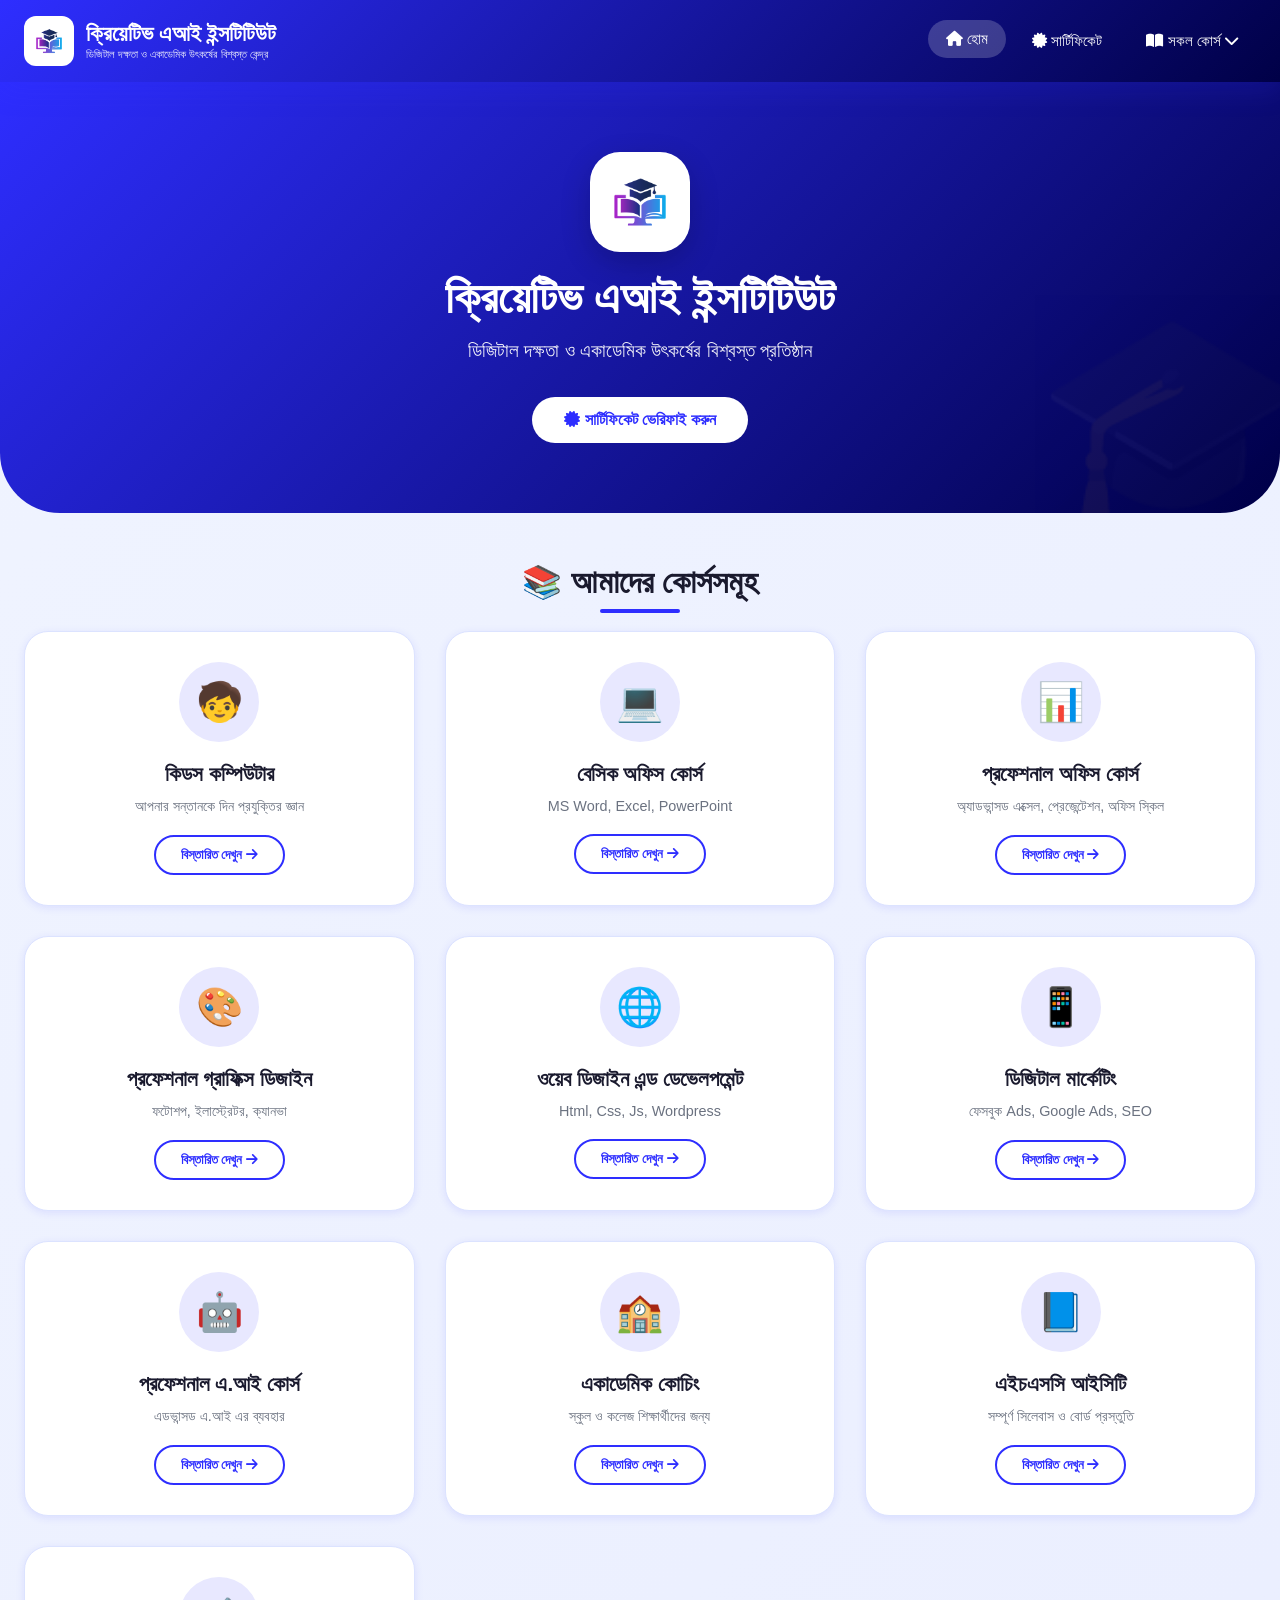
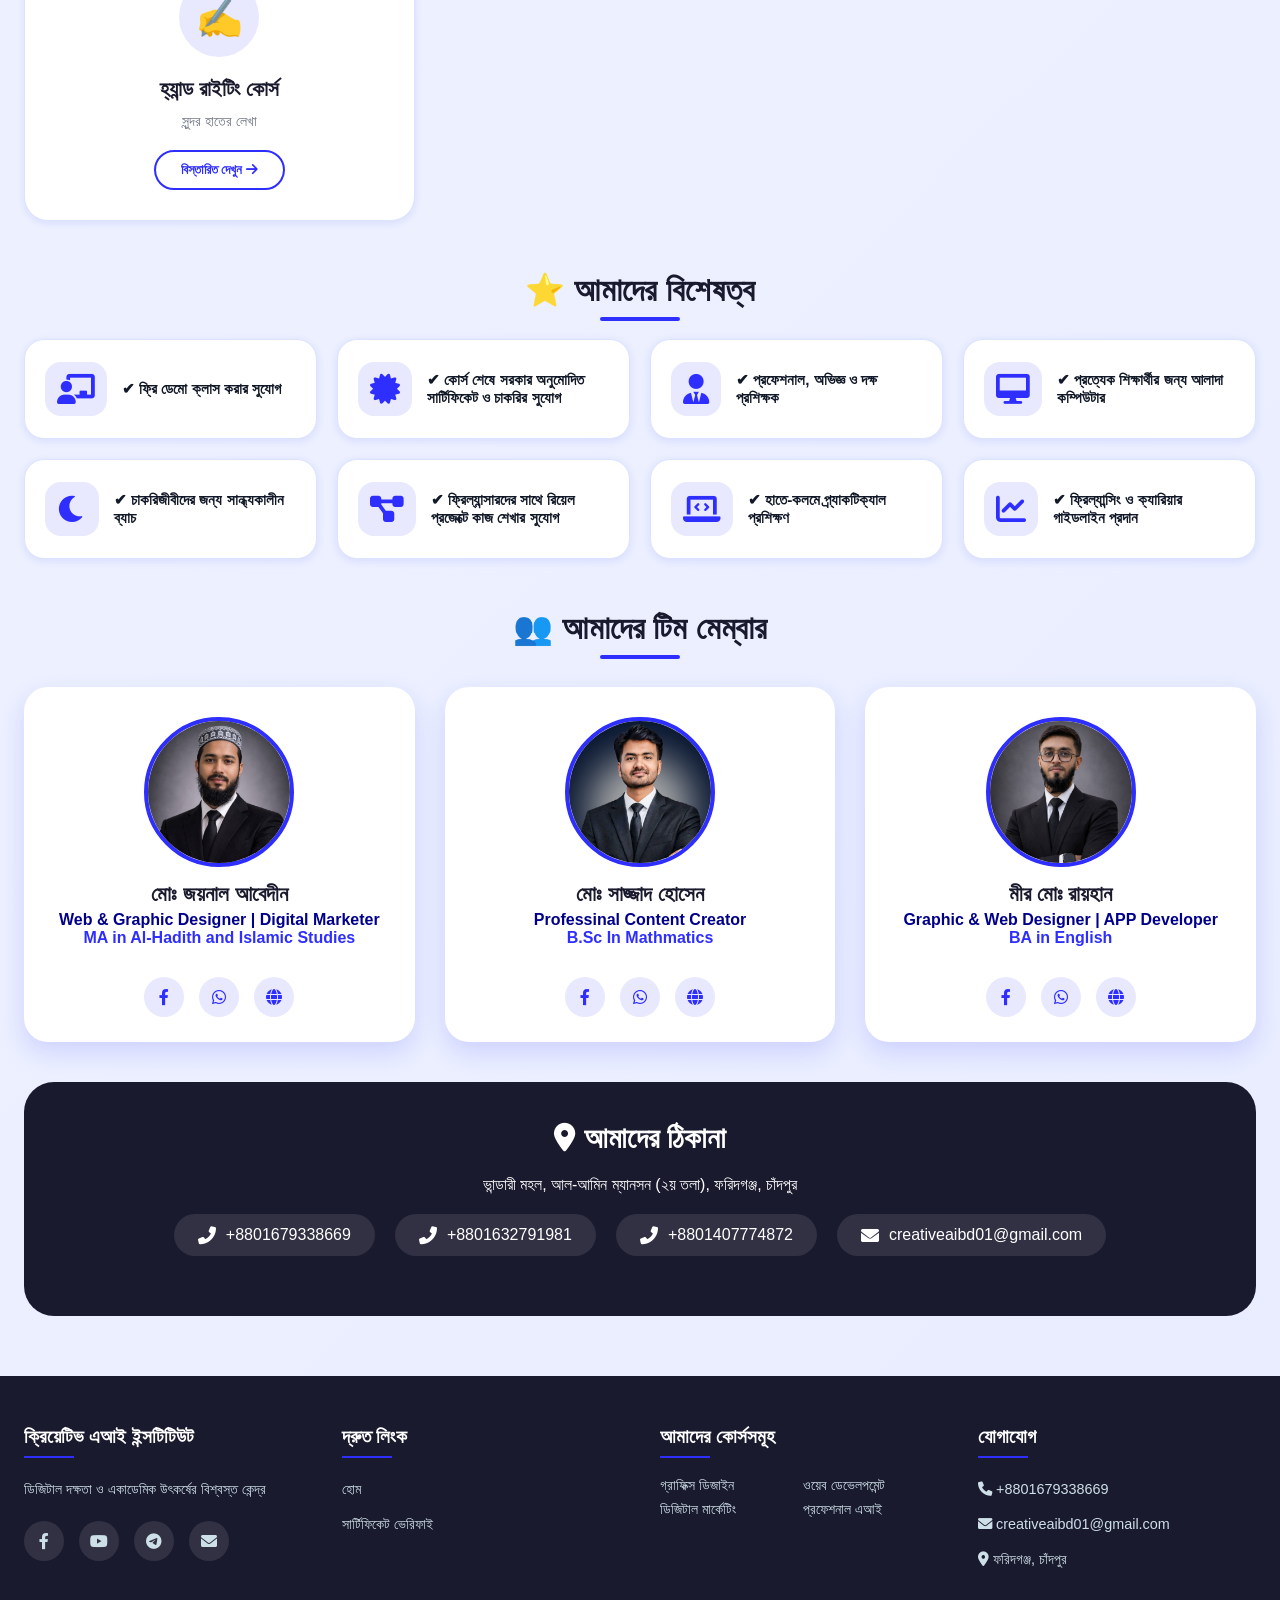
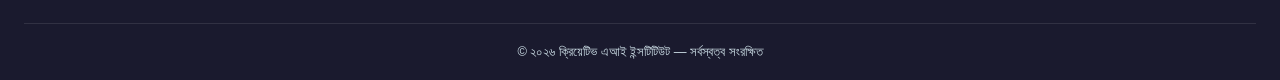
<file: index.html>
<!DOCTYPE html>
<html lang="bn">
<head>
    <meta charset="UTF-8">
    <meta name="viewport" content="width=device-width, initial-scale=1.0">
    <title>ক্রিয়েটিভ এআই ইন্সটিটিউট | ডিজিটাল দক্ষতা ও একাডেমিক উৎকর্ষ</title>
    <link rel="stylesheet" href="assets/css/style.css">
    <link href="https://fonts.googleapis.com/css2?family=Hind+Siliguri:wght@300;400;500;600;700&display=swap" rel="stylesheet">
    <link rel="stylesheet" href="https://cdnjs.cloudflare.com/ajax/libs/font-awesome/6.0.0-beta3/css/all.min.css">
</head>
<body>

<!-- ========== HEADER ========== -->
<header class="main-header">
    <div class="container">
        <div class="header-content">
            <div class="logo" onclick="location.href='index.html'">
                <img src="image/logo.png" alt="Logo" class="logo-img">
                <div class="logo-text">
                    <h1>ক্রিয়েটিভ এআই ইন্সটিটিউট</h1>
                    <p>ডিজিটাল দক্ষতা ও একাডেমিক উৎকর্ষের বিশ্বস্ত কেন্দ্র</p>
                </div>
            </div>
            <button class="hamburger" id="hamburger">
                <span></span>
                <span></span>
                <span></span>
            </button>
            <nav class="nav-menu" id="navMenu">
                <a href="index.html"><i class="fas fa-home"></i> হোম</a>
                <a href="certificate.html"><i class="fas fa-certificate"></i> সার্টিফিকেট</a>
                <div class="dropdown">
                    <button class="dropbtn"><i class="fas fa-book-open"></i> সকল কোর্স <i class="fas fa-chevron-down"></i></button>
                    <div class="dropdown-content">
                        <a href="course-details/kids-computer.html"><i class="fas fa-child"></i> কিডস কম্পিউটার</a>
                        <a href="course-details/basic-office.html"><i class="fas fa-laptop"></i> বেসিক অফিস</a>
                        <a href="course-details/professional-office.html"><i class="fas fa-chart-line"></i> প্রফেশনাল অফিস</a>
                        <a href="course-details/graphic-design.html"><i class="fas fa-palette"></i> গ্রাফিক্স ডিজাইন</a>
                        <a href="course-details/web-development.html"><i class="fas fa-code"></i> ওয়েব ডিজাইন ও ডেভেলপমেন্ট</a>
                        <a href="course-details/digital-marketing.html"><i class="fas fa-bullhorn"></i> ডিজিটাল মার্কেটিং</a>
                        <a href="course-details/professional-ai.html"><i class="fas fa-robot"></i> প্রফেশনাল এ.আই</a>
                        <a href="course-details/academic-coaching.html"><i class="fas fa-chalkboard-user"></i> একাডেমিক কোচিং</a>
                        <a href="course-details/hsc-ict.html"><i class="fas fa-book"></i> এইচএসসি আইসিটি</a>
                        <a href="course-details/hand-writing.html"><i class="fas fa-pen-fancy"></i> হ্যান্ড রাইটিং</a>
                    </div>
                </div>
            </nav>
        </div>
    </div>
</header>

<!-- ========== HERO SECTION ========== -->
<section class="hero-section">
    <div class="container">
        <div class="hero-logo">
            <img src="image/logo.png" alt="Creative AI Institute">
        </div>
        <h1>ক্রিয়েটিভ এআই ইন্সটিটিউট</h1>
        <p>ডিজিটাল দক্ষতা ও একাডেমিক উৎকর্ষের বিশ্বস্ত প্রতিষ্ঠান</p>
        <div class="hero-buttons">
            <a href="certificate.html" class="btn" style="background: white; color: var(--primary);"><i class="fas fa-certificate"></i> সার্টিফিকেট ভেরিফাই করুন</a>
        </div>
    </div>
</section>

<!-- ========== COURSES SECTION ========== -->
<div class="container">
    <h2 class="section-title">📚 আমাদের কোর্সসমূহ</h2>
    <div class="courses-grid">
        <div class="course-card" onclick="location.href='course-details/kids-computer.html'">
            <div class="course-icon">🧒</div>
            <h3>কিডস কম্পিউটার</h3>
            <p>আপনার সন্তানকে দিন প্রযুক্তির জ্ঞান</p>
            <button class="btn-details">বিস্তারিত দেখুন <i class="fas fa-arrow-right"></i></button>
        </div>
        <div class="course-card" onclick="location.href='course-details/basic-office.html'">
            <div class="course-icon">💻</div>
            <h3>বেসিক অফিস কোর্স</h3>
            <p>MS Word, Excel, PowerPoint</p>
            <button class="btn-details">বিস্তারিত দেখুন <i class="fas fa-arrow-right"></i></button>
        </div>
        <div class="course-card" onclick="location.href='course-details/professional-office.html'">
            <div class="course-icon">📊</div>
            <h3>প্রফেশনাল অফিস কোর্স</h3>
            <p>অ্যাডভান্সড এক্সেল, প্রেজেন্টেশন, অফিস স্কিল</p>
            <button class="btn-details">বিস্তারিত দেখুন <i class="fas fa-arrow-right"></i></button>
        </div>
        <div class="course-card" onclick="location.href='course-details/graphic-design.html'">
            <div class="course-icon">🎨</div>
            <h3>প্রফেশনাল গ্রাফিক্স ডিজাইন</h3>
            <p>ফটোশপ, ইলাস্ট্রেটর, ক্যানভা</p>
            <button class="btn-details">বিস্তারিত দেখুন <i class="fas fa-arrow-right"></i></button>
        </div>
        <div class="course-card" onclick="location.href='course-details/web-development.html'">
            <div class="course-icon">🌐</div>
            <h3>ওয়েব ডিজাইন এন্ড ডেভেলপমেন্ট</h3>
            <p>Html, Css, Js, Wordpress</p>
            <button class="btn-details">বিস্তারিত দেখুন <i class="fas fa-arrow-right"></i></button>
        </div>
        <div class="course-card" onclick="location.href='course-details/digital-marketing.html'">
            <div class="course-icon">📱</div>
            <h3>ডিজিটাল মার্কেটিং</h3>
            <p>ফেসবুক Ads, Google Ads, SEO</p>
            <button class="btn-details">বিস্তারিত দেখুন <i class="fas fa-arrow-right"></i></button>
        </div>
        <div class="course-card" onclick="location.href='course-details/professional-ai.html'">
            <div class="course-icon">🤖</div>
            <h3>প্রফেশনাল এ.আই কোর্স</h3>
            <p>এডভান্সড এ.আই এর ব্যবহার</p>
            <button class="btn-details">বিস্তারিত দেখুন <i class="fas fa-arrow-right"></i></button>
        </div>
        <div class="course-card" onclick="location.href='course-details/academic-coaching.html'">
            <div class="course-icon">🏫</div>
            <h3>একাডেমিক কোচিং</h3>
            <p>স্কুল ও কলেজ শিক্ষার্থীদের জন্য</p>
            <button class="btn-details">বিস্তারিত দেখুন <i class="fas fa-arrow-right"></i></button>
        </div>
        <div class="course-card" onclick="location.href='course-details/hsc-ict.html'">
            <div class="course-icon">📘</div>
            <h3>এইচএসসি আইসিটি</h3>
            <p>সম্পূর্ণ সিলেবাস ও বোর্ড প্রস্তুতি</p>
            <button class="btn-details">বিস্তারিত দেখুন <i class="fas fa-arrow-right"></i></button>
        </div>
        <div class="course-card" onclick="location.href='course-details/hand-writing.html'">
            <div class="course-icon">✍️</div>
            <h3>হ্যান্ড রাইটিং কোর্স</h3>
            <p>সুন্দর হাতের লেখা</p>
            <button class="btn-details">বিস্তারিত দেখুন <i class="fas fa-arrow-right"></i></button>
        </div>
    </div>

    <!-- ========== FEATURES ========== -->
    <h2 class="section-title">⭐ আমাদের বিশেষত্ব</h2>
    <div class="features-grid">
        <div class="feature-item"><i class="fas fa-chalkboard-user"></i><span>✔ ফ্রি ডেমো ক্লাস করার সুযোগ</span></div>
        <div class="feature-item"><i class="fas fa-certificate"></i><span>✔ কোর্স শেষে সরকার অনুমোদিত সার্টিফিকেট ও চাকরির সুযোগ</span></div>
        <div class="feature-item"><i class="fas fa-user-tie"></i><span>✔ প্রফেশনাল, অভিজ্ঞ ও দক্ষ প্রশিক্ষক</span></div>
        <div class="feature-item"><i class="fas fa-desktop"></i><span>✔ প্রত্যেক শিক্ষার্থীর জন্য আলাদা কম্পিউটার</span></div>
        <div class="feature-item"><i class="fas fa-moon"></i><span>✔ চাকরিজীবীদের জন্য সান্ধ্যকালীন ব্যাচ</span></div>
        <div class="feature-item"><i class="fas fa-project-diagram"></i><span>✔ ফ্রিল্যান্সারদের সাথে রিয়েল প্রজেক্টে কাজ শেখার সুযোগ</span></div>
        <div class="feature-item"><i class="fas fa-laptop-code"></i><span>✔ হাতে-কলমে প্র্যাকটিক্যাল প্রশিক্ষণ</span></div>
        <div class="feature-item"><i class="fas fa-chart-line"></i><span>✔ ফ্রিল্যান্সিং ও ক্যারিয়ার গাইডলাইন প্রদান</span></div>
    </div>

    <!-- ========== TEAM ========== -->
    <h2 class="section-title">👥 আমাদের টিম মেম্বার</h2>
    <div class="team-grid">
        <div class="team-card">
            <img src="image/joynal.jpg" alt="Md. Joynal Abedin" class="team-image" onerror="this.src='https://via.placeholder.com/150/EB5330/white?text=JOYNAL'">
            <h3>মোঃ জয়নাল আবেদীন</h3>
            <p class="designation"> <span style="color:#00008B"> Web & Graphic Designer | Digital Marketer </span><br> MA in Al-Hadith and Islamic Studies</p>
            <div class="team-social">
                <a href="https://facebook.com/joynalar69/"><i class="fab fa-facebook-f"></i></a>
                <a href="https://wa.me/8801679338669"><i class="fab fa-whatsapp"></i></a>
                <a href="https://joynalar.netlify.app"><i class="fas fa-globe"></i></a>
            </div>
        </div>
        <div class="team-card">
            <img src="image/sazzad.jpg" alt="Md. Sajjad Hossain" class="team-image" onerror="this.src='https://via.placeholder.com/150/EB5330/white?text=SAJJAD'">
            <h3>মোঃ সাজ্জাদ হোসেন</h3>
            <p class="designation"><span style="color:#00008B"> Professinal Content Creator </span><br>B.Sc In Mathmatics</p>
            <div class="team-social">
                <a href="https://www.facebook.com/share/18qDtC4cmH/"><i class="fab fa-facebook-f"></i></a>
                <a href="https://wa.me/8801632791981"><i class="fab fa-whatsapp"></i></a>
                <a href="https://creativesazzad.netlify.app/"><i class="fas fa-globe"></i></a>
            </div>
        </div>
        <div class="team-card">
            <img src="image/rashed.jpg" alt="Md. Rashed Raihan" class="team-image" onerror="this.src='https://via.placeholder.com/150/EB5330/white?text=RASHED'">
            <h3>মীর মোঃ রায়হান</h3>
            <p class="designation"><span style="color:#00008B"> Graphic & Web Designer | APP Developer </span><br>BA in English</p>
            <div class="team-social">
                <a href="https://www.facebook.com/TechRashadRaihan"><i class="fab fa-facebook-f"></i></a>
                <a href="https://wa.me/8801407774872"><i class="fab fa-whatsapp"></i></a>
                <a href="https://techrashad.github.io/Portfolio/"><i class="fas fa-globe"></i></a>
            </div>
        </div>
    </div>

    <!-- ========== CONTACT ========== -->
    <div class="contact-info">
        <h3><i class="fas fa-map-marker-alt"></i> আমাদের ঠিকানা</h3>
        <p>ভান্ডারী মহল, আল-আমিন ম্যানসন (২য় তলা), ফরিদগঞ্জ, চাঁদপুর</p>
        <div class="contact-details">
            <div><i class="fas fa-phone-alt"></i> +8801679338669</div>
            <div><i class="fas fa-phone-alt"></i> +8801632791981</div>
            <div><i class="fas fa-phone-alt"></i> +8801407774872</div>
            <div><i class="fas fa-envelope"></i> creativeaibd01@gmail.com</div>
        </div>
    </div>
</div>

<!-- ========== FOOTER ========== -->
<footer class="main-footer">
    <div class="container">
        <div class="footer-content">
            <div class="footer-col">
                <h3>ক্রিয়েটিভ এআই ইন্সটিটিউট</h3>
                <p>ডিজিটাল দক্ষতা ও একাডেমিক উৎকর্ষের বিশ্বস্ত কেন্দ্র</p>
                <div class="social-links-footer">
                    <a href="https://www.facebook.com/share/17eVQiakV6/"><i class="fab fa-facebook-f"></i></a>
                    <a href="#"><i class="fab fa-youtube"></i></a>
					
                    <a href="#"><i class="fab fa-telegram-plane"></i></a>
					<a href="#"><i class="fa fa-envelope"></i></a>
                </div>
            </div>
            <div class="footer-col">
                <h3>দ্রুত লিংক</h3>
                <p><a href="index.html">হোম</a></p>
                <p><a href="certificate.html">সার্টিফিকেট ভেরিফাই</a></p>
            </div>
            <div class="footer-col">
                <h3>আমাদের কোর্সসমূহ</h3>
                <div class="footer-course-links">
                    <a href="course-details/graphic-design.html">গ্রাফিক্স ডিজাইন</a>
                    <a href="course-details/web-development.html">ওয়েব ডেভেলপমেন্ট</a>
                    <a href="course-details/digital-marketing.html">ডিজিটাল মার্কেটিং</a>
                    <a href="course-details/professional-ai.html">প্রফেশনাল এআই</a>
                </div>
            </div>
            <div class="footer-col">
                <h3>যোগাযোগ</h3>
                <p><i class="fas fa-phone"></i> +8801679338669</p>
                <p><i class="fas fa-envelope"></i> creativeaibd01@gmail.com</p>
                <p><i class="fas fa-map-marker-alt"></i> ফরিদগঞ্জ, চাঁদপুর</p>
            </div>
        </div>
        <div class="footer-bottom">
            <p>© ২০২৬ ক্রিয়েটিভ এআই ইন্সটিটিউট — সর্বস্বত্ব সংরক্ষিত</p>
        </div>
    </div>
</footer>

<script src="assets/js/main.js"></script>
</body>
</html>
</file>
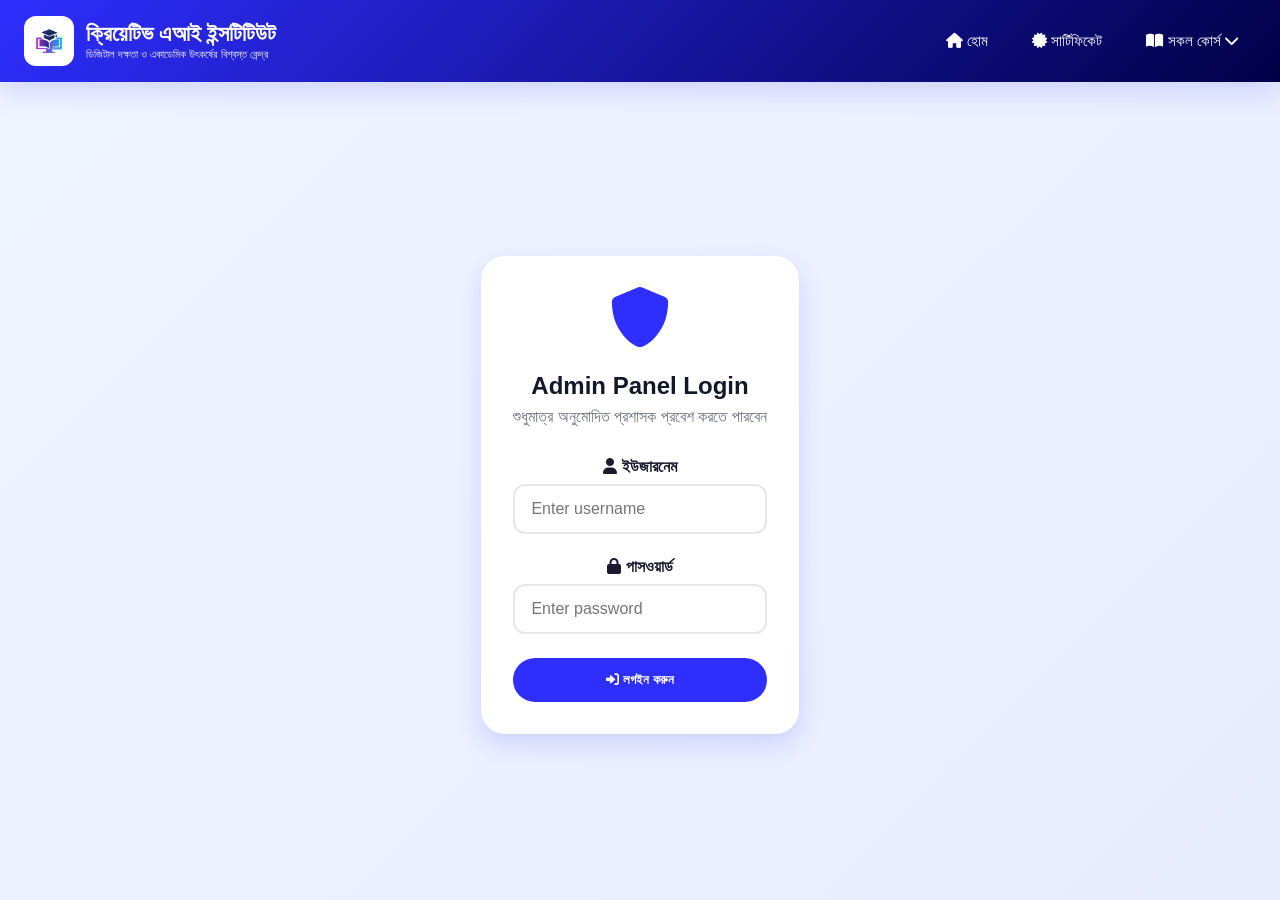
<file: admin-dashboard.html>
<!DOCTYPE html>
<html lang="bn">
<head>
    <meta charset="UTF-8">
    <meta name="viewport" content="width=device-width, initial-scale=1.0">
    <title>Admin Dashboard | Creative AI Institute</title>
    <link rel="stylesheet" href="assets/css/style.css">
    <link href="https://fonts.googleapis.com/css2?family=Hind+Siliguri:wght@300;400;500;600;700&display=swap" rel="stylesheet">
    <link rel="stylesheet" href="https://cdnjs.cloudflare.com/ajax/libs/font-awesome/6.0.0-beta3/css/all.min.css">
</head>
<body>

<header class="main-header">
    <div class="container">
        <div class="header-content">
            <div class="logo" onclick="location.href='index.html'">
                <img src="image/logo.png" alt="Logo" class="logo-img">
                <div class="logo-text">
                    <h1>ক্রিয়েটিভ এআই ইন্সটিটিউট</h1>
                    <p>ডিজিটাল দক্ষতা ও একাডেমিক উৎকর্ষের বিশ্বস্ত কেন্দ্র</p>
                </div>
            </div>
            <button class="hamburger" id="hamburger">
                <span></span>
                <span></span>
                <span></span>
            </button>
            <nav class="nav-menu" id="navMenu">
                <a href="index.html"><i class="fas fa-home"></i> হোম</a>
                <a href="certificate.html"><i class="fas fa-certificate"></i> সার্টিফিকেট</a>
                <div class="dropdown">
                    <button class="dropbtn"><i class="fas fa-book-open"></i> সকল কোর্স <i class="fas fa-chevron-down"></i></button>
                    <div class="dropdown-content">
                        <a href="course-details/kids-computer.html"><i class="fas fa-child"></i> কিডস কম্পিউটার</a>
                        <a href="course-details/basic-office.html"><i class="fas fa-laptop"></i> বেসিক অফিস</a>
                        <a href="course-details/professional-office.html"><i class="fas fa-chart-line"></i> প্রফেশনাল অফিস</a>
                        <a href="course-details/graphic-design.html"><i class="fas fa-palette"></i> গ্রাফিক্স ডিজাইন</a>
                        <a href="course-details/web-development.html"><i class="fas fa-code"></i> ওয়েব ডিজাইন ও ডেভেলপমেন্ট</a>
                        <a href="course-details/digital-marketing.html"><i class="fas fa-bullhorn"></i> ডিজিটাল মার্কেটিং</a>
                        <a href="course-details/professional-ai.html"><i class="fas fa-robot"></i> প্রফেশনাল এ.আই</a>
                        <a href="course-details/academic-coaching.html"><i class="fas fa-chalkboard-user"></i> একাডেমিক কোচিং</a>
                        <a href="course-details/hsc-ict.html"><i class="fas fa-book"></i> এইচএসসি আইসিটি</a>
                        <a href="course-details/hand-writing.html"><i class="fas fa-pen-fancy"></i> হ্যান্ড রাইটিং</a>
                    </div>
                </div>
            </nav>
        </div>
    </div>
</header>

<div class="container">
    <div id="dashboardAlert" class="alert"></div>
    
    <!-- Statistics -->
    <div style="display: grid; grid-template-columns: repeat(auto-fit, minmax(200px, 1fr)); gap: 20px; margin: 30px 0;">
        <div class="card" style="text-align: center;">
            <i class="fas fa-users" style="font-size: 40px; color: var(--primary);"></i>
            <h3 id="totalStudents">0</h3>
            <p>মোট শিক্ষার্থী</p>
        </div>
        <div class="card" style="text-align: center;">
            <i class="fas fa-certificate" style="font-size: 40px; color: var(--primary);"></i>
            <h3 id="totalCertificates">0</h3>
            <p>মোট সার্টিফিকেট</p>
        </div>
    </div>
    
    <!-- Add Student Form -->
    <div class="card">
        <h2 style="margin-bottom: 24px; color: var(--primary);"><i class="fas fa-plus-circle"></i> নতুন শিক্ষার্থীর তথ্য যোগ করুন</h2>
        
        <form id="studentForm">
            <div class="form-group">
                <label>পূর্ণ নাম *</label>
                <input type="text" id="fullName" required placeholder="মোঃ রহিম উদ্দিন">
            </div>
            
            <div class="form-group">
                <label>রোল/রেজিস্ট্রেশন নম্বর *</label>
                <input type="text" id="rollNo" required placeholder="ROL-2024-001">
            </div>
            
            <div class="form-group">
                <label>ইউনিক আইডি *</label>
                <input type="text" id="uniqueId" required placeholder="CAI-UID-101">
            </div>
            
            <div class="form-group">
                <label>কোর্স *</label>
                <select id="courseName" required>
                    <option value="">-- সিলেক্ট করুন --</option>
                    <option value="কিডস কম্পিউটার">কিডস কম্পিউটার</option>
                    <option value="বেসিক অফিস">বেসিক অফিস</option>
                    <option value="প্রফেশনাল অফিস">প্রফেশনাল অফিস</option>
                    <option value="প্রফেশনাল গ্রাফিক্স ডিজাইন">প্রফেশনাল গ্রাফিক্স ডিজাইন</option>
                    <option value="ওয়েব ডিজাইন এন্ড ডেভেলপমেন্ট">ওয়েব ডিজাইন এন্ড ডেভেলপমেন্ট</option>
                    <option value="ডিজিটাল মার্কেটিং">ডিজিটাল মার্কেটিং</option>
                    <option value="প্রফেশনাল এ.আই কোর্স">প্রফেশনাল এ.আই কোর্স</option>
                    <option value="একাডেমিক কোচিং">একাডেমিক কোচিং</option>
                    <option value="এইচএসসি আইসিটি">এইচএসসি আইসিটি</option>
                    <option value="হ্যান্ড রাইটিং কোর্স">হ্যান্ড রাইটিং কোর্স</option>
                </select>
            </div>
            
            <div class="form-group">
                <label>সার্টিফিকেট সিরিয়াল নম্বর *</label>
                <input type="text" id="certSerial" required placeholder="CAI-2024-001">
            </div>
            
            <div class="form-group">
                <label>মেয়াদ *</label>
                <input type="text" id="duration" required placeholder="৬ মাস / ১ বছর">
            </div>
            
            <div class="form-group">
                <label>পাশের বছর *</label>
                <input type="text" id="passYear" required placeholder="2024">
            </div>
            
            <div class="form-group">
                <label>ফলাফল/গ্রেড *</label>
                <select id="result" required>
                    <option value="A+">A+ (80% - 100%)</option>
                    <option value="A">A (70% - 79%)</option>
                    <option value="A-">A- (60% - 69%)</option>
                    <option value="B">B (50% - 59%)</option>
                    <option value="C">C (40% - 49%)</option>
                </select>
            </div>
            
            <button type="submit" class="btn-primary" style="width: 100%;">
                <i class="fas fa-save"></i> শিক্ষার্থীর তথ্য সংরক্ষণ করুন
            </button>
        </form>
    </div>
    
    <!-- Students List -->
    <div class="card">
        <h2 style="margin-bottom: 24px; color: var(--primary);"><i class="fas fa-list"></i> সকল শিক্ষার্থীর তালিকা</h2>
        <div class="table-container">
            <table>
                <thead>
                    <tr><th>নাম</th><th>সিরিয়াল নং</th><th>কোর্স</th><th>পাশের বছর</th><th>ফলাফল</th><th>অ্যাকশন</th></tr>
                </thead>
                <tbody id="studentsList"></tbody>
            </table>
        </div>
    </div>
</div>

<footer class="main-footer">
    <div class="container">
        <div class="footer-content">
            <div class="footer-col">
                <h3>ক্রিয়েটিভ এআই ইন্সটিটিউট</h3>
                <p>ডিজিটাল দক্ষতা ও একাডেমিক উৎকর্ষের বিশ্বস্ত কেন্দ্র</p>
            </div>
            <div class="footer-col">
                <h3>দ্রুত লিংক</h3>
                <p><a href="index.html">হোম</a></p>
                <p><a href="certificate.html">সার্টিফিকেট ভেরিফাই</a></p>
            </div>
            <div class="footer-col">
                <h3>যোগাযোগ</h3>
                <p><i class="fas fa-phone"></i> +8801679338669</p>
                <p><i class="fas fa-envelope"></i> creativeaibd01@gmail.com</p>
            </div>
        </div>
        <div class="footer-bottom">
            <p>© ২০২৬ ক্রিয়েটিভ এআই ইন্সটিটিউট</p>
        </div>
    </div>
</footer>

<script src="assets/js/main.js"></script>
</body>
</html>
</file>
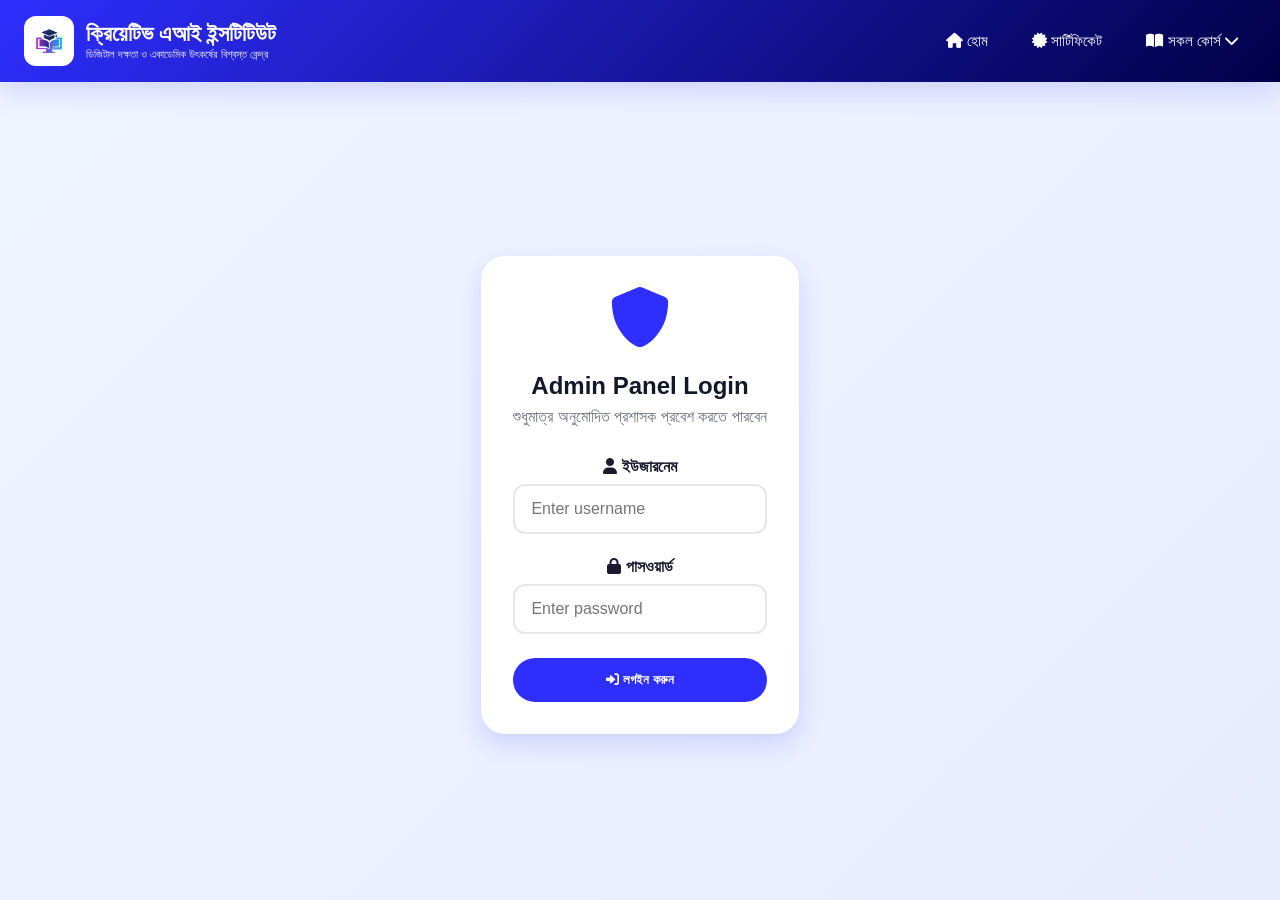
<file: admin-login.html>
<!DOCTYPE html>
<html lang="bn">
<head>
    <meta charset="UTF-8">
    <meta name="viewport" content="width=device-width, initial-scale=1.0">
    <title>Admin Login | Creative AI Institute</title>
    <link rel="stylesheet" href="assets/css/style.css">
    <link href="https://fonts.googleapis.com/css2?family=Hind+Siliguri:wght@300;400;500;600;700&display=swap" rel="stylesheet">
    <link rel="stylesheet" href="https://cdnjs.cloudflare.com/ajax/libs/font-awesome/6.0.0-beta3/css/all.min.css">
</head>
<body style="display: flex; align-items: center; justify-content: center; min-height: 100vh;">

<header class="main-header" style="position: fixed; top: 0; left: 0; right: 0;">
    <div class="container">
        <div class="header-content">
            <div class="logo" onclick="location.href='index.html'">
                <img src="image/logo.png" alt="Logo" class="logo-img">
                <div class="logo-text">
                    <h1>ক্রিয়েটিভ এআই ইন্সটিটিউট</h1>
                    <p>ডিজিটাল দক্ষতা ও একাডেমিক উৎকর্ষের বিশ্বস্ত কেন্দ্র</p>
                </div>
            </div>
            <button class="hamburger" id="hamburger">
                <span></span>
                <span></span>
                <span></span>
            </button>
            <nav class="nav-menu" id="navMenu">
                <a href="index.html"><i class="fas fa-home"></i> হোম</a>
                <a href="certificate.html"><i class="fas fa-certificate"></i> সার্টিফিকেট</a>
                <div class="dropdown">
                    <button class="dropbtn"><i class="fas fa-book-open"></i> সকল কোর্স <i class="fas fa-chevron-down"></i></button>
                    <div class="dropdown-content">
                        <a href="course-details/kids-computer.html"><i class="fas fa-child"></i> কিডস কম্পিউটার</a>
                        <a href="course-details/basic-office.html"><i class="fas fa-laptop"></i> বেসিক অফিস</a>
                        <a href="course-details/professional-office.html"><i class="fas fa-chart-line"></i> প্রফেশনাল অফিস</a>
                        <a href="course-details/graphic-design.html"><i class="fas fa-palette"></i> গ্রাফিক্স ডিজাইন</a>
                        <a href="course-details/web-development.html"><i class="fas fa-code"></i> ওয়েব ডিজাইন ও ডেভেলপমেন্ট</a>
                        <a href="course-details/digital-marketing.html"><i class="fas fa-bullhorn"></i> ডিজিটাল মার্কেটিং</a>
                        <a href="course-details/professional-ai.html"><i class="fas fa-robot"></i> প্রফেশনাল এ.আই</a>
                        <a href="course-details/academic-coaching.html"><i class="fas fa-chalkboard-user"></i> একাডেমিক কোচিং</a>
                        <a href="course-details/hsc-ict.html"><i class="fas fa-book"></i> এইচএসসি আইসিটি</a>
                        <a href="course-details/hand-writing.html"><i class="fas fa-pen-fancy"></i> হ্যান্ড রাইটিং</a>
                    </div>
                </div>
            </nav>
        </div>
    </div>
</header>

<div class="container" style="max-width: 500px; margin-top: 120px;">
    <div class="card" style="text-align: center;">
        <div style="margin-bottom: 24px;">
            <i class="fas fa-shield-alt" style="font-size: 60px; color: var(--primary);"></i>
        </div>
        <h2 style="margin-bottom: 8px;">Admin Panel Login</h2>
        <p style="color: var(--gray); margin-bottom: 32px;">শুধুমাত্র অনুমোদিত প্রশাসক প্রবেশ করতে পারবেন</p>
        
        <div id="loginAlert" class="alert"></div>
        
        <form id="loginForm">
            <div class="form-group">
                <label><i class="fas fa-user"></i> ইউজারনেম</label>
                <input type="text" id="username" placeholder="Enter username" required>
            </div>
            <div class="form-group">
                <label><i class="fas fa-lock"></i> পাসওয়ার্ড</label>
                <input type="password" id="password" placeholder="Enter password" required>
            </div>
            <button type="submit" class="btn-primary" style="width: 100%;">
                <i class="fas fa-sign-in-alt"></i> লগইন করুন
            </button>
        </form>
    </div>
</div>

<script src="assets/js/main.js"></script>
</body>
</html>
</file>
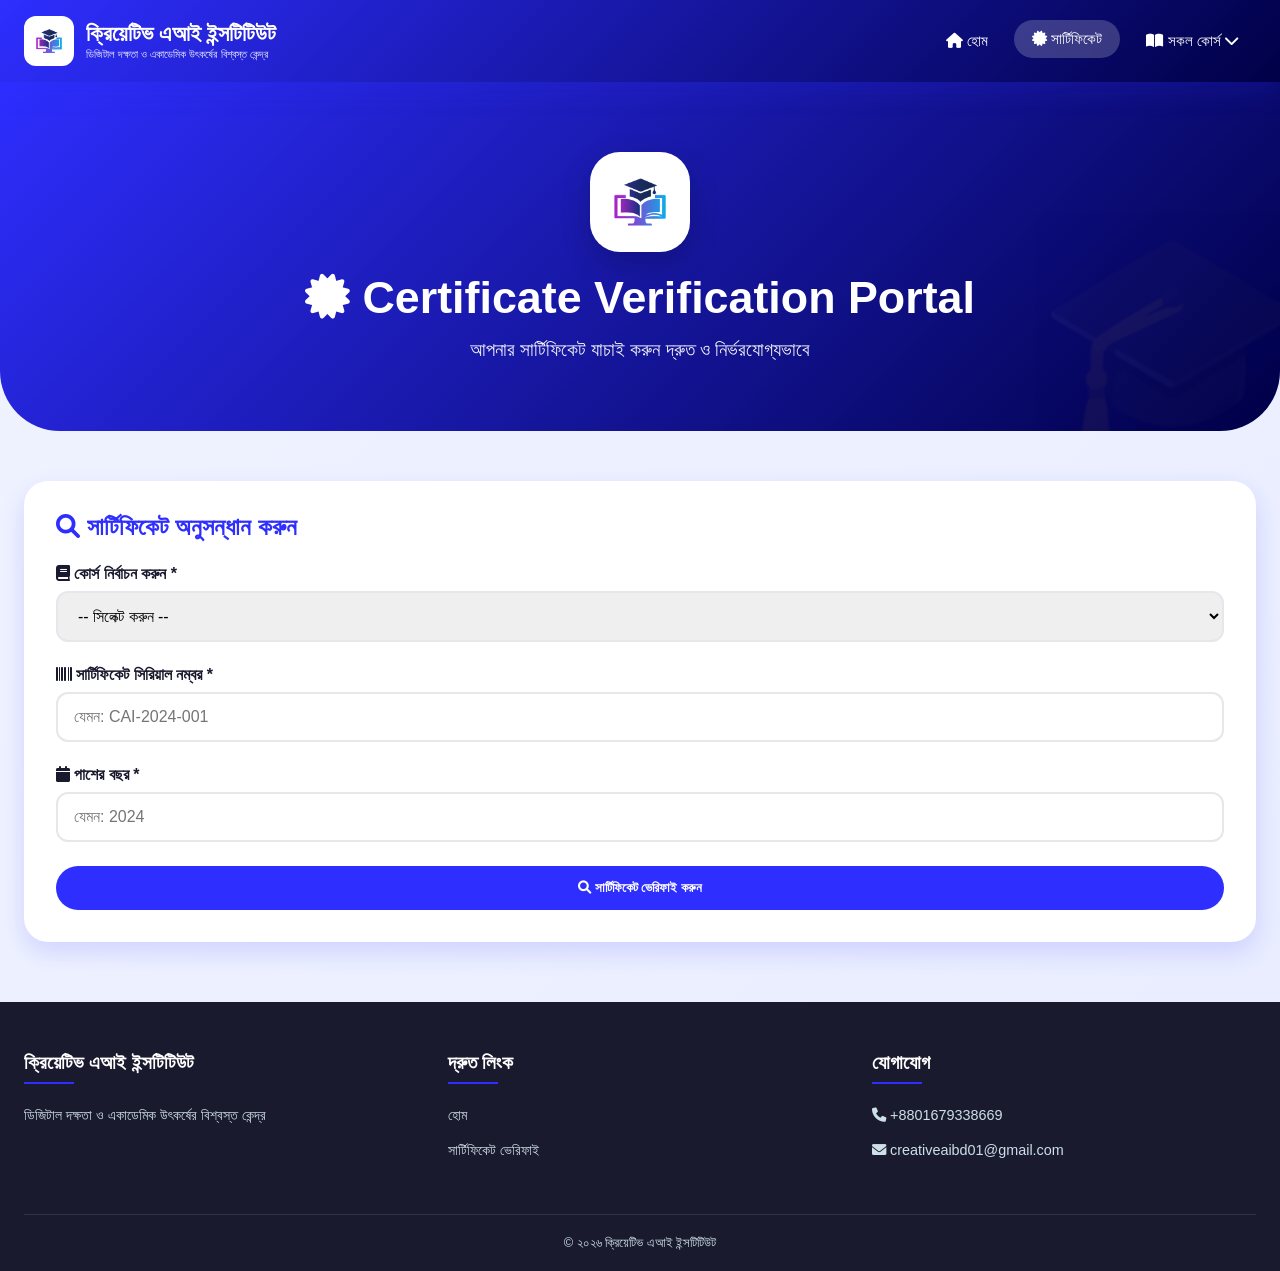
<file: certificate.html>
<!DOCTYPE html>
<html lang="bn">
<head>
    <meta charset="UTF-8">
    <meta name="viewport" content="width=device-width, initial-scale=1.0">
    <title>Certificate Verification | Creative AI Institute</title>
    <link rel="stylesheet" href="assets/css/style.css">
    <link href="https://fonts.googleapis.com/css2?family=Hind+Siliguri:wght@300;400;500;600;700&display=swap" rel="stylesheet">
    <link rel="stylesheet" href="https://cdnjs.cloudflare.com/ajax/libs/font-awesome/6.0.0-beta3/css/all.min.css">
</head>
<body>

<header class="main-header">
    <div class="container">
        <div class="header-content">
            <div class="logo" onclick="location.href='index.html'">
                <img src="image/logo.png" alt="Logo" class="logo-img">
                <div class="logo-text">
                    <h1>ক্রিয়েটিভ এআই ইন্সটিটিউট</h1>
                    <p>ডিজিটাল দক্ষতা ও একাডেমিক উৎকর্ষের বিশ্বস্ত কেন্দ্র</p>
                </div>
            </div>
            <button class="hamburger" id="hamburger">
                <span></span>
                <span></span>
                <span></span>
            </button>
            <nav class="nav-menu" id="navMenu">
                <a href="index.html"><i class="fas fa-home"></i> হোম</a>
                <a href="certificate.html" class="active"><i class="fas fa-certificate"></i> সার্টিফিকেট</a>
                <div class="dropdown">
                    <button class="dropbtn"><i class="fas fa-book-open"></i> সকল কোর্স <i class="fas fa-chevron-down"></i></button>
                    <div class="dropdown-content">
                        <a href="course-details/kids-computer.html"><i class="fas fa-child"></i> কিডস কম্পিউটার</a>
                        <a href="course-details/basic-office.html"><i class="fas fa-laptop"></i> বেসিক অফিস</a>
                        <a href="course-details/professional-office.html"><i class="fas fa-chart-line"></i> প্রফেশনাল অফিস</a>
                        <a href="course-details/graphic-design.html"><i class="fas fa-palette"></i> গ্রাফিক্স ডিজাইন</a>
                        <a href="course-details/web-development.html"><i class="fas fa-code"></i> ওয়েব ডিজাইন ও ডেভেলপমেন্ট</a>
                        <a href="course-details/digital-marketing.html"><i class="fas fa-bullhorn"></i> ডিজিটাল মার্কেটিং</a>
                        <a href="course-details/professional-ai.html"><i class="fas fa-robot"></i> প্রফেশনাল এ.আই</a>
                        <a href="course-details/academic-coaching.html"><i class="fas fa-chalkboard-user"></i> একাডেমিক কোচিং</a>
                        <a href="course-details/hsc-ict.html"><i class="fas fa-book"></i> এইচএসসি আইসিটি</a>
                        <a href="course-details/hand-writing.html"><i class="fas fa-pen-fancy"></i> হ্যান্ড রাইটিং</a>
                    </div>
                </div>
            </nav>
        </div>
    </div>
</header>

<section class="hero-section">
    <div class="container">
        <div class="hero-logo">
            <img src="image/logo.png" alt="Creative AI Institute">
        </div>
        <h1><i class="fas fa-certificate"></i> Certificate Verification Portal</h1>
        <p>আপনার সার্টিফিকেট যাচাই করুন দ্রুত ও নির্ভরযোগ্যভাবে</p>
    </div>
</section>

<div class="container">
    <div class="card">
        <h2 style="margin-bottom: 24px; color: var(--primary);"><i class="fas fa-search"></i> সার্টিফিকেট অনুসন্ধান করুন</h2>
        
        <div id="alertMessage" class="alert"></div>
        
        <form id="searchForm">
            <div class="form-group">
                <label><i class="fas fa-book"></i> কোর্স নির্বাচন করুন *</label>
                <select id="course" required>
                    <option value="">-- সিলেক্ট করুন --</option>
                    <option value="কিডস কম্পিউটার">🧒 কিডস কম্পিউটার</option>
                    <option value="বেসিক অফিস">💻 বেসিক অফিস কোর্স</option>
                    <option value="প্রফেশনাল অফিস">📊 প্রফেশনাল অফিস কোর্স</option>
                    <option value="প্রফেশনাল গ্রাফিক্স ডিজাইন">🎨 প্রফেশনাল গ্রাফিক্স ডিজাইন</option>
                    <option value="ওয়েব ডিজাইন এন্ড ডেভেলপমেন্ট">🌐 ওয়েব ডিজাইন এন্ড ডেভেলপমেন্ট</option>
                    <option value="ডিজিটাল মার্কেটিং">📱 ডিজিটাল মার্কেটিং</option>
                    <option value="প্রফেশনাল এ.আই কোর্স">🤖 প্রফেশনাল এ.আই কোর্স</option>
                    <option value="একাডেমিক কোচিং">🏫 একাডেমিক কোচিং</option>
                    <option value="এইচএসসি আইসিটি">📘 এইচএসসি আইসিটি</option>
                    <option value="হ্যান্ড রাইটিং কোর্স">✍️ হ্যান্ড রাইটিং কোর্স</option>
                </select>
            </div>
            
            <div class="form-group">
                <label><i class="fas fa-barcode"></i> সার্টিফিকেট সিরিয়াল নম্বর *</label>
                <input type="text" id="serialNo" placeholder="যেমন: CAI-2024-001" required>
            </div>
            
            <div class="form-group">
                <label><i class="fas fa-calendar"></i> পাশের বছর *</label>
                <input type="text" id="year" placeholder="যেমন: 2024" required>
            </div>
            
            <button type="submit" class="btn-primary" style="width: 100%;">
                <i class="fas fa-search"></i> সার্টিফিকেট ভেরিফাই করুন
            </button>
        </form>
    </div>
    
    <div id="certificateResult" class="certificate-result">
        <div class="certificate-header">
            <h2 style="color: var(--primary);">✅ বৈধ সার্টিফিকেট</h2>
            <p><i class="fas fa-check-circle"></i> নিচের তথ্যগুলো যাচাই করুন</p>
        </div>
        <div class="certificate-details" id="certificateDetails"></div>
        <div style="text-align: center; margin-top: 24px;">
            <button onclick="window.print()" class="btn-primary" style="background: var(--secondary);">
                <i class="fas fa-print"></i> ডাউনলোড / প্রিন্ট
            </button>
        </div>
    </div>
</div>

<footer class="main-footer">
    <div class="container">
        <div class="footer-content">
            <div class="footer-col">
                <h3>ক্রিয়েটিভ এআই ইন্সটিটিউট</h3>
                <p>ডিজিটাল দক্ষতা ও একাডেমিক উৎকর্ষের বিশ্বস্ত কেন্দ্র</p>
            </div>
            <div class="footer-col">
                <h3>দ্রুত লিংক</h3>
                <p><a href="index.html">হোম</a></p>
                <p><a href="certificate.html">সার্টিফিকেট ভেরিফাই</a></p>
            </div>
            <div class="footer-col">
                <h3>যোগাযোগ</h3>
                <p><i class="fas fa-phone"></i> +8801679338669</p>
                <p><i class="fas fa-envelope"></i> creativeaibd01@gmail.com</p>
            </div>
        </div>
        <div class="footer-bottom">
            <p>© ২০২৬ ক্রিয়েটিভ এআই ইন্সটিটিউট</p>
        </div>
    </div>
</footer>

<script src="assets/js/main.js"></script>
</body>
</html>
</file>
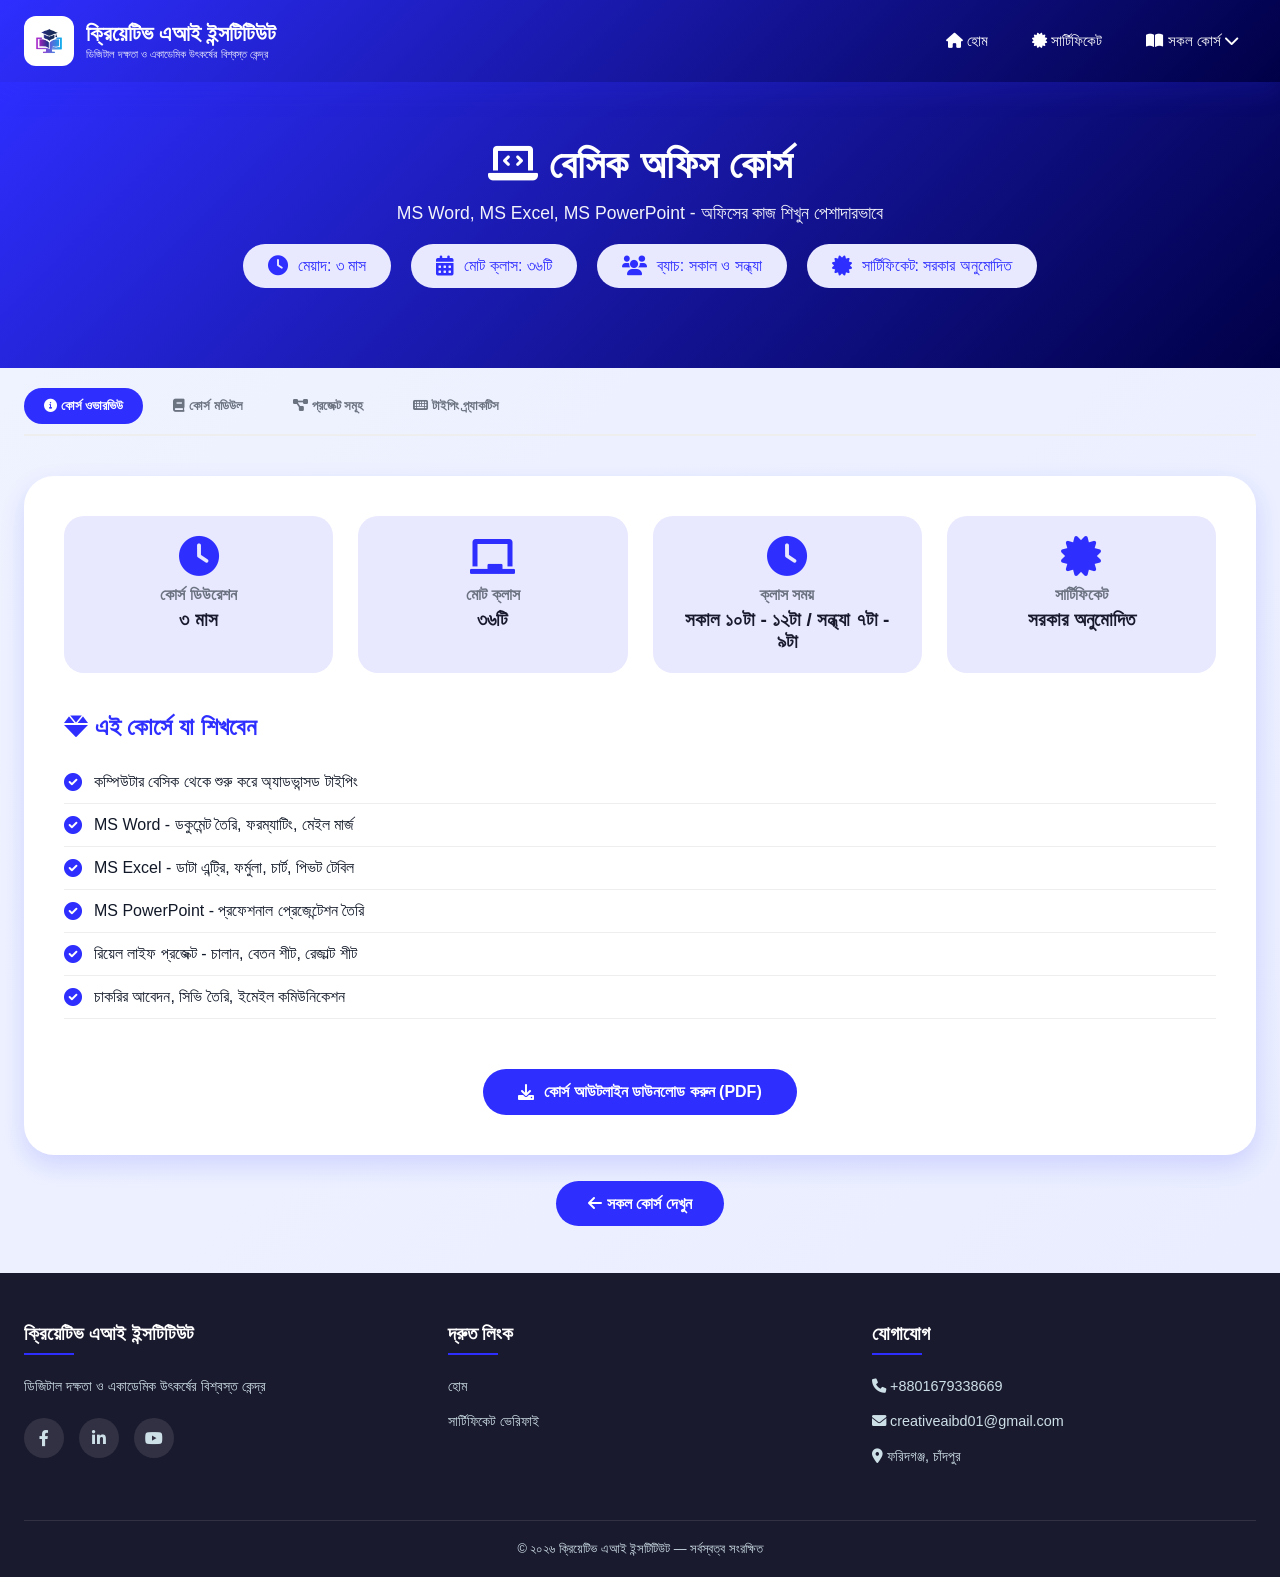
<file: course-details/basic-office.html>
<!DOCTYPE html>
<html lang="bn">
<head>
    <meta charset="UTF-8">
    <meta name="viewport" content="width=device-width, initial-scale=1.0">
    <title>বেসিক অফিস কোর্স | Creative AI Institute</title>
    <link rel="stylesheet" href="../assets/css/style.css">
    <link href="https://fonts.googleapis.com/css2?family=Hind+Siliguri:wght@300;400;500;600;700&display=swap" rel="stylesheet">
    <link rel="stylesheet" href="https://cdnjs.cloudflare.com/ajax/libs/font-awesome/6.0.0-beta3/css/all.min.css">
    <style>
        /* অতিরিক্ত কাস্টম স্টাইল */
        .module-card {
            background: white;
            border-radius: 20px;
            padding: 25px;
            margin-bottom: 30px;
            box-shadow: 0 5px 20px rgba(0,0,0,0.05);
            border-left: 4px solid var(--primary);
            transition: all 0.3s;
        }
        .module-card:hover {
            transform: translateX(5px);
            box-shadow: 0 10px 30px rgba(46,46,255,0.15);
        }
        .module-title {
            font-size: 1.5rem;
            font-weight: 700;
            color: var(--primary);
            margin-bottom: 20px;
            display: flex;
            align-items: center;
            gap: 12px;
        }
        .module-title i {
            font-size: 2rem;
        }
        .class-grid {
            display: grid;
            grid-template-columns: repeat(auto-fill, minmax(200px, 1fr));
            gap: 15px;
            margin-top: 15px;
        }
        .class-item {
            background: var(--primary-light);
            padding: 12px 15px;
            border-radius: 12px;
            display: flex;
            align-items: center;
            gap: 10px;
            transition: all 0.3s;
        }
        .class-item:hover {
            background: var(--primary);
            color: white;
            transform: translateY(-3px);
        }
        .class-item i {
            font-size: 18px;
            color: var(--primary);
        }
        .class-item:hover i {
            color: white;
        }
        .class-number {
            font-weight: 700;
            min-width: 60px;
        }
        .topic-list {
            list-style: none;
            padding: 0;
        }
        .topic-list li {
            padding: 10px 0;
            border-bottom: 1px solid #eee;
            display: flex;
            align-items: flex-start;
            gap: 12px;
        }
        .topic-list li i {
            color: var(--primary);
            margin-top: 3px;
        }
        .project-badge {
            display: inline-block;
            background: var(--primary-light);
            color: var(--primary);
            padding: 5px 12px;
            border-radius: 20px;
            font-size: 0.8rem;
            margin: 5px 5px 0 0;
        }
        .keyboard-table {
            overflow-x: auto;
            margin: 20px 0;
        }
        .keyboard-table table {
            width: 100%;
            border-collapse: collapse;
            background: white;
            border-radius: 16px;
            overflow: hidden;
        }
        .keyboard-table th {
            background: var(--primary);
            color: white;
            padding: 12px;
        }
        .keyboard-table td {
            padding: 10px;
            border: 1px solid #ddd;
            text-align: center;
        }
        .keyboard-table tr:hover {
            background: var(--primary-light);
        }
        .duration-badge {
            display: inline-flex;
            align-items: center;
            gap: 8px;
            background: var(--primary);
            color: white;
            padding: 8px 20px;
            border-radius: 30px;
            font-size: 1rem;
        }
        .info-bar {
            display: flex;
            flex-wrap: wrap;
            gap: 20px;
            justify-content: center;
            margin: 20px 0;
        }
        .info-item {
            background: var(--primary-light);
            padding: 12px 25px;
            border-radius: 40px;
            display: flex;
            align-items: center;
            gap: 10px;
			color: #2e2eff;
        }
        .info-item i {
            font-size: 20px;
            color: var(--primary);
        }
        .typing-practice {
            background: linear-gradient(135deg, #f0f4ff 0%, #e8ecff 100%);
            border-radius: 20px;
            padding: 20px;
            margin: 20px 0;
        }
        .bangla-text {
            font-size: 1.2rem;
            line-height: 1.8;
            background: white;
            padding: 20px;
            border-radius: 16px;
            border-left: 4px solid var(--primary);
        }
        .section-tab {
            display: flex;
            flex-wrap: wrap;
            gap: 10px;
            margin-bottom: 20px;
			margin-top: 20px;
            border-bottom: 2px solid #eee;
            padding-bottom: 10px;
        }
        .tab-btn {
            background: none;
            border: none;
            padding: 10px 20px;
            cursor: pointer;
            font-weight: 600;
            color: var(--gray);
            transition: all 0.3s;
            border-radius: 30px;
        }
        .tab-btn.active {
            background: var(--primary);
            color: white;
        }
        .tab-content {
            display: none;
        }
        .tab-content.active {
            display: block;
            animation: fadeIn 0.5s ease;
        }
        @keyframes fadeIn {
            from { opacity: 0; transform: translateY(10px); }
            to { opacity: 1; transform: translateY(0); }
        }
    </style>
</head>
<body>

<header class="main-header">
    <div class="container">
        <div class="header-content">
            <div class="logo" onclick="location.href='../index.html'">
                <img src="../image/logo.png" alt="Logo" class="logo-img" onerror="this.src='https://via.placeholder.com/50/2E2EFF/white?text=CAI'">
                <div class="logo-text">
                    <h1>ক্রিয়েটিভ এআই ইন্সটিটিউট</h1>
                    <p>ডিজিটাল দক্ষতা ও একাডেমিক উৎকর্ষের বিশ্বস্ত কেন্দ্র</p>
                </div>
            </div>
            <button class="hamburger" id="hamburger">
                <span></span>
                <span></span>
                <span></span>
            </button>
            <nav class="nav-menu" id="navMenu">
                <a href="../index.html"><i class="fas fa-home"></i> হোম</a>
                <a href="../certificate.html"><i class="fas fa-certificate"></i> সার্টিফিকেট</a>
                <div class="dropdown">
                    <button class="dropbtn"><i class="fas fa-book-open"></i> সকল কোর্স <i class="fas fa-chevron-down"></i></button>
                    <div class="dropdown-content">
                        <a href="kids-computer.html"><i class="fas fa-child"></i> কিডস কম্পিউটার</a>
                        <a href="basic-office.html"><i class="fas fa-laptop"></i> বেসিক অফিস</a>
                        <a href="professional-office.html"><i class="fas fa-chart-line"></i> প্রফেশনাল অফিস</a>
                        <a href="graphic-design.html"><i class="fas fa-palette"></i> গ্রাফিক্স ডিজাইন</a>
                        <a href="web-development.html"><i class="fas fa-code"></i> ওয়েব ডিজাইন ও ডেভেলপমেন্ট</a>
                        <a href="digital-marketing.html"><i class="fas fa-bullhorn"></i> ডিজিটাল মার্কেটিং</a>
                        <a href="professional-ai.html"><i class="fas fa-robot"></i> প্রফেশনাল এ.আই</a>
                        <a href="academic-coaching.html"><i class="fas fa-chalkboard-user"></i> একাডেমিক কোচিং</a>
                        <a href="hsc-ict.html"><i class="fas fa-book"></i> এইচএসসি আইসিটি</a>
                        <a href="hand-writing.html"><i class="fas fa-pen-fancy"></i> হ্যান্ড রাইটিং</a>
                    </div>
                </div>
            </nav>
        </div>
    </div>
</header>

<!-- কোর্স হিরো সেকশন -->
<section class="course-detail-hero">
    <div class="container">
        <h1><i class="fas fa-laptop-code"></i> বেসিক অফিস কোর্স</h1>
        <p>MS Word, MS Excel, MS PowerPoint - অফিসের কাজ শিখুন পেশাদারভাবে</p>
        <div class="info-bar">
            <div class="info-item"><i class="fas fa-clock"></i> মেয়াদ: ৩ মাস</div>
            <div class="info-item"><i class="fas fa-calendar-alt"></i> মোট ক্লাস: ৩৬টি</div>
            <div class="info-item"><i class="fas fa-users"></i> ব্যাচ: সকাল ও সন্ধ্যা</div>
            <div class="info-item"><i class="fas fa-certificate"></i> সার্টিফিকেট: সরকার অনুমোদিত</div>
        </div>
    </div>
</section>

<div class="container">
    <!-- ট্যাব সেকশন -->
    <div class="section-tab">
        <button class="tab-btn active" onclick="showTab('overview')"><i class="fas fa-info-circle"></i> কোর্স ওভারভিউ</button>
        <button class="tab-btn" onclick="showTab('modules')"><i class="fas fa-book"></i> কোর্স মডিউল</button>
        <button class="tab-btn" onclick="showTab('projects')"><i class="fas fa-project-diagram"></i> প্রজেক্ট সমূহ</button>
        <button class="tab-btn" onclick="showTab('typing')"><i class="fas fa-keyboard"></i> টাইপিং প্র্যাকটিস</button>
    </div>

    <!-- ট্যাব 1: কোর্স ওভারভিউ -->
    <div id="overview" class="tab-content active">
        <div class="course-detail-card">
            <div class="course-overview">
                <div class="overview-item"><i class="fas fa-clock"></i><h4>কোর্স ডিউরেশন</h4><p>৩ মাস</p></div>
                <div class="overview-item"><i class="fas fa-chalkboard"></i><h4>মোট ক্লাস</h4><p>৩৬টি</p></div>
                <div class="overview-item"><i class="fas fa-clock"></i><h4>ক্লাস সময়</h4><p>সকাল ১০টা - ১২টা / সন্ধ্যা ৭টা - ৯টা</p></div>
                <div class="overview-item"><i class="fas fa-certificate"></i><h4>সার্টিফিকেট</h4><p>সরকার অনুমোদিত</p></div>
            </div>
            
            <div class="course-benefits">
                <h3><i class="fas fa-gem"></i> এই কোর্সে যা শিখবেন</h3>
                <ul>
                    <li><i class="fas fa-check-circle"></i> কম্পিউটার বেসিক থেকে শুরু করে অ্যাডভান্সড টাইপিং</li>
                    <li><i class="fas fa-check-circle"></i> MS Word - ডকুমেন্ট তৈরি, ফরম্যাটিং, মেইল মার্জ</li>
                    <li><i class="fas fa-check-circle"></i> MS Excel - ডাটা এন্ট্রি, ফর্মুলা, চার্ট, পিভট টেবিল</li>
                    <li><i class="fas fa-check-circle"></i> MS PowerPoint - প্রফেশনাল প্রেজেন্টেশন তৈরি</li>
                    <li><i class="fas fa-check-circle"></i> রিয়েল লাইফ প্রজেক্ট - চালান, বেতন শীট, রেজাল্ট শীট</li>
                    <li><i class="fas fa-check-circle"></i> চাকরির আবেদন, সিভি তৈরি, ইমেইল কমিউনিকেশন</li>
                </ul>
            </div>
            
            <div style="text-align: center; margin-top: 30px;">
                <a href="#" onclick="downloadBrochure('basic-office')" class="download-btn">
                    <i class="fas fa-download"></i> কোর্স আউটলাইন ডাউনলোড করুন (PDF)
                </a>
            </div>
        </div>
    </div>

    <!-- ট্যাব 2: কোর্স মডিউল -->
    <div id="modules" class="tab-content">
        <!-- মডিউল 1: কম্পিউটার বেসিক + টাইপিং -->
        <div class="module-card">
            <div class="module-title">
                <i class="fas fa-desktop"></i>
                <span>মডিউল ১: কম্পিউটার বেসিক + টাইপিং (ক্লাস ০১-১২)</span>
            </div>
            <div class="class-grid">
                <div class="class-item"><i class="fas fa-play-circle"></i><span class="class-number">ক্লাস ০১</span> কম্পিউটার বেসিক</div>
                <div class="class-item"><i class="fas fa-play-circle"></i><span class="class-number">ক্লাস ০২</span> ফাইল ও ফোল্ডার ম্যানেজমেন্ট</div>
                <div class="class-item"><i class="fas fa-play-circle"></i><span class="class-number">ক্লাস ০৩</span> ডিভাইস ও রিসাইকেল বিন</div>
                <div class="class-item"><i class="fas fa-keyboard"></i><span class="class-number">ক্লাস ০৪</span> টাইপিং প্র্যাকটিস (হোম রো)</div>
                <div class="class-item"><i class="fas fa-keyboard"></i><span class="class-number">ক্লাস ০৫</span> টাইপিং প্র্যাকটিস (টপ রো)</div>
                <div class="class-item"><i class="fas fa-keyboard"></i><span class="class-number">ক্লাস ০৬</span> টাইপিং প্র্যাকটিস (বটম রো)</div>
                <div class="class-item"><i class="fas fa-keyboard"></i><span class="class-number">ক্লাস ০৭-০৮</span> টাইপিং প্র্যাকটিস (সেন্টেন্স)</div>
                <div class="class-item"><i class="fas fa-font"></i><span class="class-number">ক্লাস ০৯</span> ফন্ট ও কিবোর্ড সেটআপ</div>
                <div class="class-item"><i class="fas fa-language"></i><span class="class-number">ক্লাস ১০</span> বাংলা টাইপিং প্র্যাকটিস</div>
                <div class="class-item"><i class="fas fa-tools"></i><span class="class-number">ক্লাস ১১-১২</span> MS Word টুলস পরিচিতি</div>
            </div>
        </div>

        <!-- মডিউল 2: MS Word বেসিক -->
        <div class="module-card">
            <div class="module-title">
                <i class="fab fa-microsoft"></i>
                <span>মডিউল ২: MS Word বেসিক (ক্লাস ১৩-২২)</span>
            </div>
            <ul class="topic-list">
                <li><i class="fas fa-check"></i> <strong>ক্লাস ১৩:</strong> Home Menu (Clipboard & Font)</li>
                <li><i class="fas fa-check"></i> <strong>ক্লাস ১৪:</strong> Home Menu (Paragraph)</li>
                <li><i class="fas fa-check"></i> <strong>ক্লাস ১৫:</strong> Home Menu (Editing), Insert (Pages, Table, Picture)</li>
                <li><i class="fas fa-check"></i> <strong>ক্লাস ১৬:</strong> Insert (Illustration, Links, Header & Footer)</li>
                <li><i class="fas fa-check"></i> <strong>ক্লাস ১৭:</strong> Insert (Text, Symbols)</li>
                <li><i class="fas fa-check"></i> <strong>ক্লাস ১৮:</strong> Design (Page Background), Layout (Page Setup)</li>
                <li><i class="fas fa-check"></i> <strong>ক্লাস ১৯:</strong> Shapes & SmartArt Project (Shape Design, Chalan Form)</li>
                <li><i class="fas fa-check"></i> <strong>ক্লাস ২০:</strong> Print Setup (MS Word & PDF)</li>
                <li><i class="fas fa-check"></i> <strong>ক্লাস ২১:</strong> Simple Document Project</li>
                <li><i class="fas fa-check"></i> <strong>ক্লাস ২২:</strong> Projects: Letter, Email, Application, CV/Resume</li>
            </ul>
        </div>

        <!-- মডিউল 3: MS Excel বেসিক -->
        <div class="module-card">
            <div class="module-title">
                <i class="fas fa-table"></i>
                <span>মডিউল ৩: MS Excel বেসিক (ক্লাস ২৩-৩১)</span>
            </div>
            <ul class="topic-list">
                <li><i class="fas fa-check"></i> <strong>ক্লাস ২৩:</strong> Excel পরিচিতি (Row, Column, Sheet, Cell, Sorting, Filtering, Conditional Formatting, Nested IF)</li>
                <li><i class="fas fa-check"></i> <strong>ক্লাস ২৪:</strong> বেসিক ম্যাথ (যোগ, বিয়োগ, গুণ, ভাগ)</li>
                <li><i class="fas fa-check"></i> <strong>ক্লাস ২৫:</strong> ফাংশন (SUM, RANK, AVERAGE) + Merit List Project</li>
                <li><i class="fas fa-check"></i> <strong>ক্লাস ২৬:</strong> Salary Sheet Project</li>
                <li><i class="fas fa-check"></i> <strong>ক্লাস ২৭:</strong> Advanced Salary Sheet</li>
                <li><i class="fas fa-check"></i> <strong>ক্লাস ২৮:</strong> Sorting, Filtering, Data Entry & Formatting</li>
                <li><i class="fas fa-check"></i> <strong>ক্লাস ২৯:</strong> Result Sheet Project (MAX, MIN, IF)</li>
                <li><i class="fas fa-check"></i> <strong>ক্লাস ৩০:</strong> Electricity Bill Project (Nested IF)</li>
                <li><i class="fas fa-check"></i> <strong>ক্লাস ৩১:</strong> Data Validation + Practice & Test</li>
            </ul>
        </div>

        <!-- মডিউল 4: PowerPoint + Access -->
        <div class="module-card">
            <div class="module-title">
                <i class="fas fa-chalkboard"></i>
                <span>মডিউল ৪: PowerPoint & Access (ক্লাস ৩২-৩৬)</span>
            </div>
            <ul class="topic-list">
                <li><i class="fas fa-check"></i> <strong>ক্লাস ৩২:</strong> Home Menu (Applied)</li>
                <li><i class="fas fa-check"></i> <strong>ক্লাস ৩৩:</strong> Insert Menu</li>
                <li><i class="fas fa-check"></i> <strong>ক্লাস ৩৪:</strong> Design & Animation</li>
                <li><i class="fas fa-check"></i> <strong>ক্লাস ৩৫:</strong> Presentation Project</li>
                <li><i class="fas fa-check"></i> <strong>ক্লাস ৩৬:</strong> MS Access (Basic Data Entry, Database)</li>
            </ul>
        </div>
    </div>

    <!-- ট্যাব 3: প্রজেক্ট সমূহ -->
    <div id="projects" class="tab-content">
        <div class="course-detail-card">
            <h3 style="color: var(--primary); margin-bottom: 20px;"><i class="fas fa-tasks"></i> রিয়েল লাইফ প্রজেক্ট লিস্ট</h3>
            <div style="display: flex; flex-wrap: wrap; gap: 15px; margin-bottom: 30px;">
                <span class="project-badge"><i class="fas fa-file-alt"></i> চিঠি লেখা</span>
                <span class="project-badge"><i class="fas fa-envelope"></i> ইমেইল</span>
                <span class="project-badge"><i class="fas fa-file-signature"></i> দরখাস্ত</span>
                <span class="project-badge"><i class="fas fa-blog"></i> ব্লগ লেখা</span>
                <span class="project-badge"><i class="fas fa-globe"></i> ওয়েবসাইট কন্টেন্ট</span>
                <span class="project-badge"><i class="fab fa-facebook"></i> সোশ্যাল মিডিয়া কন্টেন্ট</span>
                <span class="project-badge"><i class="fas fa-file-alt"></i> প্রশ্নপত্র তৈরি</span>
                <span class="project-badge"><i class="fas fa-id-card"></i> ফর্ম তৈরি</span>
                <span class="project-badge"><i class="fas fa-file-pdf"></i> সিভি/রিজিউমি</span>
                <span class="project-badge"><i class="fas fa-briefcase"></i> অনলাইন জব আবেদন</span>
                <span class="project-badge"><i class="fas fa-trophy"></i> মেধাতালিকা</span>
                <span class="project-badge"><i class="fas fa-money-bill"></i> বেতন শীট</span>
                <span class="project-badge"><i class="fas fa-chart-line"></i> অ্যাডভান্সড বেতন শীট</span>
                <span class="project-badge"><i class="fas fa-graduation-cap"></i> রেজাল্ট শীট</span>
                <span class="project-badge"><i class="fas fa-bolt"></i> বিদ্যুৎ বিল</span>
                <span class="project-badge"><i class="fas fa-chalkboard"></i> প্রেজেন্টেশন প্রজেক্ট</span>
            </div>
            
            <div class="course-benefits">
                <h3><i class="fas fa-certificate"></i> কোর্স শেষে যা পাবেন</h3>
                <ul>
                    <li><i class="fas fa-check-circle"></i> সরকার অনুমোদিত সার্টিফিকেট</li>
                    <li><i class="fas fa-check-circle"></i> ফ্রিল্যান্সিং ও চাকরির সুযোগ</li>
                    <li><i class="fas fa-check-circle"></i> লাইভ প্রজেক্টে কাজ করার অভিজ্ঞতা</li>
                    <li><i class="fas fa-check-circle"></i> ক্যারিয়ার গাইডলাইন ও সাপোর্ট</li>
                </ul>
            </div>
        </div>
    </div>

    <!-- ট্যাব 4: টাইপিং প্র্যাকটিস -->
    <div id="typing" class="tab-content">
        <div class="course-detail-card">
            <h3 style="color: var(--primary); margin-bottom: 20px;"><i class="fas fa-keyboard"></i> ইংলিশ টাইপিং প্র্যাকটিস</h3>
            <div class="typing-practice">
                <p class="bangla-text"><strong>প্র্যাকটিস সেন্টেন্স:</strong><br>
                "The quick brown fox jumps over the lazy dog."</p>
                <p><i class="fas fa-info-circle"></i> <strong>নির্দেশনা:</strong> Font Size: 15-18, Pages: 2-10</p>
            </div>

            <h3 style="color: var(--primary); margin: 30px 0 20px;"><i class="fas fa-language"></i> বাংলা টাইপিং প্র্যাকটিস</h3>
            
            <!-- বাংলা কীবোর্ড লেআউট টেবিল -->
            <div class="keyboard-table">
                <table>
                    <thead>
                        <tr><th colspan="4">বাংলা কীবোর্ড লেআউট (বিজয়)</th></tr>
                        <tr><th>বাংলা বর্ণ</th><th>কী</th><th>বাংলা বর্ণ</th><th>কী</th></tr>
                    </thead>
                    <tbody>
                        <tr><td>অ</td><td>Shift + F</td><td>আ</td><td>G + F</td></tr>
                        <tr><td>ই</td><td>G + D</td><td>ঈ</td><td>G + Shift + D</td></tr>
                        <tr><td>উ</td><td>G + S</td><td>ঊ</td><td>G + Shift + S</td></tr>
                        <tr><td>ঋ</td><td>G + A</td><td>এ</td><td>G + C</td></tr>
                        <tr><td>ঐ</td><td>G + Shift + C</td><td>ও</td><td>X</td></tr>
                        <tr><td>ঔ</td><td>G + Shift + X</td><td>া</td><td>F</td></tr>
                        <tr><td>ি</td><td>D</td><td>ী</td><td>Shift + D</td></tr>
                        <tr><td>ু</td><td>S</td><td>ূ</td><td>Shift + S</td></tr>
                        <tr><td>ৃ</td><td>A</td><td>ে</td><td>C</td></tr>
                        <tr><td>ৈ</td><td>Shift + C</td><td>ো</td><td>C + F</td></tr>
                        <tr><td>ৌ</td><td>C + Shift + X</td><td>ক</td><td>J</td></tr>
                        <tr><td>খ</td><td>Shift + J</td><td>গ</td><td>O</td></tr>
                        <tr><td>ঘ</td><td>Shift + O</td><td>ঙ</td><td>Q</td></tr>
                        <tr><td>চ</td><td>Y</td><td>ছ</td><td>Shift + Y</td></tr>
                        <tr><td>জ</td><td>U</td><td>ঝ</td><td>Shift + U</td></tr>
                        <tr><td>ট</td><td>T</td><td>ঠ</td><td>Shift + T</td></tr>
                        <tr><td>ড</td><td>E</td><td>ঢ</td><td>Shift + E</td></tr>
                        <tr><td>ত</td><td>K</td><td>থ</td><td>Shift + K</td></tr>
                        <tr><td>দ</td><td>L</td><td>ধ</td><td>Shift + L</td></tr>
                        <tr><td>ন</td><td>B</td><td>প</td><td>R</td></tr>
                        <tr><td>ফ</td><td>Shift + R</td><td>ব</td><td>H</td></tr>
                        <tr><td>ভ</td><td>Shift + H</td><td>ম</td><td>M</td></tr>
                        <tr><td>য</td><td>W</td><td>র</td><td>V</td></tr>
                        <tr><td>ল</td><td>Shift + V</td><td>শ</td><td>Shift + M</td></tr>
                        <tr><td>ষ</td><td>Shift + N</td><td>স</td><td>N</td></tr>
                        <tr><td>হ</td><td>I</td><td>ড়</td><td>P</td></tr>
                        <tr><td>ঢ়</td><td>Shift + P</td><td>য়</td><td>Shift + W</td></tr>
                        <tr><td>ৎ</td><td>\</td><td>ং</td><td>Shift + Q</td></tr>
                        <tr><td>ঁ</td><td>Shift + 7</td><td>ঃ</td><td>Shift + ;</td></tr>
                    </tbody>
                </table>
            </div>

            <!-- বাংলা টাইপিং প্র্যাকটিস সেন্টেন্স -->
            <h3 style="color: var(--primary); margin: 30px 0 15px;"><i class="fas fa-pen-fancy"></i> বাংলা টাইপিং প্র্যাকটিস সেন্টেন্স</h3>
            
            <div class="typing-practice">
                <p class="bangla-text"><strong>📝 সহজ (Easy):</strong><br>
                আমি শক্ত মানুষ হতে চাই। সে ভক্তি করে নামাজ পড়ে। আমাদের স্কুল খুব সুন্দর। ত্রুটি হলে ঠিক করতে হবে। দ্বারটি বন্ধ করে দাও। সম্ভব হলে আজই কাজ শেষ করো। শ্রেণীতে সবাই মনোযোগী। স্তর অনুযায়ী পড়া শিখো। স্কেল দিয়ে দাগ টানো। হ্রদটি খুব গভীর।</p>
                
                <p class="bangla-text"><strong>📝 মাঝারি (Medium):</strong><br>
                জ্ঞান অর্জন করা প্রতিটি মানুষের কর্তব্য। প্রতিষ্ঠানে নিয়ম মেনে চলা প্রয়োজন। ভক্ত ব্যক্তি সবসময় সত্য কথা বলে। ছাত্ররা শ্রদ্ধার সাথে শিক্ষকের কথা শোনে। আমাদের দেশে অনেক সুন্দর হ্রদ আছে। ত্রুটি বুঝে সংশোধন করা ভালো অভ্যাস। স্কুলে প্রতিদিন নতুন কিছু শেখা যায়। সম্ভব হলে সময়মতো কাজ শেষ করো। দ্বন্দ্ব এড়িয়ে শান্তিতে থাকতে হবে। শক্ত মনোবল থাকলে সফলতা আসবেই।</p>
                
                <p class="bangla-text"><strong>📝 কঠিন (Hard):</strong><br>
                প্রত্যেক ছাত্রকে দায়িত্বশীল ও অধ্যবসায়ী হতে হবে। শিক্ষকের নির্দেশনা মেনে চলা খুবই গুরুত্বপূর্ণ। জ্ঞান ও দক্ষতা অর্জনের মাধ্যমে সফলতা পাওয়া যায়। আমাদের প্রতিষ্ঠান শিক্ষার্থীদের উন্নত ভবিষ্যৎ গড়ে তোলে। সত্য ও ন্যায়ের পথে চললে জীবনে শ্রেষ্ঠ হওয়া যায়। কঠোর পরিশ্রম ছাড়া কোনো কিছু অর্জন করা সম্ভব নয়। ছাত্রজীবনে শৃঙ্খলা বজায় রাখা অত্যন্ত প্রয়োজন। প্রযুক্তির সঠিক ব্যবহার আমাদের জীবনকে সহজ করে। আত্মবিশ্বাস থাকলে যেকোনো বাধা অতিক্রম করা যায়। অধ্যয়ন ছাড়া জীবনে উন্নতি করা কঠিন।</p>
            </div>
        </div>
    </div>

    <!-- ব্যাক টু হোম বাটন -->
    <div style="text-align: center; margin: 40px 0;">
        <a href="../index.html" class="btn-primary" style="text-decoration: none;"><i class="fas fa-arrow-left"></i> সকল কোর্স দেখুন</a>
    </div>
</div>

<footer class="main-footer">
    <div class="container">
        <div class="footer-content">
            <div class="footer-col">
                <h3>ক্রিয়েটিভ এআই ইন্সটিটিউট</h3>
                <p>ডিজিটাল দক্ষতা ও একাডেমিক উৎকর্ষের বিশ্বস্ত কেন্দ্র</p>
                <div class="social-links-footer">
                    <a href="#"><i class="fab fa-facebook-f"></i></a>
                    <a href="#"><i class="fab fa-linkedin-in"></i></a>
                    <a href="#"><i class="fab fa-youtube"></i></a>
                </div>
            </div>
            <div class="footer-col">
                <h3>দ্রুত লিংক</h3>
                <p><a href="../index.html">হোম</a></p>
                <p><a href="../certificate.html">সার্টিফিকেট ভেরিফাই</a></p>
            </div>
            <div class="footer-col">
                <h3>যোগাযোগ</h3>
                <p><i class="fas fa-phone"></i> +8801679338669</p>
                <p><i class="fas fa-envelope"></i> creativeaibd01@gmail.com</p>
                <p><i class="fas fa-map-marker-alt"></i> ফরিদগঞ্জ, চাঁদপুর</p>
            </div>
        </div>
        <div class="footer-bottom">
            <p>© ২০২৬ ক্রিয়েটিভ এআই ইন্সটিটিউট — সর্বস্বত্ব সংরক্ষিত</p>
        </div>
    </div>
</footer>

<script src="../assets/js/main.js"></script>
<script>
    function showTab(tabId) {
        // সব ট্যাব কন্টেন্ট লুকান
        document.querySelectorAll('.tab-content').forEach(tab => {
            tab.classList.remove('active');
        });
        // সব বাটন থেকে active ক্লাস রিমুভ করুন
        document.querySelectorAll('.tab-btn').forEach(btn => {
            btn.classList.remove('active');
        });
        // সিলেক্টেড ট্যাব দেখান
        document.getElementById(tabId).classList.add('active');
        // সিলেক্টেড বাটন active করুন
        event.target.classList.add('active');
    }
</script>
</body>
</html>
</file>
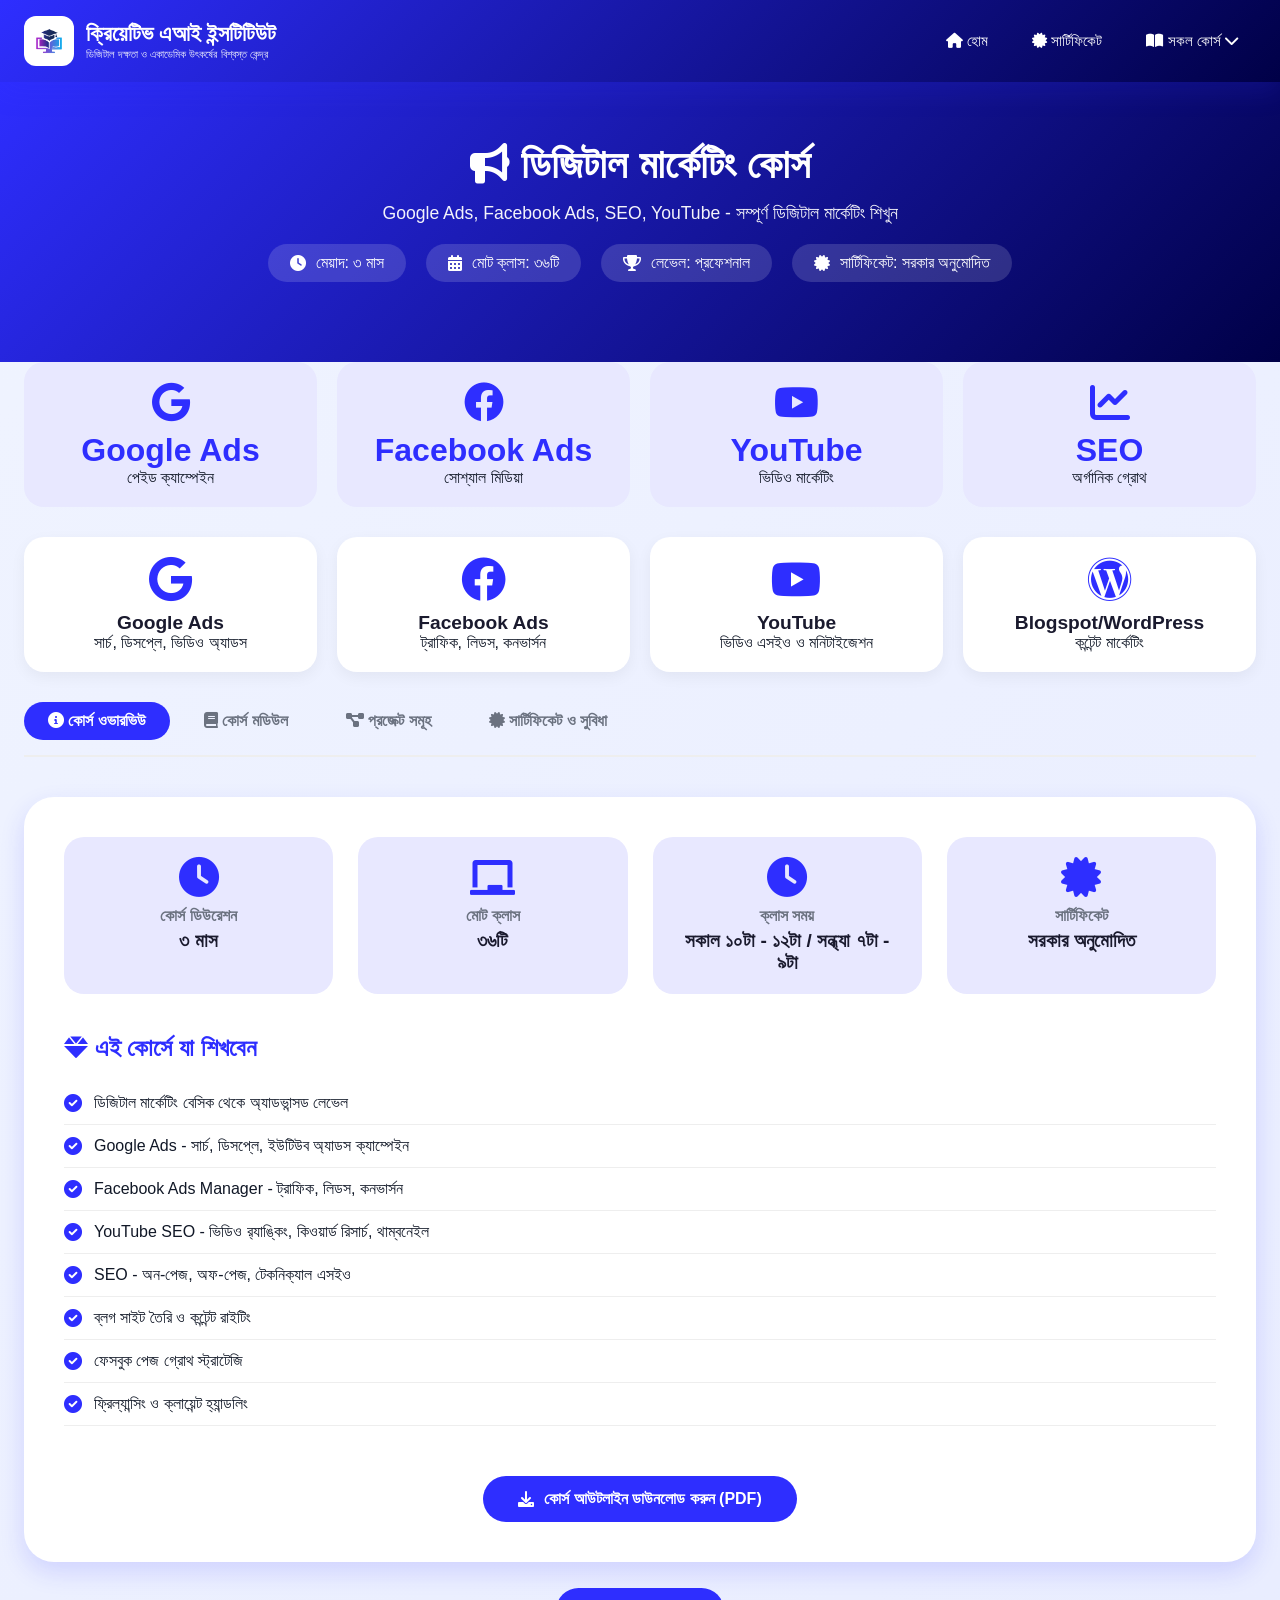
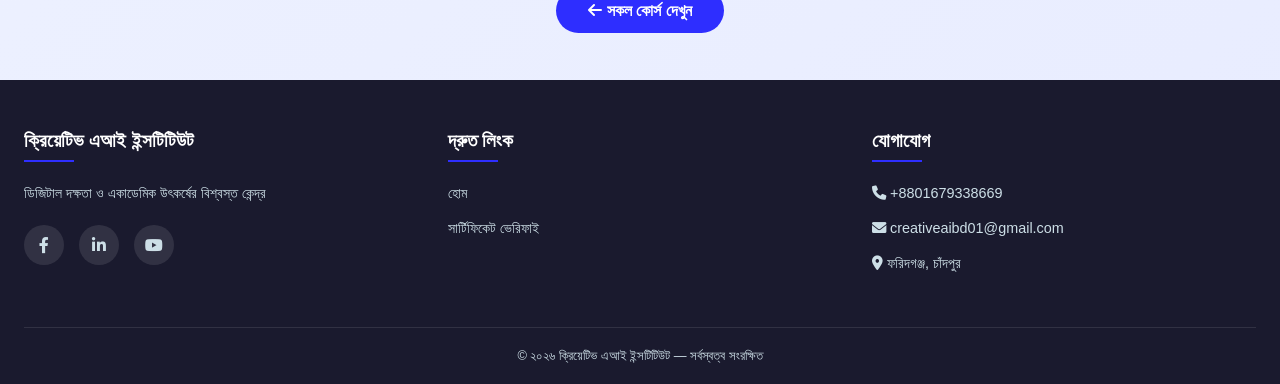
<file: course-details/digital-marketing.html>
<!DOCTYPE html>
<html lang="bn">
<head>
    <meta charset="UTF-8">
    <meta name="viewport" content="width=device-width, initial-scale=1.0">
    <title>ডিজিটাল মার্কেটিং কোর্স | Creative AI Institute</title>
    <link rel="stylesheet" href="../assets/css/style.css">
    <link href="https://fonts.googleapis.com/css2?family=Hind+Siliguri:wght@300;400;500;600;700&display=swap" rel="stylesheet">
    <link rel="stylesheet" href="https://cdnjs.cloudflare.com/ajax/libs/font-awesome/6.0.0-beta3/css/all.min.css">
    <style>
        .module-card {
            background: white;
            border-radius: 20px;
            padding: 25px;
            margin-bottom: 30px;
            box-shadow: 0 5px 20px rgba(0,0,0,0.05);
            border-left: 4px solid var(--primary);
            transition: all 0.3s;
        }
        .module-card:hover {
            transform: translateX(5px);
            box-shadow: 0 10px 30px rgba(46,46,255,0.15);
        }
        .module-title {
            font-size: 1.5rem;
            font-weight: 700;
            color: var(--primary);
            margin-bottom: 20px;
            display: flex;
            align-items: center;
            gap: 12px;
            flex-wrap: wrap;
        }
        .module-title i {
            font-size: 2rem;
        }
        .class-grid {
            display: grid;
            grid-template-columns: repeat(auto-fill, minmax(260px, 1fr));
            gap: 12px;
            margin-top: 15px;
        }
        .class-item {
            background: var(--primary-light);
            padding: 10px 15px;
            border-radius: 10px;
            display: flex;
            align-items: center;
            gap: 10px;
            transition: all 0.3s;
            font-size: 0.9rem;
        }
        .class-item:hover {
            background: var(--primary);
            color: white;
            transform: translateY(-2px);
        }
        .class-item i {
            font-size: 14px;
            color: var(--primary);
        }
        .class-item:hover i {
            color: white;
        }
        .class-number {
            font-weight: 700;
            min-width: 65px;
        }
        .project-badge {
            display: inline-block;
            background: var(--primary-light);
            color: var(--primary);
            padding: 6px 14px;
            border-radius: 25px;
            font-size: 0.8rem;
            margin: 5px 6px 0 0;
            transition: all 0.3s;
        }
        .project-badge:hover {
            background: var(--primary);
            color: white;
            transform: translateY(-2px);
        }
        .info-bar {
            display: flex;
            flex-wrap: wrap;
            gap: 20px;
            justify-content: center;
            margin: 20px 0;
        }
        .info-item {
            background: rgba(255,255,255,0.15);
            padding: 10px 22px;
            border-radius: 40px;
            display: flex;
            align-items: center;
            gap: 10px;
        }
        .section-tab {
            display: flex;
            flex-wrap: wrap;
            gap: 10px;
            margin-bottom: 30px;
            border-bottom: 2px solid #eee;
            padding-bottom: 15px;
        }
        .tab-btn {
            background: none;
            border: none;
            padding: 10px 24px;
            cursor: pointer;
            font-weight: 600;
            color: var(--gray);
            transition: all 0.3s;
            border-radius: 40px;
            font-size: 1rem;
        }
        .tab-btn.active {
            background: var(--primary);
            color: white;
        }
        .tab-content {
            display: none;
            animation: fadeIn 0.4s ease;
        }
        .tab-content.active {
            display: block;
        }
        @keyframes fadeIn {
            from { opacity: 0; transform: translateY(15px); }
            to { opacity: 1; transform: translateY(0); }
        }
        .stat-grid {
            display: grid;
            grid-template-columns: repeat(auto-fit, minmax(180px, 1fr));
            gap: 20px;
            margin-bottom: 30px;
        }
        .stat-card {
            text-align: center;
            padding: 20px;
            background: var(--primary-light);
            border-radius: 20px;
        }
        .stat-card i {
            font-size: 40px;
            color: var(--primary);
            margin-bottom: 10px;
        }
        .stat-card h3 {
            font-size: 2rem;
            color: var(--primary);
        }
        .platform-grid {
            display: grid;
            grid-template-columns: repeat(auto-fit, minmax(180px, 1fr));
            gap: 20px;
            margin: 30px 0;
        }
        .platform-card {
            text-align: center;
            padding: 20px;
            background: white;
            border-radius: 20px;
            transition: all 0.3s;
            box-shadow: 0 5px 15px rgba(0,0,0,0.05);
        }
        .platform-card:hover {
            transform: translateY(-5px);
            box-shadow: 0 15px 30px rgba(46,46,255,0.15);
        }
        .platform-card i {
            font-size: 45px;
            color: var(--primary);
            margin-bottom: 10px;
        }
        .platform-card h4 {
            font-size: 1.2rem;
            color: var(--secondary);
        }
    </style>
</head>
<body>

<header class="main-header">
    <div class="container">
        <div class="header-content">
            <div class="logo" onclick="location.href='../index.html'">
                <img src="../image/logo.png" alt="Logo" class="logo-img" onerror="this.src='https://via.placeholder.com/50/2E2EFF/white?text=CAI'">
                <div class="logo-text">
                    <h1>ক্রিয়েটিভ এআই ইন্সটিটিউট</h1>
                    <p>ডিজিটাল দক্ষতা ও একাডেমিক উৎকর্ষের বিশ্বস্ত কেন্দ্র</p>
                </div>
            </div>
            <button class="hamburger" id="hamburger">
                <span></span>
                <span></span>
                <span></span>
            </button>
            <nav class="nav-menu" id="navMenu">
                <a href="../index.html"><i class="fas fa-home"></i> হোম</a>
                <a href="../certificate.html"><i class="fas fa-certificate"></i> সার্টিফিকেট</a>
                <div class="dropdown">
                    <button class="dropbtn"><i class="fas fa-book-open"></i> সকল কোর্স <i class="fas fa-chevron-down"></i></button>
                    <div class="dropdown-content">
                        <a href="kids-computer.html"><i class="fas fa-child"></i> কিডস কম্পিউটার</a>
                        <a href="basic-office.html"><i class="fas fa-laptop"></i> বেসিক অফিস</a>
                        <a href="professional-office.html"><i class="fas fa-chart-line"></i> প্রফেশনাল অফিস</a>
                        <a href="graphic-design.html"><i class="fas fa-palette"></i> গ্রাফিক্স ডিজাইন</a>
                        <a href="web-development.html"><i class="fas fa-code"></i> ওয়েব ডিজাইন ও ডেভেলপমেন্ট</a>
                        <a href="digital-marketing.html"><i class="fas fa-bullhorn"></i> ডিজিটাল মার্কেটিং</a>
                        <a href="professional-ai.html"><i class="fas fa-robot"></i> প্রফেশনাল এ.আই</a>
                        <a href="academic-coaching.html"><i class="fas fa-chalkboard-user"></i> একাডেমিক কোচিং</a>
                        <a href="hsc-ict.html"><i class="fas fa-book"></i> এইচএসসি আইসিটি</a>
                        <a href="hand-writing.html"><i class="fas fa-pen-fancy"></i> হ্যান্ড রাইটিং</a>
                    </div>
                </div>
            </nav>
        </div>
    </div>
</header>

<!-- কোর্স হিরো সেকশন -->
<section class="course-detail-hero">
    <div class="container">
        <h1><i class="fas fa-bullhorn"></i> ডিজিটাল মার্কেটিং কোর্স</h1>
        <p>Google Ads, Facebook Ads, SEO, YouTube - সম্পূর্ণ ডিজিটাল মার্কেটিং শিখুন</p>
        <div class="info-bar">
            <div class="info-item"><i class="fas fa-clock"></i> মেয়াদ: ৩ মাস</div>
            <div class="info-item"><i class="fas fa-calendar-alt"></i> মোট ক্লাস: ৩৬টি</div>
            <div class="info-item"><i class="fas fa-trophy"></i> লেভেল: প্রফেশনাল</div>
            <div class="info-item"><i class="fas fa-certificate"></i> সার্টিফিকেট: সরকার অনুমোদিত</div>
        </div>
    </div>
</section>

<div class="container">
    <!-- স্ট্যাটিস্টিকস -->
    <div class="stat-grid">
        <div class="stat-card"><i class="fab fa-google"></i><h3>Google Ads</h3><p>পেইড ক্যাম্পেইন</p></div>
        <div class="stat-card"><i class="fab fa-facebook"></i><h3>Facebook Ads</h3><p>সোশ্যাল মিডিয়া</p></div>
        <div class="stat-card"><i class="fab fa-youtube"></i><h3>YouTube</h3><p>ভিডিও মার্কেটিং</p></div>
        <div class="stat-card"><i class="fas fa-chart-line"></i><h3>SEO</h3><p>অর্গানিক গ্রোথ</p></div>
    </div>

    <!-- প্ল্যাটফর্ম পরিচিতি -->
    <div class="platform-grid">
        <div class="platform-card">
            <i class="fab fa-google"></i>
            <h4>Google Ads</h4>
            <p>সার্চ, ডিসপ্লে, ভিডিও অ্যাডস</p>
        </div>
        <div class="platform-card">
            <i class="fab fa-facebook"></i>
            <h4>Facebook Ads</h4>
            <p>ট্রাফিক, লিডস, কনভার্সন</p>
        </div>
        <div class="platform-card">
            <i class="fab fa-youtube"></i>
            <h4>YouTube</h4>
            <p>ভিডিও এসইও ও মনিটাইজেশন</p>
        </div>
        <div class="platform-card">
            <i class="fab fa-wordpress"></i>
            <h4>Blogspot/WordPress</h4>
            <p>কন্টেন্ট মার্কেটিং</p>
        </div>
    </div>

    <!-- ট্যাব সেকশন -->
    <div class="section-tab">
        <button class="tab-btn active" onclick="showTab('overview')"><i class="fas fa-info-circle"></i> কোর্স ওভারভিউ</button>
        <button class="tab-btn" onclick="showTab('modules')"><i class="fas fa-book"></i> কোর্স মডিউল</button>
        <button class="tab-btn" onclick="showTab('projects')"><i class="fas fa-project-diagram"></i> প্রজেক্ট সমূহ</button>
        <button class="tab-btn" onclick="showTab('certificate')"><i class="fas fa-certificate"></i> সার্টিফিকেট ও সুবিধা</button>
    </div>

    <!-- ট্যাব 1: কোর্স ওভারভিউ -->
    <div id="overview" class="tab-content active">
        <div class="course-detail-card">
            <div class="course-overview">
                <div class="overview-item"><i class="fas fa-clock"></i><h4>কোর্স ডিউরেশন</h4><p>৩ মাস</p></div>
                <div class="overview-item"><i class="fas fa-chalkboard"></i><h4>মোট ক্লাস</h4><p>৩৬টি</p></div>
                <div class="overview-item"><i class="fas fa-clock"></i><h4>ক্লাস সময়</h4><p>সকাল ১০টা - ১২টা / সন্ধ্যা ৭টা - ৯টা</p></div>
                <div class="overview-item"><i class="fas fa-certificate"></i><h4>সার্টিফিকেট</h4><p>সরকার অনুমোদিত</p></div>
            </div>
            
            <div class="course-benefits">
                <h3><i class="fas fa-gem"></i> এই কোর্সে যা শিখবেন</h3>
                <ul>
                    <li><i class="fas fa-check-circle"></i> ডিজিটাল মার্কেটিং বেসিক থেকে অ্যাডভান্সড লেভেল</li>
                    <li><i class="fas fa-check-circle"></i> Google Ads - সার্চ, ডিসপ্লে, ইউটিউব অ্যাডস ক্যাম্পেইন</li>
                    <li><i class="fas fa-check-circle"></i> Facebook Ads Manager - ট্রাফিক, লিডস, কনভার্সন</li>
                    <li><i class="fas fa-check-circle"></i> YouTube SEO - ভিডিও র‍্যাঙ্কিং, কিওয়ার্ড রিসার্চ, থাম্বনেইল</li>
                    <li><i class="fas fa-check-circle"></i> SEO - অন-পেজ, অফ-পেজ, টেকনিক্যাল এসইও</li>
                    <li><i class="fas fa-check-circle"></i> ব্লগ সাইট তৈরি ও কন্টেন্ট রাইটিং</li>
                    <li><i class="fas fa-check-circle"></i> ফেসবুক পেজ গ্রোথ স্ট্রাটেজি</li>
                    <li><i class="fas fa-check-circle"></i> ফ্রিল্যান্সিং ও ক্লায়েন্ট হ্যান্ডলিং</li>
                </ul>
            </div>

            <div style="text-align: center; margin-top: 30px;">
                <a href="#" onclick="downloadBrochure('digital-marketing')" class="download-btn">
                    <i class="fas fa-download"></i> কোর্স আউটলাইন ডাউনলোড করুন (PDF)
                </a>
            </div>
        </div>
    </div>

    <!-- ট্যাব 2: কোর্স মডিউল -->
    <div id="modules" class="tab-content">
        <!-- মডিউল 1: ইন্ডাকশন ও ফাউন্ডেশন -->
        <div class="module-card">
            <div class="module-title">
                <i class="fas fa-rocket"></i>
                <span>মডিউল ১: ইন্ডাকশন ও ফাউন্ডেশন (ক্লাস ০১-০৪)</span>
            </div>
            <div class="class-grid">
                <div class="class-item"><i class="fas fa-play-circle"></i><span class="class-number">ক্লাস ০১</span> ডিজিটাল মার্কেটিং পরিচিতি ও ক্যারিয়ার</div>
                <div class="class-item"><i class="fas fa-play-circle"></i><span class="class-number">ক্লাস ০২</span> ডিজিটাল মার্কেটিংয়ের প্রকারভেদ</div>
                <div class="class-item"><i class="fas fa-play-circle"></i><span class="class-number">ক্লাস ০৩</span> অনলাইন বিজনেসের কার্যপদ্ধতি</div>
                <div class="class-item"><i class="fas fa-play-circle"></i><span class="class-number">ক্লাস ০৪</span> পার্সোনাল ব্র্যান্ডিং কনসেপ্ট ও স্ট্রাটেজি</div>
            </div>
        </div>

        <!-- মডিউল 2: ব্লগ ও ওয়েবসাইট -->
        <div class="module-card">
            <div class="module-title">
                <i class="fab fa-blogger"></i>
                <span>মডিউল ২: ব্লগ ও ওয়েবসাইট তৈরি (ক্লাস ০৫-০৯)</span>
            </div>
            <div class="class-grid">
                <div class="class-item"><i class="fas fa-play-circle"></i><span class="class-number">ক্লাস ০৫</span> ব্লগস্পট ওয়েবসাইট তৈরি ও সেটআপ</div>
                <div class="class-item"><i class="fas fa-play-circle"></i><span class="class-number">ক্লাস ০৬</span> কাস্টম ডোমেইন ও ওয়েবসাইট স্ট্রাকচার</div>
                <div class="class-item"><i class="fas fa-play-circle"></i><span class="class-number">ক্লাস ০৭</span> ওয়েবসাইট লোগো ডিজাইন (ব্র্যান্ড আইডেন্টিটি)</div>
                <div class="class-item"><i class="fas fa-play-circle"></i><span class="class-number">ক্লাস ০৮</span> এসইও ফ্রেন্ডলি ব্লগ স্ট্রাকচার</div>
                <div class="class-item"><i class="fas fa-play-circle"></i><span class="class-number">ক্লাস ০৯</span> এসইও র‍্যাংকিংয়ের জন্য কন্টেন্ট রাইটিং</div>
            </div>
        </div>

        <!-- মডিউল 3: ফেসবুক মার্কেটিং -->
        <div class="module-card">
            <div class="module-title">
                <i class="fab fa-facebook"></i>
                <span>মডিউল ৩: ফেসবুক মার্কেটিং (ক্লাস ১০-১১ ও ২৪-২৯)</span>
            </div>
            <div class="class-grid">
                <div class="class-item"><i class="fas fa-play-circle"></i><span class="class-number">ক্লাস ১০</span> ফেসবুক পেজ তৈরি ও প্রফেশনাল সেটআপ</div>
                <div class="class-item"><i class="fas fa-play-circle"></i><span class="class-number">ক্লাস ১১</span> ফেসবুক কাভার ও লোগো ডিজাইন</div>
                <div class="class-item"><i class="fas fa-play-circle"></i><span class="class-number">ক্লাস ২৪</span> ফেসবুক মার্কেটিং পরিচিতি ও স্ট্রাটেজি</div>
                <div class="class-item"><i class="fas fa-play-circle"></i><span class="class-number">ক্লাস ২৫</span> ফেসবুক পেজ গ্রোথ স্ট্রাটেজি</div>
                <div class="class-item"><i class="fas fa-play-circle"></i><span class="class-number">ক্লাস ২৬</span> ফেসবুক পোস্ট ডিজাইন (এনগেজমেন্ট)</div>
                <div class="class-item"><i class="fas fa-play-circle"></i><span class="class-number">ক্লাস ২৭</span> ফেসবুক অ্যাডস ম্যানেজার সেটআপ</div>
                <div class="class-item"><i class="fas fa-play-circle"></i><span class="class-number">ক্লাস ২৮</span> ক্যাম্পেইন ক্রিয়েশন</div>
                <div class="class-item"><i class="fas fa-play-circle"></i><span class="class-number">ক্লাস ২৯</span> ফেসবুক অ্যাডস অপটিমাইজেশন ও বাজেট কন্ট্রোল</div>
            </div>
        </div>

        <!-- মডিউল 4: ইউটিউব মার্কেটিং -->
        <div class="module-card">
            <div class="module-title">
                <i class="fab fa-youtube"></i>
                <span>মডিউল ৪: ইউটিউব মার্কেটিং (ক্লাস ১২-১৮)</span>
            </div>
            <div class="class-grid">
                <div class="class-item"><i class="fas fa-play-circle"></i><span class="class-number">ক্লাস ১২</span> ইউটিউব চ্যানেল তৈরি ও সেটআপ</div>
                <div class="class-item"><i class="fas fa-play-circle"></i><span class="class-number">ক্লাস ১৩</span> ইউটিউব লোগো ও ব্যানার (ব্র্যান্ড কিট)</div>
                <div class="class-item"><i class="fas fa-play-circle"></i><span class="class-number">ক্লাস ১৪</span> ইউটিউব এসইও বেসিক</div>
                <div class="class-item"><i class="fas fa-play-circle"></i><span class="class-number">ক্লাস ১৫</span> ভিডিও টাইটেল রাইটিং স্ট্রাটেজি</div>
                <div class="class-item"><i class="fas fa-play-circle"></i><span class="class-number">ক্লাস ১৬</span> ভিডিও ডেসক্রিপশন রাইটিং (এসইও)</div>
                <div class="class-item"><i class="fas fa-play-circle"></i><span class="class-number">ক্লাস ১৭</span> ইউটিউব কিওয়ার্ড রিসার্চ বেসিক</div>
                <div class="class-item"><i class="fas fa-play-circle"></i><span class="class-number">ক্লাস ১৮</span> ইউটিউব থাম্বনেইল ডিজাইন (সিটিআর গ্রোথ)</div>
            </div>
        </div>

        <!-- মডিউল 5: এসইও ও কন্টেন্ট -->
        <div class="module-card">
            <div class="module-title">
                <i class="fas fa-chart-line"></i>
                <span>মডিউল ৫: এসইও ও কন্টেন্ট মার্কেটিং (ক্লাস ১৯-২৩)</span>
            </div>
            <div class="class-grid">
                <div class="class-item"><i class="fas fa-play-circle"></i><span class="class-number">ক্লাস ১৯</span> এসইও বেসিক (অন-পেজ, অফ-পেজ)</div>
                <div class="class-item"><i class="fas fa-play-circle"></i><span class="class-number">ক্লাস ২০</span> কিওয়ার্ড রিসার্চ (ফ্রি টুলস)</div>
                <div class="class-item"><i class="fas fa-play-circle"></i><span class="class-number">ক্লাস ২১</span> ব্লগ এসইও অপটিমাইজেশন</div>
                <div class="class-item"><i class="fas fa-play-circle"></i><span class="class-number">ক্লাস ২২</span> র‍্যাংকিংয়ের জন্য কন্টেন্ট রাইটিং</div>
                <div class="class-item"><i class="fas fa-play-circle"></i><span class="class-number">ক্লাস ২৩</span> ব্যাকলিংক বেসিক ও ওয়েবসাইট অথরিটি</div>
            </div>
        </div>

        <!-- মডিউল 6: গুগল অ্যাডস -->
        <div class="module-card">
            <div class="module-title">
                <i class="fab fa-google"></i>
                <span>মডিউল ৬: গুগল অ্যাডস (ক্লাস ৩০-৩৪)</span>
            </div>
            <div class="class-grid">
                <div class="class-item"><i class="fas fa-play-circle"></i><span class="class-number">ক্লাস ৩০</span> গুগল অ্যাডস পরিচিতি ও একাউন্ট সেটআপ</div>
                <div class="class-item"><i class="fas fa-play-circle"></i><span class="class-number">ক্লাস ৩১</span> সার্চ ক্যাম্পেইন বেসিক</div>
                <div class="class-item"><i class="fas fa-play-circle"></i><span class="class-number">ক্লাস ৩২</span> ডিসপ্লে অ্যাডস</div>
                <div class="class-item"><i class="fas fa-play-circle"></i><span class="class-number">ক্লাস ৩৩</span> ভিডিও অ্যাডস (ইউটিউব অ্যাডস)</div>
                <div class="class-item"><i class="fas fa-play-circle"></i><span class="class-number">ক্লাস ৩৪</span> গুগল অ্যাডস অপটিমাইজেশন ও কনভার্সন ট্র্যাকিং</div>
            </div>
        </div>

        <!-- মডিউল 7: ফাইনাল প্রজেক্ট ও ক্যারিয়ার -->
        <div class="module-card">
            <div class="module-title">
                <i class="fas fa-briefcase"></i>
                <span>মডিউল ৭: ফাইনাল প্রজেক্ট ও ক্যারিয়ার (ক্লাস ৩৫-৩৬)</span>
            </div>
            <div class="class-grid">
                <div class="class-item"><i class="fas fa-play-circle"></i><span class="class-number">ক্লাস ৩৫</span> সম্পূর্ণ ডিজিটাল মার্কেটিং প্রজেক্ট</div>
                <div class="class-item"><i class="fas fa-play-circle"></i><span class="class-number">ক্লাস ৩৬</span> ফ্রিল্যান্সিং স্ট্রাটেজি ও পোর্টফোলিও সেটআপ</div>
            </div>
        </div>
    </div>

    <!-- ট্যাব 3: প্রজেক্ট সমূহ -->
    <div id="projects" class="tab-content">
        <div class="course-detail-card">
            <h3 style="color: var(--primary); margin-bottom: 20px;"><i class="fas fa-tasks"></i> রিয়েল লাইফ প্রজেক্ট লিস্ট</h3>
            <div style="display: flex; flex-wrap: wrap; gap: 12px; margin-bottom: 30px;">
                <span class="project-badge">🌐 সম্পূর্ণ ব্লগ ওয়েবসাইট তৈরি</span>
                <span class="project-badge">📊 ফেসবুক অ্যাডস ক্যাম্পেইন</span>
                <span class="project-badge">🎬 ইউটিউব চ্যানেল সেটআপ ও এসইও</span>
                <span class="project-badge">🔍 কিওয়ার্ড রিসার্চ প্রজেক্ট</span>
                <span class="project-badge">📈 গুগল অ্যাডস ক্যাম্পেইন</span>
                <span class="project-badge">💼 ব্র্যান্ড গ্রোথ সিস্টেম</span>
                <span class="project-badge">📝 এসইও অপটিমাইজড কন্টেন্ট রাইটিং</span>
                <span class="project-badge">📱 সোশ্যাল মিডিয়া মার্কেটিং স্ট্রাটেজি</span>
                <span class="project-badge">📊 কমপ্লিট ডিজিটাল মার্কেটিং প্ল্যান</span>
                <span class="project-badge">📁 ফ্রিল্যান্সিং পোর্টফোলিও তৈরি</span>
            </div>
            
            <div class="section-divider" style="text-align: center; margin: 30px 0; position: relative;">
                <span style="background: var(--primary-light); padding: 8px 25px; border-radius: 30px; color: var(--primary); font-weight: 600;"><i class="fas fa-rocket"></i> ফাইনাল প্রজেক্ট</span>
            </div>
            <div style="background: var(--primary-light); padding: 20px; border-radius: 16px;">
                <h4 style="color: var(--primary); margin-bottom: 10px;">চূড়ান্ত প্রজেক্ট:</h4>
                <p style="margin-bottom: 10px;">একটি সম্পূর্ণ <strong>ব্র্যান্ড গ্রোথ সিস্টেম</strong> তৈরি করা</p>
                <ul>
                    <li><i class="fas fa-check-circle" style="color: var(--primary);"></i> ব্লগ ওয়েবসাইট তৈরি ও এসইও</li>
                    <li><i class="fas fa-check-circle" style="color: var(--primary);"></i> ফেসবুক ও গুগল অ্যাডস ক্যাম্পেইন</li>
                    <li><i class="fas fa-check-circle" style="color: var(--primary);"></i> ইউটিউব চ্যানেল সেটআপ ও অপটিমাইজেশন</li>
                    <li><i class="fas fa-check-circle" style="color: var(--primary);"></i> সম্পূর্ণ রিপোর্ট ও প্রেজেন্টেশন</li>
                </ul>
            </div>
        </div>
    </div>

    <!-- ট্যাব 4: সার্টিফিকেট ও সুবিধা -->
    <div id="certificate" class="tab-content">
        <div class="course-detail-card">
            <div class="course-benefits">
                <h3><i class="fas fa-certificate"></i> কোর্স শেষে যা পাবেন</h3>
                <ul>
                    <li><i class="fas fa-check-circle"></i> সরকার অনুমোদিত সার্টিফিকেট</li>
                    <li><i class="fas fa-check-circle"></i> প্রফেশনাল পোর্টফোলিও (লাইভ প্রজেক্ট)</li>
                    <li><i class="fas fa-check-circle"></i> ফ্রিল্যান্সিং মার্কেটপ্লেসে একাউন্ট তৈরি</li>
                    <li><i class="fas fa-check-circle"></i> লাইভ প্রজেক্টে কাজ করার অভিজ্ঞতা</li>
                    <li><i class="fas fa-check-circle"></i> ক্লায়েন্ট হ্যান্ডলিং ও প্রজেক্ট ম্যানেজমেন্ট</li>
                    <li><i class="fas fa-check-circle"></i> গুগল ও ফেসবুক অ্যাডস সার্টিফিকেশন গাইড</li>
                </ul>
            </div>
        </div>
    </div>

    <!-- ব্যাক টু হোম বাটন -->
    <div style="text-align: center; margin: 40px 0;">
        <a href="../index.html" class="btn-primary" style="text-decoration: none;"><i class="fas fa-arrow-left"></i> সকল কোর্স দেখুন</a>
    </div>
</div>

<footer class="main-footer">
    <div class="container">
        <div class="footer-content">
            <div class="footer-col">
                <h3>ক্রিয়েটিভ এআই ইন্সটিটিউট</h3>
                <p>ডিজিটাল দক্ষতা ও একাডেমিক উৎকর্ষের বিশ্বস্ত কেন্দ্র</p>
                <div class="social-links-footer">
                    <a href="#"><i class="fab fa-facebook-f"></i></a>
                    <a href="#"><i class="fab fa-linkedin-in"></i></a>
                    <a href="#"><i class="fab fa-youtube"></i></a>
                </div>
            </div>
            <div class="footer-col">
                <h3>দ্রুত লিংক</h3>
                <p><a href="../index.html">হোম</a></p>
                <p><a href="../certificate.html">সার্টিফিকেট ভেরিফাই</a></p>
            </div>
            <div class="footer-col">
                <h3>যোগাযোগ</h3>
                <p><i class="fas fa-phone"></i> +8801679338669</p>
                <p><i class="fas fa-envelope"></i> creativeaibd01@gmail.com</p>
                <p><i class="fas fa-map-marker-alt"></i> ফরিদগঞ্জ, চাঁদপুর</p>
            </div>
        </div>
        <div class="footer-bottom">
            <p>© ২০২৬ ক্রিয়েটিভ এআই ইন্সটিটিউট — সর্বস্বত্ব সংরক্ষিত</p>
        </div>
    </div>
</footer>

<script src="../assets/js/main.js"></script>
<script>
    function showTab(tabId) {
        var tabs = document.querySelectorAll('.tab-content');
        for(var i = 0; i < tabs.length; i++) {
            tabs[i].classList.remove('active');
        }
        var btns = document.querySelectorAll('.tab-btn');
        for(var i = 0; i < btns.length; i++) {
            btns[i].classList.remove('active');
        }
        var selectedTab = document.getElementById(tabId);
        if(selectedTab) {
            selectedTab.classList.add('active');
        }
        if(event && event.target) {
            event.target.classList.add('active');
        }
    }
</script>
</body>
</html>
</file>
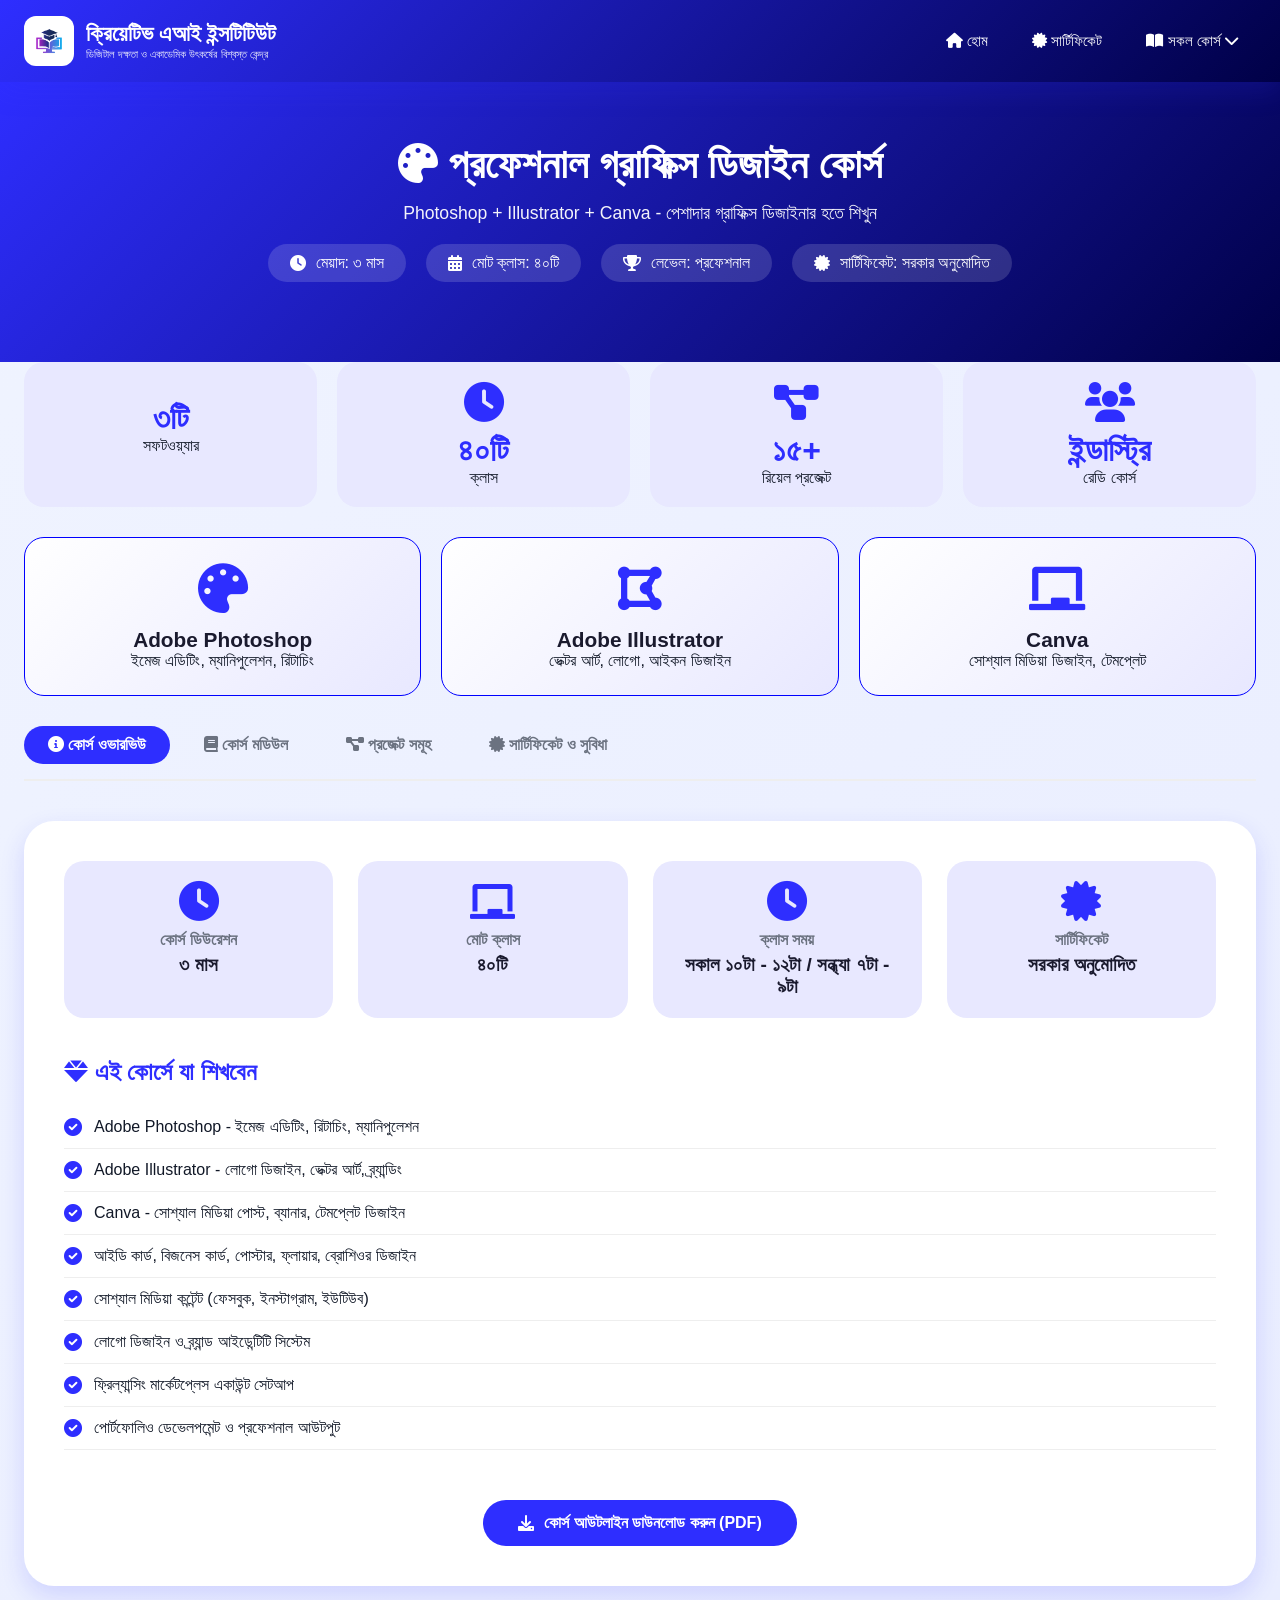
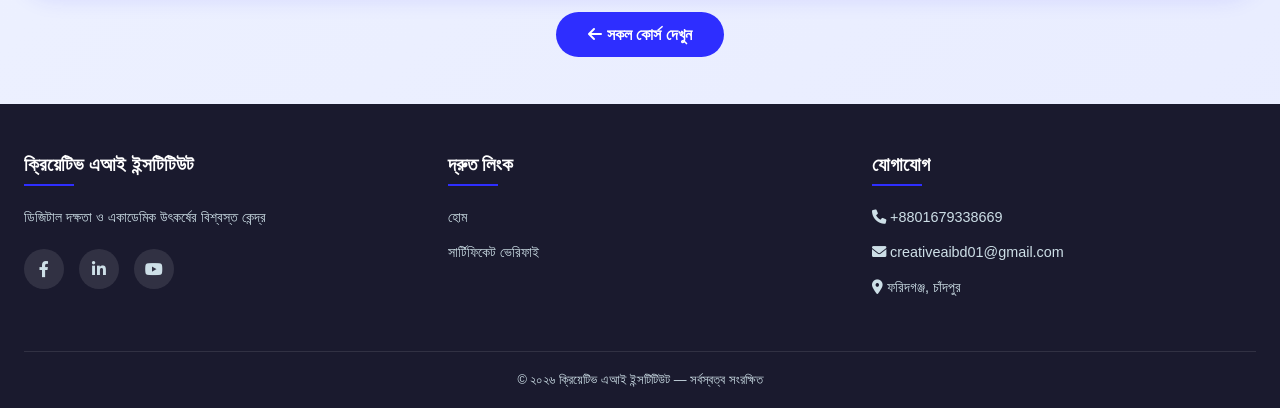
<file: course-details/graphic-design.html>
<!DOCTYPE html>
<html lang="bn">
<head>
    <meta charset="UTF-8">
    <meta name="viewport" content="width=device-width, initial-scale=1.0">
    <title>প্রফেশনাল গ্রাফিক্স ডিজাইন কোর্স | Creative AI Institute</title>
    <link rel="stylesheet" href="../assets/css/style.css">
    <link href="https://fonts.googleapis.com/css2?family=Hind+Siliguri:wght@300;400;500;600;700&display=swap" rel="stylesheet">
    <link rel="stylesheet" href="https://cdnjs.cloudflare.com/ajax/libs/font-awesome/6.0.0-beta3/css/all.min.css">
    <style>
        .module-card {
            background: white;
            border-radius: 20px;
            padding: 25px;
            margin-bottom: 30px;
            box-shadow: 0 5px 20px rgba(0,0,0,0.05);
            border-left: 4px solid var(--primary);
            transition: all 0.3s;
        }
        .module-card:hover {
            transform: translateX(5px);
            box-shadow: 0 10px 30px rgba(46,46,255,0.15);
        }
        .module-title {
            font-size: 1.5rem;
            font-weight: 700;
            color: var(--primary);
            margin-bottom: 20px;
            display: flex;
            align-items: center;
            gap: 12px;
            flex-wrap: wrap;
        }
        .module-title i {
            font-size: 2rem;
        }
        .class-grid {
            display: grid;
            grid-template-columns: repeat(auto-fill, minmax(260px, 1fr));
            gap: 12px;
            margin-top: 15px;
        }
        .class-item {
            background: var(--primary-light);
            padding: 10px 15px;
            border-radius: 10px;
            display: flex;
            align-items: center;
            gap: 10px;
            transition: all 0.3s;
            font-size: 0.9rem;
        }
        .class-item:hover {
            background: var(--primary);
            color: white;
            transform: translateY(-2px);
        }
        .class-item i {
            font-size: 14px;
            color: var(--primary);
        }
        .class-item:hover i {
            color: white;
        }
        .class-number {
            font-weight: 700;
            min-width: 65px;
        }
        .project-badge {
            display: inline-block;
            background: var(--primary-light);
            color: var(--primary);
            padding: 6px 14px;
            border-radius: 25px;
            font-size: 0.8rem;
            margin: 5px 6px 0 0;
            transition: all 0.3s;
        }
        .project-badge:hover {
            background: var(--primary);
            color: white;
            transform: translateY(-2px);
        }
        .info-bar {
            display: flex;
            flex-wrap: wrap;
            gap: 20px;
            justify-content: center;
            margin: 20px 0;
        }
        .info-item {
            background: rgba(255,255,255,0.15);
            padding: 10px 22px;
            border-radius: 40px;
            display: flex;
            align-items: center;
            gap: 10px;
        }
        .section-tab {
            display: flex;
            flex-wrap: wrap;
            gap: 10px;
            margin-bottom: 30px;
            border-bottom: 2px solid #eee;
            padding-bottom: 15px;
        }
        .tab-btn {
            background: none;
            border: none;
            padding: 10px 24px;
            cursor: pointer;
            font-weight: 600;
            color: var(--gray);
            transition: all 0.3s;
            border-radius: 40px;
            font-size: 1rem;
        }
        .tab-btn.active {
            background: var(--primary);
            color: white;
        }
        .tab-content {
            display: none;
            animation: fadeIn 0.4s ease;
        }
        .tab-content.active {
            display: block;
        }
        @keyframes fadeIn {
            from { opacity: 0; transform: translateY(15px); }
            to { opacity: 1; transform: translateY(0); }
        }
        .stat-grid {
            display: grid;
            grid-template-columns: repeat(auto-fit, minmax(180px, 1fr));
            gap: 20px;
            margin-bottom: 30px;
        }
        .stat-card {
            text-align: center;
            padding: 20px;
            background: var(--primary-light);
            border-radius: 20px;
        }
        .stat-card i {
            font-size: 40px;
            color: var(--primary);
            margin-bottom: 10px;
        }
        .stat-card h3 {
            font-size: 2rem;
            color: var(--primary);
        }
        .software-grid {
            display: grid;
            grid-template-columns: repeat(auto-fit, minmax(200px, 1fr));
            gap: 20px;
            margin: 30px 0;
        }
        .software-card {
            text-align: center;
			border: solid 1px blue;
            padding: 25px;
            background: linear-gradient(135deg, #fff 0%, var(--primary-light) 100%);
            border-radius: 20px;
            transition: all 0.3s;
        }
        .software-card:hover {
            transform: translateY(-5px);
            box-shadow: 0 10px 25px rgba(46,46,255,0.2);
        }
        .software-card i {
            font-size: 50px;
            color: var(--primary);
            margin-bottom: 15px;
        }
        .software-card h4 {
            font-size: 1.3rem;
            color: var(--secondary);
        }
    </style>
</head>
<body>

<header class="main-header">
    <div class="container">
        <div class="header-content">
            <div class="logo" onclick="location.href='../index.html'">
                <img src="../image/logo.png" alt="Logo" class="logo-img" onerror="this.src='https://via.placeholder.com/50/2E2EFF/white?text=CAI'">
                <div class="logo-text">
                    <h1>ক্রিয়েটিভ এআই ইন্সটিটিউট</h1>
                    <p>ডিজিটাল দক্ষতা ও একাডেমিক উৎকর্ষের বিশ্বস্ত কেন্দ্র</p>
                </div>
            </div>
            <button class="hamburger" id="hamburger">
                <span></span>
                <span></span>
                <span></span>
            </button>
            <nav class="nav-menu" id="navMenu">
                <a href="../index.html"><i class="fas fa-home"></i> হোম</a>
                <a href="../certificate.html"><i class="fas fa-certificate"></i> সার্টিফিকেট</a>
                <div class="dropdown">
                    <button class="dropbtn"><i class="fas fa-book-open"></i> সকল কোর্স <i class="fas fa-chevron-down"></i></button>
                    <div class="dropdown-content">
                        <a href="kids-computer.html"><i class="fas fa-child"></i> কিডস কম্পিউটার</a>
                        <a href="basic-office.html"><i class="fas fa-laptop"></i> বেসিক অফিস</a>
                        <a href="professional-office.html"><i class="fas fa-chart-line"></i> প্রফেশনাল অফিস</a>
                        <a href="graphic-design.html"><i class="fas fa-palette"></i> গ্রাফিক্স ডিজাইন</a>
                        <a href="web-development.html"><i class="fas fa-code"></i> ওয়েব ডিজাইন ও ডেভেলপমেন্ট</a>
                        <a href="digital-marketing.html"><i class="fas fa-bullhorn"></i> ডিজিটাল মার্কেটিং</a>
                        <a href="professional-ai.html"><i class="fas fa-robot"></i> প্রফেশনাল এ.আই</a>
                        <a href="academic-coaching.html"><i class="fas fa-chalkboard-user"></i> একাডেমিক কোচিং</a>
                        <a href="hsc-ict.html"><i class="fas fa-book"></i> এইচএসসি আইসিটি</a>
                        <a href="hand-writing.html"><i class="fas fa-pen-fancy"></i> হ্যান্ড রাইটিং</a>
                    </div>
                </div>
            </nav>
        </div>
    </div>
</header>

<!-- কোর্স হিরো সেকশন -->
<section class="course-detail-hero">
    <div class="container">
        <h1><i class="fas fa-palette"></i> প্রফেশনাল গ্রাফিক্স ডিজাইন কোর্স</h1>
        <p>Photoshop + Illustrator + Canva - পেশাদার গ্রাফিক্স ডিজাইনার হতে শিখুন</p>
        <div class="info-bar">
            <div class="info-item"><i class="fas fa-clock"></i> মেয়াদ: ৩ মাস</div>
            <div class="info-item"><i class="fas fa-calendar-alt"></i> মোট ক্লাস: ৪০টি</div>
            <div class="info-item"><i class="fas fa-trophy"></i> লেভেল: প্রফেশনাল</div>
            <div class="info-item"><i class="fas fa-certificate"></i> সার্টিফিকেট: সরকার অনুমোদিত</div>
        </div>
    </div>
</section>

<div class="container">
    <!-- স্ট্যাটিস্টিকস -->
    <div class="stat-grid">
        <div class="stat-card"><i class="fab fa-adobe"></i><h3>৩টি</h3><p>সফটওয়্যার</p></div>
        <div class="stat-card"><i class="fas fa-clock"></i><h3>৪০টি</h3><p>ক্লাস</p></div>
        <div class="stat-card"><i class="fas fa-project-diagram"></i><h3>১৫+</h3><p>রিয়েল প্রজেক্ট</p></div>
        <div class="stat-card"><i class="fas fa-users"></i><h3>ইন্ডাস্ট্রি</h3><p>রেডি কোর্স</p></div>
    </div>

    <!-- সফটওয়্যার পরিচিতি -->
    <div class="software-grid">
        <div class="software-card">
            <i class="fa-solid fa-palette"></i>
            <h4>Adobe Photoshop</h4>
            <p>ইমেজ এডিটিং, ম্যানিপুলেশন, রিটাচিং</p>
        </div>
        <div class="software-card">
            <i class="fas fa-draw-polygon"></i>
            <h4>Adobe Illustrator</h4>
            <p>ভেক্টর আর্ট, লোগো, আইকন ডিজাইন</p>
        </div>
        <div class="software-card">
            <i class="fas fa-chalkboard"></i>
            <h4>Canva</h4>
            <p>সোশ্যাল মিডিয়া ডিজাইন, টেমপ্লেট</p>
        </div>
    </div>

    <!-- ট্যাব সেকশন -->
    <div class="section-tab">
        <button class="tab-btn active" onclick="showTab('overview')"><i class="fas fa-info-circle"></i> কোর্স ওভারভিউ</button>
        <button class="tab-btn" onclick="showTab('modules')"><i class="fas fa-book"></i> কোর্স মডিউল</button>
        <button class="tab-btn" onclick="showTab('projects')"><i class="fas fa-project-diagram"></i> প্রজেক্ট সমূহ</button>
        <button class="tab-btn" onclick="showTab('certificate')"><i class="fas fa-certificate"></i> সার্টিফিকেট ও সুবিধা</button>
    </div>

    <!-- ট্যাব 1: কোর্স ওভারভিউ -->
    <div id="overview" class="tab-content active">
        <div class="course-detail-card">
            <div class="course-overview">
                <div class="overview-item"><i class="fas fa-clock"></i><h4>কোর্স ডিউরেশন</h4><p>৩ মাস</p></div>
                <div class="overview-item"><i class="fas fa-chalkboard"></i><h4>মোট ক্লাস</h4><p>৪০টি</p></div>
                <div class="overview-item"><i class="fas fa-clock"></i><h4>ক্লাস সময়</h4><p>সকাল ১০টা - ১২টা / সন্ধ্যা ৭টা - ৯টা</p></div>
                <div class="overview-item"><i class="fas fa-certificate"></i><h4>সার্টিফিকেট</h4><p>সরকার অনুমোদিত</p></div>
            </div>
            
            <div class="course-benefits">
                <h3><i class="fas fa-gem"></i> এই কোর্সে যা শিখবেন</h3>
                <ul>
                    <li><i class="fas fa-check-circle"></i> Adobe Photoshop - ইমেজ এডিটিং, রিটাচিং, ম্যানিপুলেশন</li>
                    <li><i class="fas fa-check-circle"></i> Adobe Illustrator - লোগো ডিজাইন, ভেক্টর আর্ট, ব্র্যান্ডিং</li>
                    <li><i class="fas fa-check-circle"></i> Canva - সোশ্যাল মিডিয়া পোস্ট, ব্যানার, টেমপ্লেট ডিজাইন</li>
                    <li><i class="fas fa-check-circle"></i> আইডি কার্ড, বিজনেস কার্ড, পোস্টার, ফ্লায়ার, ব্রোশিওর ডিজাইন</li>
                    <li><i class="fas fa-check-circle"></i> সোশ্যাল মিডিয়া কন্টেন্ট (ফেসবুক, ইনস্টাগ্রাম, ইউটিউব)</li>
                    <li><i class="fas fa-check-circle"></i> লোগো ডিজাইন ও ব্র্যান্ড আইডেন্টিটি সিস্টেম</li>
                    <li><i class="fas fa-check-circle"></i> ফ্রিল্যান্সিং মার্কেটপ্লেস একাউন্ট সেটআপ</li>
                    <li><i class="fas fa-check-circle"></i> পোর্টফোলিও ডেভেলপমেন্ট ও প্রফেশনাল আউটপুট</li>
                </ul>
            </div>

            <div style="text-align: center; margin-top: 30px;">
                <a href="#" onclick="downloadBrochure('graphic-design')" class="download-btn">
                    <i class="fas fa-download"></i> কোর্স আউটলাইন ডাউনলোড করুন (PDF)
                </a>
            </div>
        </div>
    </div>

    <!-- ট্যাব 2: কোর্স মডিউল -->
    <div id="modules" class="tab-content">
        <!-- মডিউল 1: ইন্ডাকশন ও ফাউন্ডেশন -->
        <div class="module-card">
            <div class="module-title">
                <i class="fas fa-rocket"></i>
                <span>মডিউল ১: ইন্ডাকশন ও ফাউন্ডেশন (ক্লাস ০১-০৯)</span>
            </div>
            <div class="class-grid">
                <div class="class-item"><i class="fas fa-play-circle"></i><span class="class-number">ক্লাস ০১</span> গ্রাফিক্স ডিজাইন পরিচিতি ও ক্যারিয়ার</div>
                <div class="class-item"><i class="fas fa-play-circle"></i><span class="class-number">ক্লাস ০২</span> Photoshop ও Illustrator ইন্টারফেস</div>
                <div class="class-item"><i class="fas fa-play-circle"></i><span class="class-number">ক্লাস ০৩</span> ফাইল সিস্টেম ও ডকুমেন্ট তৈরি</div>
                <div class="class-item"><i class="fas fa-play-circle"></i><span class="class-number">ক্লাস ০৪</span> ফাইল ফরম্যাট (PSD, AI, PNG, JPG, PDF, EPS)</div>
                <div class="class-item"><i class="fas fa-play-circle"></i><span class="class-number">ক্লাস ০৫</span> মুভ টুল ও সিলেকশন টুলস</div>
                <div class="class-item"><i class="fas fa-play-circle"></i><span class="class-number">ক্লাস ০৬</span> ক্রপ টুল ও আর্টবোর্ড সেটআপ</div>
                <div class="class-item"><i class="fas fa-play-circle"></i><span class="class-number">ক্লাস ০৭</span> ব্রাশ টুল, ইরেজার ও কালার বেসিক</div>
                <div class="class-item"><i class="fas fa-play-circle"></i><span class="class-number">ক্লাস ০৮</span> টেক্সট টুল ও টাইপোগ্রাফি</div>
                <div class="class-item"><i class="fas fa-play-circle"></i><span class="class-number">ক্লাস ০৯</span> লেয়ার সিস্টেম ও ইমেজ এডিটিং</div>
            </div>
        </div>

        <!-- মডিউল 2: ফটো এডিটিং ও রিটাচিং -->
        <div class="module-card">
            <div class="module-title">
                <i class="fas fa-camera"></i>
                <span>মডিউল ২: ফটো এডিটিং ও রিটাচিং (ক্লাস ১০-১৪)</span>
            </div>
            <div class="class-grid">
                <div class="class-item"><i class="fas fa-play-circle"></i><span class="class-number">ক্লাস ১০</span> বেসিক ফটো এডিটিং</div>
                <div class="class-item"><i class="fas fa-play-circle"></i><span class="class-number">ক্লাস ১১</span> কালার করেকশন (কার্ভস, লেভেলস)</div>
                <div class="class-item"><i class="fas fa-play-circle"></i><span class="class-number">ক্লাস ১২</span> স্কিন রিটাচিং (হিল টুল, ক্লোন স্ট্যাম্প)</div>
                <div class="class-item"><i class="fas fa-play-circle"></i><span class="class-number">ক্লাস ১৩</span> ব্যাকগ্রাউন্ড রিমুভাল</div>
                <div class="class-item"><i class="fas fa-play-circle"></i><span class="class-number">ক্লাস ১৪</span> ফটো ম্যানিপুলেশন পরিচিতি ও প্র্যাকটিস</div>
            </div>
        </div>

        <!-- মডিউল 3: ডিজাইন প্রজেক্ট (Photoshop) -->
        <div class="module-card">
            <div class="module-title">
                <i class="fas fa-id-card"></i>
                <span>মডিউল ৩: ডিজাইন প্রজেক্ট - ফটোশপ (ক্লাস ১৫-২৪)</span>
            </div>
            <div class="class-grid">
                <div class="class-item"><i class="fas fa-play-circle"></i><span class="class-number">ক্লাস ১৫</span> আইডি কার্ড ডিজাইন</div>
                <div class="class-item"><i class="fas fa-play-circle"></i><span class="class-number">ক্লাস ১৬</span> বিজনেস কার্ড ডিজাইন</div>
                <div class="class-item"><i class="fas fa-play-circle"></i><span class="class-number">ক্লাস ১৭</span> পোস্টার ডিজাইন (বেসিক)</div>
                <div class="class-item"><i class="fas fa-play-circle"></i><span class="class-number">ক্লাস ১৮</span> প্রফেশনাল পোস্টার ডিজাইন</div>
                <div class="class-item"><i class="fas fa-play-circle"></i><span class="class-number">ক্লাস ১৯</span> ব্যানার ডিজাইন (সোশ্যাল মিডিয়া ও প্রিন্ট)</div>
                <div class="class-item"><i class="fas fa-play-circle"></i><span class="class-number">ক্লাস ২০</span> ফ্লায়ার ডিজাইন</div>
                <div class="class-item"><i class="fas fa-play-circle"></i><span class="class-number">ক্লাস ২১</span> ব্রোশিওর ডিজাইন</div>
                <div class="class-item"><i class="fas fa-play-circle"></i><span class="class-number">ক্লাস ২২</span> ফেসবুক পোস্ট ডিজাইন</div>
                <div class="class-item"><i class="fas fa-play-circle"></i><span class="class-number">ক্লাস ২৩</span> ইনস্টাগ্রাম পোস্ট ডিজাইন</div>
                <div class="class-item"><i class="fas fa-play-circle"></i><span class="class-number">ক্লাস ২৪</span> ইউটিউব থাম্বনেইল ডিজাইন</div>
            </div>
        </div>

        <!-- মডিউল 4: ইলাস্ট্রেটর ও ব্র্যান্ডিং -->
        <div class="module-card">
            <div class="module-title">
                <i class="fas fa-draw-polygon"></i>
                <span>মডিউল ৪: ইলাস্ট্রেটর ও ব্র্যান্ডিং (ক্লাস ২৫-৩৪)</span>
            </div>
            <div class="class-grid">
                <div class="class-item"><i class="fas fa-play-circle"></i><span class="class-number">ক্লাস ২৫</span> লোগো ডিজাইন বেসিক (কনসেপ্ট ও স্কেচ)</div>
                <div class="class-item"><i class="fas fa-play-circle"></i><span class="class-number">ক্লাস ২৬</span> ইলাস্ট্রেটর ইন্টারফেস ও টুলস</div>
                <div class="class-item"><i class="fas fa-play-circle"></i><span class="class-number">ক্লাস ২৭</span> শেপ টুলস ও ভেক্টর ফান্ডামেন্টাল</div>
                <div class="class-item"><i class="fas fa-play-circle"></i><span class="class-number">ক্লাস ২৮</span> পেন টুল মাস্টারি</div>
                <div class="class-item"><i class="fas fa-play-circle"></i><span class="class-number">ক্লাস ২৯</span> লোগো ডিজাইন (প্র্যাকটিক্যাল)</div>
                <div class="class-item"><i class="fas fa-play-circle"></i><span class="class-number">ক্লাস ৩০</span> বিজনেস কার্ড ডিজাইন (ইলাস্ট্রেটর)</div>
                <div class="class-item"><i class="fas fa-play-circle"></i><span class="class-number">ক্লাস ৩১</span> ব্র্যান্ড আইডেন্টিটি ডিজাইন সিস্টেম</div>
                <div class="class-item"><i class="fas fa-play-circle"></i><span class="class-number">ক্লাস ৩২</span> কালার থিওরি ফর ব্র্যান্ডিং</div>
                <div class="class-item"><i class="fas fa-play-circle"></i><span class="class-number">ক্লাস ৩৩</span> টাইপোগ্রাফি ফর ব্র্যান্ডিং</div>
                <div class="class-item"><i class="fas fa-play-circle"></i><span class="class-number">ক্লাস ৩৪</span> মকআপ প্রেজেন্টেশন</div>
            </div>
        </div>

        <!-- মডিউল 5: Canva ও ক্যারিয়ার -->
        <div class="module-card">
            <div class="module-title">
                <i class="fas fa-chalkboard"></i>
                <span>মডিউল ৫: Canva ও ক্যারিয়ার গাইড (ক্লাস ৩৫-৪০)</span>
            </div>
            <div class="class-grid">
                <div class="class-item"><i class="fas fa-play-circle"></i><span class="class-number">ক্লাস ৩৫</span> Canva ইন্টারফেস, একাউন্ট ও বেসিক টুলস</div>
                <div class="class-item"><i class="fas fa-play-circle"></i><span class="class-number">ক্লাস ৩৬</span> সোশ্যাল মিডিয়া ডিজাইন (ফেসবুক ও ইনস্টাগ্রাম)</div>
                <div class="class-item"><i class="fas fa-play-circle"></i><span class="class-number">ক্লাস ৩৭</span> টেমপ্লেট এডিটিং (রেডি টেমপ্লেট কাস্টমাইজেশন)</div>
                <div class="class-item"><i class="fas fa-play-circle"></i><span class="class-number">ক্লাস ৩৮</span> পোস্টার ও ব্যানার ডিজাইন (Canva)</div>
                <div class="class-item"><i class="fas fa-play-circle"></i><span class="class-number">ক্লাস ৩৯</span> মার্কেটপ্লেস একাউন্ট সেটআপ</div>
                <div class="class-item"><i class="fas fa-play-circle"></i><span class="class-number">ক্লাস ৪০</span> পার্সোনাল ব্র্যান্ড ও পোর্টফোলিও ডেভেলপমেন্ট</div>
            </div>
        </div>
    </div>

    <!-- ট্যাব 3: প্রজেক্ট সমূহ -->
    <div id="projects" class="tab-content">
        <div class="course-detail-card">
            <h3 style="color: var(--primary); margin-bottom: 20px;"><i class="fas fa-tasks"></i> রিয়েল লাইফ প্রজেক্ট লিস্ট</h3>
            <div style="display: flex; flex-wrap: wrap; gap: 12px; margin-bottom: 30px;">
                <span class="project-badge">🪪 আইডি কার্ড ডিজাইন</span>
                <span class="project-badge">💼 বিজনেস কার্ড ডিজাইন</span>
                <span class="project-badge">🖼️ পোস্টার ডিজাইন</span>
                <span class="project-badge">📢 ব্যানার ডিজাইন</span>
                <span class="project-badge">📄 ফ্লায়ার ডিজাইন</span>
                <span class="project-badge">📘 ব্রোশিওর ডিজাইন</span>
                <span class="project-badge">📱 ফেসবুক পোস্ট ডিজাইন</span>
                <span class="project-badge">📸 ইনস্টাগ্রাম পোস্ট ডিজাইন</span>
                <span class="project-badge">🎬 ইউটিউব থাম্বনেইল</span>
                <span class="project-badge">🔖 লোগো ডিজাইন</span>
                <span class="project-badge">🏷️ ব্র্যান্ড আইডেন্টিটি সিস্টেম</span>
                <span class="project-badge">🎨 মকআপ প্রেজেন্টেশন</span>
                <span class="project-badge">📊 সোশ্যাল মিডিয়া টেমপ্লেট</span>
                <span class="project-badge">🖌️ ভেক্টর আর্ট ডিজাইন</span>
                <span class="project-badge">📁 ফ্রিল্যান্সিং পোর্টফোলিও</span>
            </div>
        </div>
    </div>

    <!-- ট্যাব 4: সার্টিফিকেট ও সুবিধা -->
    <div id="certificate" class="tab-content">
        <div class="course-detail-card">
            <div class="course-benefits">
                <h3><i class="fas fa-certificate"></i> কোর্স শেষে যা পাবেন</h3>
                <ul>
                    <li><i class="fas fa-check-circle"></i> সরকার অনুমোদিত সার্টিফিকেট</li>
                    <li><i class="fas fa-check-circle"></i> প্রফেশনাল পোর্টফোলিও (ডিজাইন শোকেস)</li>
                    <li><i class="fas fa-check-circle"></i> ফ্রিল্যান্সিং মার্কেটপ্লেসে একাউন্ট তৈরি</li>
                    <li><i class="fas fa-check-circle"></i> লাইভ প্রজেক্টে কাজ করার অভিজ্ঞতা</li>
                    <li><i class="fas fa-check-circle"></i> ক্যারিয়ার গাইডলাইন ও জব প্লেসমেন্ট সাপোর্ট</li>
                    <li><i class="fas fa-check-circle"></i> বিহাইন্ড দ্য সিন প্র্যাকটিক্যাল ট্রেনিং</li>
                </ul>
            </div>
        </div>
    </div>

    <!-- ব্যাক টু হোম বাটন -->
    <div style="text-align: center; margin: 40px 0;">
        <a href="../index.html" class="btn-primary" style="text-decoration: none;"><i class="fas fa-arrow-left"></i> সকল কোর্স দেখুন</a>
    </div>
</div>

<footer class="main-footer">
    <div class="container">
        <div class="footer-content">
            <div class="footer-col">
                <h3>ক্রিয়েটিভ এআই ইন্সটিটিউট</h3>
                <p>ডিজিটাল দক্ষতা ও একাডেমিক উৎকর্ষের বিশ্বস্ত কেন্দ্র</p>
                <div class="social-links-footer">
                    <a href="#"><i class="fab fa-facebook-f"></i></a>
                    <a href="#"><i class="fab fa-linkedin-in"></i></a>
                    <a href="#"><i class="fab fa-youtube"></i></a>
                </div>
            </div>
            <div class="footer-col">
                <h3>দ্রুত লিংক</h3>
                <p><a href="../index.html">হোম</a></p>
                <p><a href="../certificate.html">সার্টিফিকেট ভেরিফাই</a></p>
            </div>
            <div class="footer-col">
                <h3>যোগাযোগ</h3>
                <p><i class="fas fa-phone"></i> +8801679338669</p>
                <p><i class="fas fa-envelope"></i> creativeaibd01@gmail.com</p>
                <p><i class="fas fa-map-marker-alt"></i> ফরিদগঞ্জ, চাঁদপুর</p>
            </div>
        </div>
        <div class="footer-bottom">
            <p>© ২০২৬ ক্রিয়েটিভ এআই ইন্সটিটিউট — সর্বস্বত্ব সংরক্ষিত</p>
        </div>
    </div>
</footer>

<script src="../assets/js/main.js"></script>
<script>
    function showTab(tabId) {
        // সব ট্যাব কন্টেন্ট লুকান
        var tabs = document.querySelectorAll('.tab-content');
        for(var i = 0; i < tabs.length; i++) {
            tabs[i].classList.remove('active');
        }
        // সব বাটন থেকে active ক্লাস রিমুভ করুন
        var btns = document.querySelectorAll('.tab-btn');
        for(var i = 0; i < btns.length; i++) {
            btns[i].classList.remove('active');
        }
        // সিলেক্টেড ট্যাব দেখান
        var selectedTab = document.getElementById(tabId);
        if(selectedTab) {
            selectedTab.classList.add('active');
        }
        // সিলেক্টেড বাটন active করুন
        if(event && event.target) {
            event.target.classList.add('active');
        }
    }
</script>
</body>
</html>
</file>
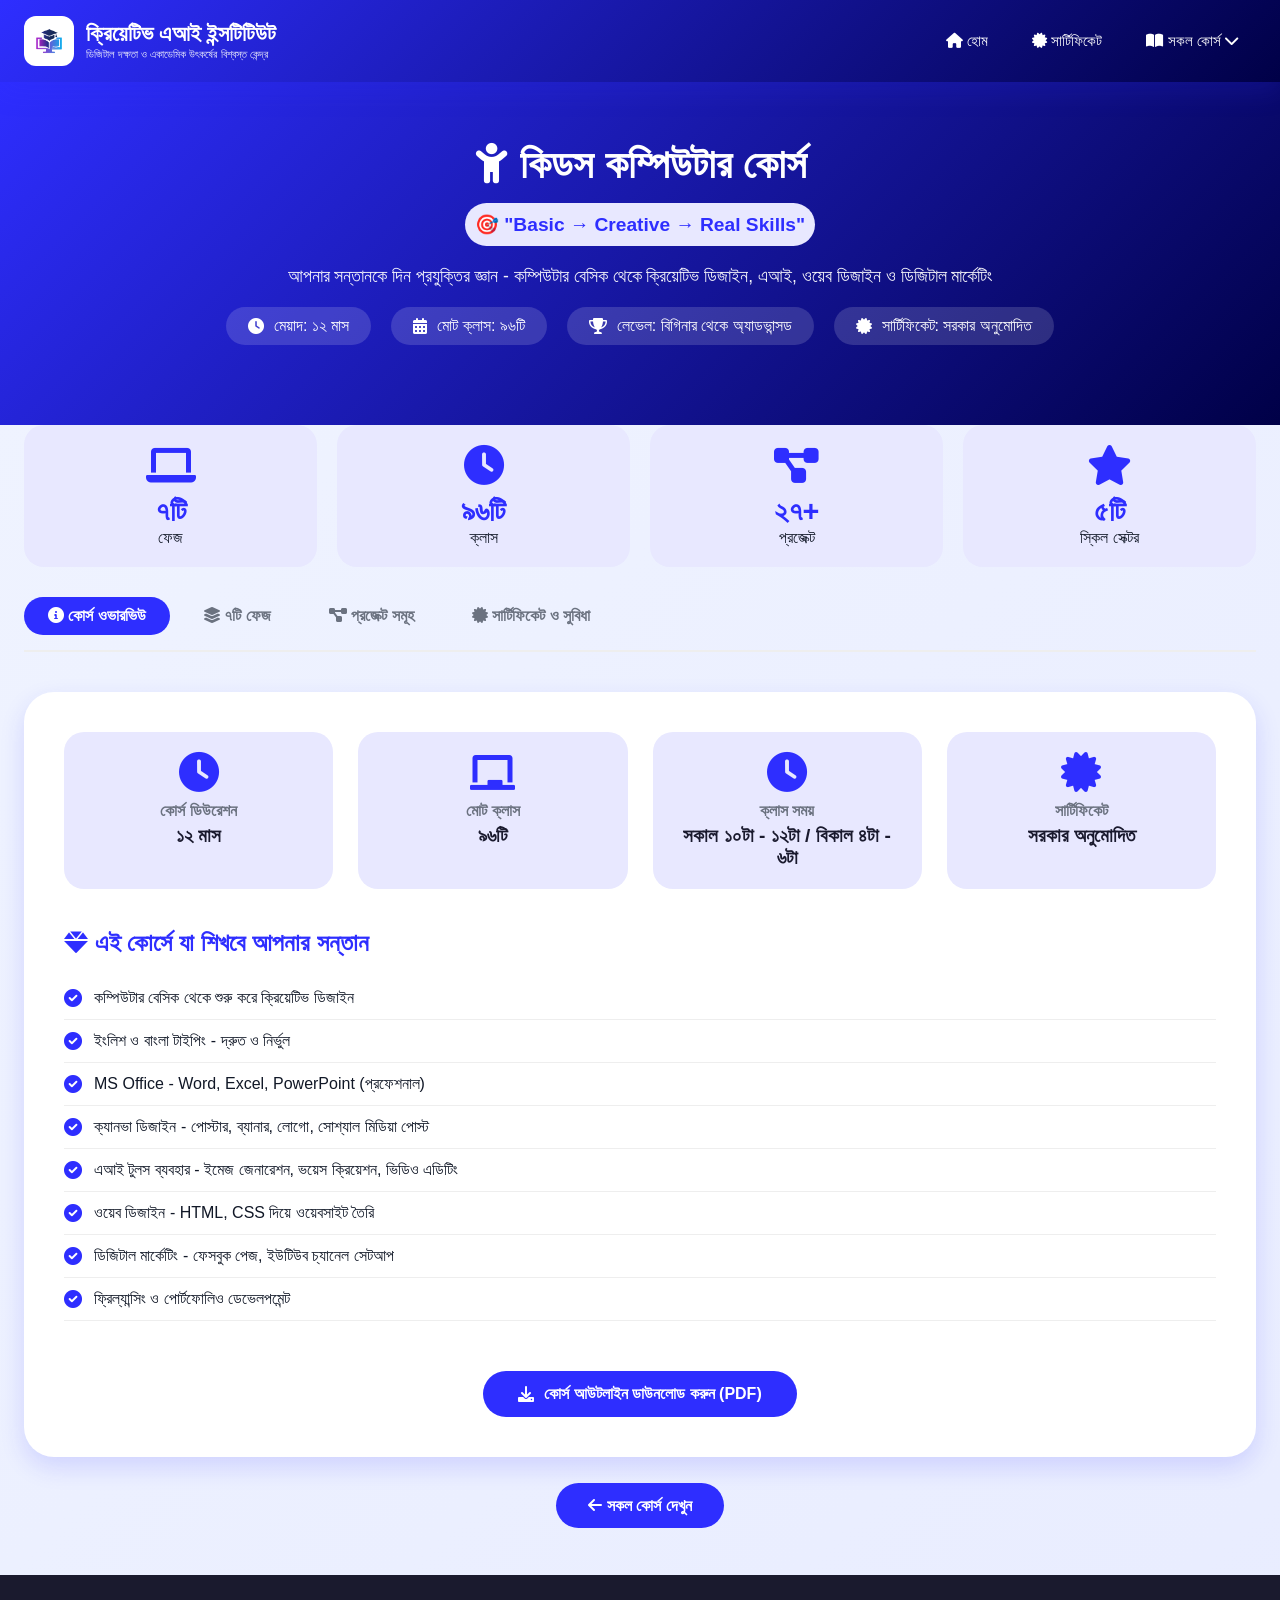
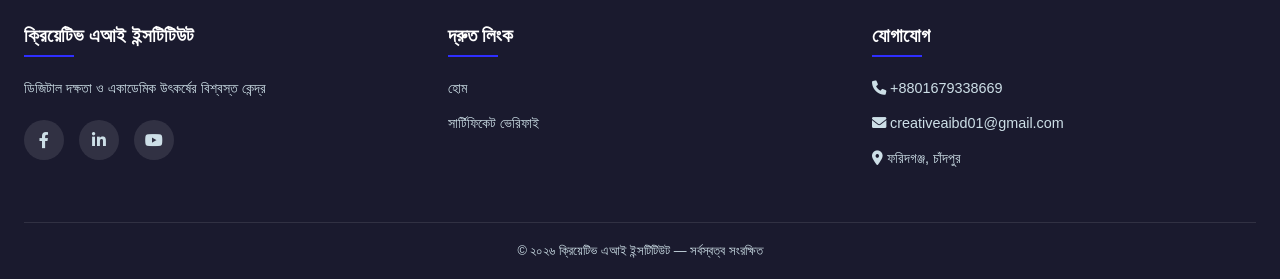
<file: course-details/kids-computer.html>
<!DOCTYPE html>
<html lang="bn">
<head>
    <meta charset="UTF-8">
    <meta name="viewport" content="width=device-width, initial-scale=1.0">
    <title>কিডস কম্পিউটার কোর্স | Creative AI Institute</title>
    <link rel="stylesheet" href="../assets/css/style.css">
    <link href="https://fonts.googleapis.com/css2?family=Hind+Siliguri:wght@300;400;500;600;700&display=swap" rel="stylesheet">
    <link rel="stylesheet" href="https://cdnjs.cloudflare.com/ajax/libs/font-awesome/6.0.0-beta3/css/all.min.css">
    <style>
        .phase-card {
            background: white;
            border-radius: 24px;
            padding: 25px;
            margin-bottom: 30px;
            box-shadow: 0 5px 20px rgba(0,0,0,0.05);
            border-left: 4px solid var(--primary);
            transition: all 0.3s;
            position: relative;
            overflow: hidden;
        }
        .phase-card:hover {
            transform: translateX(5px);
            box-shadow: 0 10px 30px rgba(46,46,255,0.15);
        }
        .phase-badge {
            position: absolute;
            top: 20px;
            right: 20px;
            background: var(--primary);
            color: white;
            padding: 5px 15px;
            border-radius: 20px;
            font-size: 0.8rem;
            font-weight: 600;
        }
        .phase-title {
            font-size: 1.6rem;
            font-weight: 700;
            color: var(--primary);
            margin-bottom: 15px;
            display: flex;
            align-items: center;
            gap: 12px;
        }
        .phase-title i {
            font-size: 2rem;
        }
        .week-grid {
            display: grid;
            grid-template-columns: repeat(auto-fill, minmax(280px, 1fr));
            gap: 15px;
            margin-top: 20px;
        }
        .week-card {
            background: var(--primary-light);
            border-radius: 16px;
            padding: 15px;
            transition: all 0.3s;
        }
        .week-card:hover {
            background: var(--primary);
            color: white;
            transform: translateY(-3px);
        }
        .week-title {
            font-weight: 700;
            font-size: 1rem;
            margin-bottom: 12px;
            display: flex;
            align-items: center;
            gap: 8px;
            border-bottom: 1px solid rgba(0,0,0,0.1);
            padding-bottom: 8px;
        }
        .week-card:hover .week-title {
            border-bottom-color: rgba(255,255,255,0.3);
        }
        .class-list {
            list-style: none;
            padding: 0;
        }
        .class-list li {
            padding: 6px 0;
            font-size: 0.85rem;
            display: flex;
            align-items: center;
            gap: 8px;
        }
        .class-list li i {
            font-size: 12px;
            color: var(--primary);
        }
        .week-card:hover .class-list li i {
            color: white;
        }
        .info-bar {
            display: flex;
            flex-wrap: wrap;
            gap: 20px;
            justify-content: center;
            margin: 20px 0;
        }
        .info-item {
            background: rgba(255,255,255,0.15);
            padding: 10px 22px;
            border-radius: 40px;
            display: flex;
            align-items: center;
            gap: 10px;
        }
        .section-tab {
            display: flex;
            flex-wrap: wrap;
            gap: 10px;
            margin-bottom: 30px;
            border-bottom: 2px solid #eee;
            padding-bottom: 15px;
        }
        .tab-btn {
            background: none;
            border: none;
            padding: 10px 24px;
            cursor: pointer;
            font-weight: 600;
            color: var(--gray);
            transition: all 0.3s;
            border-radius: 40px;
            font-size: 1rem;
        }
        .tab-btn.active {
            background: var(--primary);
            color: white;
        }
        .tab-content {
            display: none;
            animation: fadeIn 0.4s ease;
        }
        .tab-content.active {
            display: block;
        }
        @keyframes fadeIn {
            from { opacity: 0; transform: translateY(15px); }
            to { opacity: 1; transform: translateY(0); }
        }
        .stat-grid {
            display: grid;
            grid-template-columns: repeat(auto-fit, minmax(160px, 1fr));
            gap: 20px;
            margin-bottom: 30px;
        }
        .stat-card {
            text-align: center;
            padding: 20px;
            background: var(--primary-light);
            border-radius: 20px;
        }
        .stat-card i {
            font-size: 40px;
            color: var(--primary);
            margin-bottom: 10px;
        }
        .stat-card h3 {
            font-size: 1.8rem;
            color: var(--primary);
        }
        .project-badge {
            display: inline-block;
            background: var(--primary-light);
            color: var(--primary);
            padding: 6px 14px;
            border-radius: 25px;
            font-size: 0.8rem;
            margin: 5px 6px 0 0;
            transition: all 0.3s;
        }
        .project-badge:hover {
            background: var(--primary);
            color: white;
            transform: translateY(-2px);
        }
        .motto {
            text-align: center;
            font-size: 1.2rem;
            font-weight: 600;
            color: var(--primary);
            margin-bottom: 20px;
            padding: 10px;
            background: var(--primary-light);
            border-radius: 50px;
            display: inline-block;
            width: auto;
            margin-left: auto;
            margin-right: auto;
        }
    </style>
</head>
<body>

<header class="main-header">
    <div class="container">
        <div class="header-content">
            <div class="logo" onclick="location.href='../index.html'">
                <img src="../image/logo.png" alt="Logo" class="logo-img" onerror="this.src='https://via.placeholder.com/50/2E2EFF/white?text=CAI'">
                <div class="logo-text">
                    <h1>ক্রিয়েটিভ এআই ইন্সটিটিউট</h1>
                    <p>ডিজিটাল দক্ষতা ও একাডেমিক উৎকর্ষের বিশ্বস্ত কেন্দ্র</p>
                </div>
            </div>
            <button class="hamburger" id="hamburger">
                <span></span>
                <span></span>
                <span></span>
            </button>
            <nav class="nav-menu" id="navMenu">
                <a href="../index.html"><i class="fas fa-home"></i> হোম</a>
                <a href="../certificate.html"><i class="fas fa-certificate"></i> সার্টিফিকেট</a>
                <div class="dropdown">
                    <button class="dropbtn"><i class="fas fa-book-open"></i> সকল কোর্স <i class="fas fa-chevron-down"></i></button>
                    <div class="dropdown-content">
                        <a href="kids-computer.html"><i class="fas fa-child"></i> কিডস কম্পিউটার</a>
                        <a href="basic-office.html"><i class="fas fa-laptop"></i> বেসিক অফিস</a>
                        <a href="professional-office.html"><i class="fas fa-chart-line"></i> প্রফেশনাল অফিস</a>
                        <a href="graphic-design.html"><i class="fas fa-palette"></i> গ্রাফিক্স ডিজাইন</a>
                        <a href="web-development.html"><i class="fas fa-code"></i> ওয়েব ডিজাইন ও ডেভেলপমেন্ট</a>
                        <a href="digital-marketing.html"><i class="fas fa-bullhorn"></i> ডিজিটাল মার্কেটিং</a>
                        <a href="professional-ai.html"><i class="fas fa-robot"></i> প্রফেশনাল এ.আই</a>
                        <a href="academic-coaching.html"><i class="fas fa-chalkboard-user"></i> একাডেমিক কোচিং</a>
                        <a href="hsc-ict.html"><i class="fas fa-book"></i> এইচএসসি আইসিটি</a>
                        <a href="hand-writing.html"><i class="fas fa-pen-fancy"></i> হ্যান্ড রাইটিং</a>
                    </div>
                </div>
            </nav>
        </div>
    </div>
</header>

<!-- কোর্স হিরো সেকশন -->
<section class="course-detail-hero">
    <div class="container">
        <h1><i class="fas fa-child"></i> কিডস কম্পিউটার কোর্স</h1>
        <div class="motto">🎯 "Basic → Creative → Real Skills"</div>
        <p>আপনার সন্তানকে দিন প্রযুক্তির জ্ঞান - কম্পিউটার বেসিক থেকে ক্রিয়েটিভ ডিজাইন, এআই, ওয়েব ডিজাইন ও ডিজিটাল মার্কেটিং</p>
        <div class="info-bar">
            <div class="info-item"><i class="fas fa-clock"></i> মেয়াদ: ১২ মাস</div>
            <div class="info-item"><i class="fas fa-calendar-alt"></i> মোট ক্লাস: ৯৬টি</div>
            <div class="info-item"><i class="fas fa-trophy"></i> লেভেল: বিগিনার থেকে অ্যাডভান্সড</div>
            <div class="info-item"><i class="fas fa-certificate"></i> সার্টিফিকেট: সরকার অনুমোদিত</div>
        </div>
    </div>
</section>

<div class="container">
    <!-- স্ট্যাটিস্টিকস -->
    <div class="stat-grid">
        <div class="stat-card"><i class="fas fa-laptop"></i><h3>৭টি</h3><p>ফেজ</p></div>
        <div class="stat-card"><i class="fas fa-clock"></i><h3>৯৬টি</h3><p>ক্লাস</p></div>
        <div class="stat-card"><i class="fas fa-project-diagram"></i><h3>২৭+</h3><p>প্রজেক্ট</p></div>
        <div class="stat-card"><i class="fas fa-star"></i><h3>৫টি</h3><p>স্কিল সেক্টর</p></div>
    </div>

    <!-- ট্যাব সেকশন -->
    <div class="section-tab">
        <button class="tab-btn active" onclick="showTab('overview')"><i class="fas fa-info-circle"></i> কোর্স ওভারভিউ</button>
        <button class="tab-btn" onclick="showTab('phases')"><i class="fas fa-layer-group"></i> ৭টি ফেজ</button>
        <button class="tab-btn" onclick="showTab('projects')"><i class="fas fa-project-diagram"></i> প্রজেক্ট সমূহ</button>
        <button class="tab-btn" onclick="showTab('certificate')"><i class="fas fa-certificate"></i> সার্টিফিকেট ও সুবিধা</button>
    </div>

    <!-- ট্যাব 1: কোর্স ওভারভিউ -->
    <div id="overview" class="tab-content active">
        <div class="course-detail-card">
            <div class="course-overview">
                <div class="overview-item"><i class="fas fa-clock"></i><h4>কোর্স ডিউরেশন</h4><p>১২ মাস</p></div>
                <div class="overview-item"><i class="fas fa-chalkboard"></i><h4>মোট ক্লাস</h4><p>৯৬টি</p></div>
                <div class="overview-item"><i class="fas fa-clock"></i><h4>ক্লাস সময়</h4><p>সকাল ১০টা - ১২টা / বিকাল ৪টা - ৬টা</p></div>
                <div class="overview-item"><i class="fas fa-certificate"></i><h4>সার্টিফিকেট</h4><p>সরকার অনুমোদিত</p></div>
            </div>
            
            <div class="course-benefits">
                <h3><i class="fas fa-gem"></i> এই কোর্সে যা শিখবে আপনার সন্তান</h3>
                <ul>
                    <li><i class="fas fa-check-circle"></i> কম্পিউটার বেসিক থেকে শুরু করে ক্রিয়েটিভ ডিজাইন</li>
                    <li><i class="fas fa-check-circle"></i> ইংলিশ ও বাংলা টাইপিং - দ্রুত ও নির্ভুল</li>
                    <li><i class="fas fa-check-circle"></i> MS Office - Word, Excel, PowerPoint (প্রফেশনাল)</li>
                    <li><i class="fas fa-check-circle"></i> ক্যানভা ডিজাইন - পোস্টার, ব্যানার, লোগো, সোশ্যাল মিডিয়া পোস্ট</li>
                    <li><i class="fas fa-check-circle"></i> এআই টুলস ব্যবহার - ইমেজ জেনারেশন, ভয়েস ক্রিয়েশন, ভিডিও এডিটিং</li>
                    <li><i class="fas fa-check-circle"></i> ওয়েব ডিজাইন - HTML, CSS দিয়ে ওয়েবসাইট তৈরি</li>
                    <li><i class="fas fa-check-circle"></i> ডিজিটাল মার্কেটিং - ফেসবুক পেজ, ইউটিউব চ্যানেল সেটআপ</li>
                    <li><i class="fas fa-check-circle"></i> ফ্রিল্যান্সিং ও পোর্টফোলিও ডেভেলপমেন্ট</li>
                </ul>
            </div>

            <div style="text-align: center; margin-top: 30px;">
                <a href="#" onclick="downloadBrochure('kids-computer')" class="download-btn">
                    <i class="fas fa-download"></i> কোর্স আউটলাইন ডাউনলোড করুন (PDF)
                </a>
            </div>
        </div>
    </div>

    <!-- ট্যাব 2: ৭টি ফেজ -->
    <div id="phases" class="tab-content">
        <!-- ফেজ 1: বেসিক কম্পিউটার ও টাইপিং -->
        <div class="phase-card">
            <div class="phase-badge">ফেজ ১</div>
            <div class="phase-title">
                <i class="fas fa-desktop"></i>
                <span>বেসিক কম্পিউটার ও টাইপিং</span>
            </div>
            <p style="margin-bottom: 15px; color: var(--gray);">সপ্তাহ ১-৮ | ক্লাস ০১-১৬</p>
            <div class="week-grid">
                <div class="week-card">
                    <div class="week-title"><i class="fas fa-calendar-week"></i> সপ্তাহ ১-২</div>
                    <ul class="class-list">
                        <li><i class="fas fa-play-circle"></i> ক্লাস ০১: কম্পিউটার পরিচিতি</li>
                        <li><i class="fas fa-play-circle"></i> ক্লাস ০২: হার্ডওয়্যার vs সফটওয়্যার</li>
                        <li><i class="fas fa-play-circle"></i> ক্লাস ০৩: স্টার্ট/শাটডাউন ও কেয়ার</li>
                        <li><i class="fas fa-play-circle"></i> ক্লাস ০৪: মাউস প্র্যাকটিস</li>
                    </ul>
                </div>
                <div class="week-card">
                    <div class="week-title"><i class="fas fa-calendar-week"></i> সপ্তাহ ৩-৪</div>
                    <ul class="class-list">
                        <li><i class="fas fa-play-circle"></i> ক্লাস ০৫: কীবোর্ড লেআউট</li>
                        <li><i class="fas fa-play-circle"></i> ক্লাস ০৬: টাইপিং প্র্যাকটিস</li>
                        <li><i class="fas fa-play-circle"></i> ক্লাস ০৭: বিজয় কীবোর্ড পরিচিতি</li>
                        <li><i class="fas fa-play-circle"></i> ক্লাস ০৮: টাইপিং স্পিড প্র্যাকটিস</li>
                    </ul>
                </div>
                <div class="week-card">
                    <div class="week-title"><i class="fas fa-calendar-week"></i> সপ্তাহ ৫-৬</div>
                    <ul class="class-list">
                        <li><i class="fas fa-play-circle"></i> ক্লাস ০৯: উইন্ডোজ ডেস্কটপ</li>
                        <li><i class="fas fa-play-circle"></i> ক্লাস ১০: প্রোগ্রাম ওপেন/ক্লোজ</li>
                        <li><i class="fas fa-play-circle"></i> ক্লাস ১১: ফাইল ও ফোল্ডার তৈরি</li>
                        <li><i class="fas fa-play-circle"></i> ক্লাস ১২: কপি, পেস্ট, ডিলিট</li>
                    </ul>
                </div>
                <div class="week-card">
                    <div class="week-title"><i class="fas fa-calendar-week"></i> সপ্তাহ ৭-৮</div>
                    <ul class="class-list">
                        <li><i class="fas fa-play-circle"></i> ক্লাস ১৩: ইন্টারনেট বেসিক</li>
                        <li><i class="fas fa-play-circle"></i> ক্লাস ১৪: গুগল সার্চ প্র্যাকটিস</li>
                        <li><i class="fas fa-play-circle"></i> ক্লাস ১৫: টাইপিং স্পিড টেস্ট</li>
                        <li><i class="fas fa-play-circle"></i> ক্লাস ১৬: ছোট প্রজেক্ট</li>
                    </ul>
                </div>
            </div>
        </div>

        <!-- ফেজ 2: MS Office -->
        <div class="phase-card">
            <div class="phase-badge">ফেজ ২</div>
            <div class="phase-title">
                <i class="fab fa-microsoft"></i>
                <span>MS Office Mastery</span>
            </div>
            <p style="margin-bottom: 15px; color: var(--gray);">সপ্তাহ ৯-১৬ | ক্লাস ১৭-৩২</p>
            <div class="week-grid">
                <div class="week-card">
                    <div class="week-title"><i class="fas fa-file-word"></i> সপ্তাহ ৯-১২ (Word)</div>
                    <ul class="class-list">
                        <li><i class="fas fa-play-circle"></i> ক্লাস ১৭: MS Word ইন্টারফেস</li>
                        <li><i class="fas fa-play-circle"></i> ক্লাস ১৮: প্যারাগ্রাফ টাইপিং</li>
                        <li><i class="fas fa-play-circle"></i> ক্লাস ১৯: ফন্ট, সাইজ, কালার</li>
                        <li><i class="fas fa-play-circle"></i> ক্লাস ২০: ইমেজ ও ডিজাইন</li>
                        <li><i class="fas fa-play-circle"></i> ক্লাস ২১: সিভি রাইটিং</li>
                        <li><i class="fas fa-play-circle"></i> ক্লাস ২২: অ্যাপ্লিকেশন রাইটিং</li>
                        <li><i class="fas fa-play-circle"></i> ক্লাস ২৩: রিপোর্ট/অ্যাসাইনমেন্ট</li>
                        <li><i class="fas fa-play-circle"></i> ক্লাস ২৪: পেজ সেটআপ ও প্রিন্ট</li>
                    </ul>
                </div>
                <div class="week-card">
                    <div class="week-title"><i class="fas fa-table"></i> সপ্তাহ ১৩-১৪ (Excel)</div>
                    <ul class="class-list">
                        <li><i class="fas fa-play-circle"></i> ক্লাস ২৫: এক্সেল বেসিক</li>
                        <li><i class="fas fa-play-circle"></i> ক্লাস ২৬: টেবিল ক্রিয়েশন</li>
                        <li><i class="fas fa-play-circle"></i> ক্লাস ২৭: ফর্মুলা (SUM, AVERAGE)</li>
                        <li><i class="fas fa-play-circle"></i> ক্লাস ২৮: মার্কশীট</li>
                    </ul>
                </div>
                <div class="week-card">
                    <div class="week-title"><i class="fas fa-chalkboard"></i> সপ্তাহ ১৫-১৬ (PowerPoint)</div>
                    <ul class="class-list">
                        <li><i class="fas fa-play-circle"></i> ক্লাস ২৯: পাওয়ারপয়েন্ট বেসিক</li>
                        <li><i class="fas fa-play-circle"></i> ক্লাস ৩০: স্লাইড ডিজাইন</li>
                        <li><i class="fas fa-play-circle"></i> ক্লাস ৩১: অ্যানিমেশন ও ট্রানজিশন</li>
                        <li><i class="fas fa-play-circle"></i> ক্লাস ৩২: প্রেজেন্টেশন প্রজেক্ট</li>
                    </ul>
                </div>
            </div>
        </div>

        <!-- ফেজ 3: ক্রিয়েটিভ ডিজাইন -->
        <div class="phase-card">
            <div class="phase-badge">ফেজ ৩</div>
            <div class="phase-title">
                <i class="fas fa-palette"></i>
                <span>ক্রিয়েটিভ ডিজাইন</span>
            </div>
            <p style="margin-bottom: 15px; color: var(--gray);">সপ্তাহ ১৭-২৪ | ক্লাস ৩৩-৪৮</p>
            <div class="week-grid">
                <div class="week-card">
                    <div class="week-title"><i class="fas fa-paintbrush"></i> সপ্তাহ ১৭-১৮</div>
                    <ul class="class-list">
                        <li><i class="fas fa-play-circle"></i> ক্লাস ৩৩: ডিজাইন বেসিক</li>
                        <li><i class="fas fa-play-circle"></i> ক্লাস ৩৪: ক্যানভা ইন্টারফেস</li>
                        <li><i class="fas fa-play-circle"></i> ক্লাস ৩৫: পোস্টার ডিজাইন</li>
                        <li><i class="fas fa-play-circle"></i> ক্লাস ৩৬: ব্যানার ডিজাইন</li>
                    </ul>
                </div>
                <div class="week-card">
                    <div class="week-title"><i class="fab fa-facebook"></i> সপ্তাহ ১৯-২০</div>
                    <ul class="class-list">
                        <li><i class="fas fa-play-circle"></i> ক্লাস ৩৭: ফেসবুক পোস্ট ডিজাইন</li>
                        <li><i class="fas fa-play-circle"></i> ক্লাস ৩৮: ইনস্টাগ্রাম পোস্ট ডিজাইন</li>
                        <li><i class="fas fa-play-circle"></i> ক্লাস ৩৯: ইউটিউব থাম্বনেইল</li>
                        <li><i class="fas fa-play-circle"></i> ক্লাস ৪০: লোগো ডিজাইন বেসিক</li>
                    </ul>
                </div>
                <div class="week-card">
                    <div class="week-title"><i class="fas fa-id-card"></i> সপ্তাহ ২১-২২</div>
                    <ul class="class-list">
                        <li><i class="fas fa-play-circle"></i> ক্লাস ৪১: আইডি কার্ড ডিজাইন</li>
                        <li><i class="fas fa-play-circle"></i> ক্লাস ৪২: সার্টিফিকেট ডিজাইন</li>
                        <li><i class="fas fa-play-circle"></i> ক্লাস ৪৩: ফ্লায়ার ডিজাইন</li>
                        <li><i class="fas fa-play-circle"></i> ক্লাস ৪৪: ব্রোশিওর বেসিক</li>
                    </ul>
                </div>
                <div class="week-card">
                    <div class="week-title"><i class="fas fa-folder-open"></i> সপ্তাহ ২৩-২৪</div>
                    <ul class="class-list">
                        <li><i class="fas fa-play-circle"></i> ক্লাস ৪৫: ক্রিয়েটিভ প্রজেক্ট</li>
                        <li><i class="fas fa-play-circle"></i> ক্লাস ৪৬: ডিজাইন প্র্যাকটিস</li>
                        <li><i class="fas fa-play-circle"></i> ক্লাস ৪৭: পোর্টফোলিও কালেকশন</li>
                        <li><i class="fas fa-play-circle"></i> ক্লাস ৪৮: ডিজাইন ফাইনাল টাস্ক</li>
                    </ul>
                </div>
            </div>
            <div style="margin-top: 15px; background: var(--primary-light); padding: 10px; border-radius: 12px;">
                <strong>অতিরিক্ত:</strong> ক্লাস ৪৯: AI পরিচিতি | ক্লাস ৫০: AI ইমেজ জেনারেশন | ক্লাস ৫১: ক্রিয়েটিভ ইলাস্ট্রেশন
            </div>
        </div>

        <!-- ফেজ 4: AI ক্রিয়েটিভিটি -->
        <div class="phase-card">
            <div class="phase-badge">ফেজ ৪</div>
            <div class="phase-title">
                <i class="fas fa-robot"></i>
                <span>AI ক্রিয়েটিভিটি</span>
            </div>
            <p style="margin-bottom: 15px; color: var(--gray);">সপ্তাহ ২৫-৩২ | ক্লাস ৫২-৬৪</p>
            <div class="week-grid">
                <div class="week-card">
                    <div class="week-title"><i class="fas fa-brain"></i> সপ্তাহ ২৫-২৬</div>
                    <ul class="class-list">
                        <li><i class="fas fa-play-circle"></i> ক্লাস ৫২: AI ডিজাইন আইডিয়া</li>
                        <li><i class="fas fa-play-circle"></i> ক্লাস ৫৩: AI ফটো এডিটিং</li>
                    </ul>
                </div>
                <div class="week-card">
                    <div class="week-title"><i class="fas fa-image"></i> সপ্তাহ ২৭-২৮</div>
                    <ul class="class-list">
                        <li><i class="fas fa-play-circle"></i> ক্লাস ৫৪: ব্যাকগ্রাউন্ড রিমুভাল</li>
                        <li><i class="fas fa-play-circle"></i> ক্লাস ৫৫: AI এনহ্যান্সমেন্ট</li>
                        <li><i class="fas fa-play-circle"></i> ক্লাস ৫৬: ইমেজ অ্যানিমেশন</li>
                    </ul>
                </div>
                <div class="week-card">
                    <div class="week-title"><i class="fas fa-microphone"></i> সপ্তাহ ২৯-৩০</div>
                    <ul class="class-list">
                        <li><i class="fas fa-play-circle"></i> ক্লাস ৫৭: AI ভয়েস ক্রিয়েশন</li>
                        <li><i class="fas fa-play-circle"></i> ক্লাস ৫৮: স্টোরি ভয়েস</li>
                        <li><i class="fas fa-play-circle"></i> ক্লাস ৫৯: AI ভিডিও টুলস</li>
                        <li><i class="fas fa-play-circle"></i> ক্লাস ৬০: শর্ট ভিডিও ক্রিয়েশন</li>
                    </ul>
                </div>
                <div class="week-card">
                    <div class="week-title"><i class="fas fa-video"></i> সপ্তাহ ৩১-৩২</div>
                    <ul class="class-list">
                        <li><i class="fas fa-play-circle"></i> ক্লাস ৬১: থাম্বনেইল (AI)</li>
                        <li><i class="fas fa-play-circle"></i> ক্লাস ৬২: স্ক্রিপ্ট রাইটিং</li>
                        <li><i class="fas fa-play-circle"></i> ক্লাস ৬৩: ভিডিও প্রজেক্ট</li>
                        <li><i class="fas fa-play-circle"></i> ক্লাস ৬৪: AI ক্রিয়েটিভ প্রজেক্ট</li>
                    </ul>
                </div>
            </div>
        </div>

        <!-- ফেজ 5: ওয়েব ডিজাইন ও অ্যাপ বেসিক -->
        <div class="phase-card">
            <div class="phase-badge">ফেজ ৫</div>
            <div class="phase-title">
                <i class="fas fa-code"></i>
                <span>ওয়েব ডিজাইন ও অ্যাপ বেসিক</span>
            </div>
            <p style="margin-bottom: 15px; color: var(--gray);">সপ্তাহ ৩৩-৪০ | ক্লাস ৬৫-৮০</p>
            <div class="week-grid">
                <div class="week-card">
                    <div class="week-title"><i class="fab fa-html5"></i> সপ্তাহ ৩৩-৩৪</div>
                    <ul class="class-list">
                        <li><i class="fas fa-play-circle"></i> ক্লাস ৬৫: ওয়েবসাইট বেসিক</li>
                        <li><i class="fas fa-play-circle"></i> ক্লাস ৬৬: HTML পরিচিতি</li>
                        <li><i class="fas fa-play-circle"></i> ক্লাস ৬৭: ওয়েব পেজ তৈরি</li>
                        <li><i class="fas fa-play-circle"></i> ক্লাস ৬৮: CSS বেসিক</li>
                    </ul>
                </div>
                <div class="week-card">
                    <div class="week-title"><i class="fas fa-laptop-code"></i> সপ্তাহ ৩৫-৩৬</div>
                    <ul class="class-list">
                        <li><i class="fas fa-play-circle"></i> ক্লাস ৬৯: ওয়েবসাইট ডিজাইন</li>
                        <li><i class="fas fa-play-circle"></i> ক্লাস ৭০: রেসপনসিভ ডিজাইন</li>
                        <li><i class="fas fa-play-circle"></i> ক্লাস ৭১: পার্সোনাল ওয়েবসাইট</li>
                        <li><i class="fas fa-play-circle"></i> ক্লাস ৭২: ওয়েবসাইট পাবলিশিং</li>
                    </ul>
                </div>
                <div class="week-card">
                    <div class="week-title"><i class="fas fa-robot"></i> সপ্তাহ ৩৭-৩৮</div>
                    <ul class="class-list">
                        <li><i class="fas fa-play-circle"></i> ক্লাস ৭৩: AI ওয়েবসাইট বিল্ডার</li>
                        <li><i class="fas fa-play-circle"></i> ক্লাস ৭৪: পোর্টফোলিও ওয়েবসাইট</li>
                        <li><i class="fas fa-play-circle"></i> ক্লাস ৭৫: ল্যান্ডিং পেজ</li>
                        <li><i class="fas fa-play-circle"></i> ক্লাস ৭৬: ওয়েবসাইট প্রজেক্ট</li>
                    </ul>
                </div>
                <div class="week-card">
                    <div class="week-title"><i class="fas fa-mobile-alt"></i> সপ্তাহ ৩৯-৪০</div>
                    <ul class="class-list">
                        <li><i class="fas fa-play-circle"></i> ক্লাস ৭৭: অ্যাপ কনসেপ্ট</li>
                        <li><i class="fas fa-play-circle"></i> ক্লাস ৭৮: ওয়েবসাইট টু অ্যাপ</li>
                        <li><i class="fas fa-play-circle"></i> ক্লাস ৭৯: সিম্পল UI ডিজাইন</li>
                        <li><i class="fas fa-play-circle"></i> ক্লাস ৮০: মিনি অ্যাপ প্রজেক্ট</li>
                    </ul>
                </div>
            </div>
        </div>

        <!-- ফেজ 6: ডিজিটাল মার্কেটিং -->
        <div class="phase-card">
            <div class="phase-badge">ফেজ ৬</div>
            <div class="phase-title">
                <i class="fas fa-chart-line"></i>
                <span>ডিজিটাল মার্কেটিং</span>
            </div>
            <p style="margin-bottom: 15px; color: var(--gray);">সপ্তাহ ৪১-৪২ | ক্লাস ৮১-৮৮</p>
            <div class="week-grid">
                <div class="week-card">
                    <div class="week-title"><i class="fab fa-facebook"></i> সপ্তাহ ৪১</div>
                    <ul class="class-list">
                        <li><i class="fas fa-play-circle"></i> ক্লাস ৮১: ফেসবুক পেজ ক্রিয়েশন</li>
                        <li><i class="fas fa-play-circle"></i> ক্লাস ৮২: কাভার ও লোগো ডিজাইন</li>
                        <li><i class="fas fa-play-circle"></i> ক্লাস ৮৩: ইউটিউব চ্যানেল সেটআপ</li>
                        <li><i class="fas fa-play-circle"></i> ক্লাস ৮৪: থাম্বনেইল ও কন্টেন্ট আইডিয়া</li>
                    </ul>
                </div>
                <div class="week-card">
                    <div class="week-title"><i class="fas fa-search"></i> সপ্তাহ ৪২</div>
                    <ul class="class-list">
                        <li><i class="fas fa-play-circle"></i> ক্লাস ৮৫: এসইও বেসিক</li>
                        <li><i class="fas fa-play-circle"></i> ক্লাস ৮৬: কন্টেন্ট রাইটিং</li>
                        <li><i class="fas fa-play-circle"></i> ক্লাস ৮৭: বেসিক মার্কেটিং স্ট্রাটেজি</li>
                        <li><i class="fas fa-play-circle"></i> ক্লাস ৮৮: প্র্যাকটিস প্রজেক্ট</li>
                    </ul>
                </div>
            </div>
        </div>

        <!-- ফেজ 7: AI স্মার্ট স্কিলস ও ফাইনাল -->
        <div class="phase-card">
            <div class="phase-badge">ফেজ ৭</div>
            <div class="phase-title">
                <i class="fas fa-star"></i>
                <span>AI স্মার্ট স্কিলস ও ফাইনাল প্রজেক্ট</span>
            </div>
            <p style="margin-bottom: 15px; color: var(--gray);">সপ্তাহ ৪৩-৪৮ | ক্লাস ৮৯-৯৬</p>
            <div class="week-grid">
                <div class="week-card">
                    <div class="week-title"><i class="fas fa-graduation-cap"></i> সপ্তাহ ৪৩-৪৮</div>
                    <ul class="class-list">
                        <li><i class="fas fa-play-circle"></i> ক্লাস ৮৯: AI ফর স্টাডি</li>
                        <li><i class="fas fa-play-circle"></i> ক্লাস ৯০: AI রাইটিং</li>
                        <li><i class="fas fa-play-circle"></i> ক্লাস ৯১: ফ্রিল্যান্সিং পরিচিতি</li>
                        <li><i class="fas fa-play-circle"></i> ক্লাস ৯২: পোর্টফোলিও ডেভেলপমেন্ট</li>
                        <li><i class="fas fa-play-circle"></i> ক্লাস ৯৩: ফাইনাল প্রজেক্ট শুরু</li>
                        <li><i class="fas fa-play-circle"></i> ক্লাস ৯৪: প্রজেক্ট ডেভেলপমেন্ট</li>
                        <li><i class="fas fa-play-circle"></i> ক্লাস ৯৫: প্রজেক্ট প্রেজেন্টেশন</li>
                        <li><i class="fas fa-play-circle"></i> ক্লাস ৯৬: সার্টিফিকেট ও ইভ্যালুয়েশন</li>
                    </ul>
                </div>
            </div>
        </div>
    </div>

    <!-- ট্যাব 3: প্রজেক্ট সমূহ -->
    <div id="projects" class="tab-content">
        <div class="course-detail-card">
            <h3 style="color: var(--primary); margin-bottom: 20px;"><i class="fas fa-tasks"></i> প্রজেক্ট লিস্ট (২৭+ প্রজেক্ট)</h3>
            <div style="display: flex; flex-wrap: wrap; gap: 10px; margin-bottom: 30px;">
                <span class="project-badge">⌨️ টাইপিং স্পিড টেস্ট</span>
                <span class="project-badge">📁 ফাইল ও ফোল্ডার অর্গানাইজেশন</span>
                <span class="project-badge">🌐 সেফ ইন্টারনেট ব্রাউজিং</span>
                <span class="project-badge">📄 ডিজিটাল সিভি (স্টুডেন্ট প্রোফাইল)</span>
                <span class="project-badge">📝 অ্যাপ্লিকেশন রাইটিং</span>
                <span class="project-badge">📊 মার্কশীট (এক্সেল)</span>
                <span class="project-badge">🎨 পাওয়ারপয়েন্ট প্রেজেন্টেশন</span>
                <span class="project-badge">🖼️ পোস্টার ডিজাইন</span>
                <span class="project-badge">📢 ব্যানার ডিজাইন</span>
                <span class="project-badge">📱 সোশ্যাল মিডিয়া পোস্ট ডিজাইন</span>
                <span class="project-badge">🔖 লোগো ও ব্র্যান্ড আইডেন্টিটি</span>
                <span class="project-badge">📁 পার্সোনাল ডিজাইন পোর্টফোলিও</span>
                <span class="project-badge">🤖 এআই ইমেজ ক্রিয়েশন</span>
                <span class="project-badge">🎨 এআই ফটো এডিটিং</span>
                <span class="project-badge">🎙️ এআই ভয়েস স্টোরি</span>
                <span class="project-badge">🎬 এআই শর্ট ভিডিও</span>
                <span class="project-badge">🌐 পার্সোনাল ওয়েবসাইট</span>
                <span class="project-badge">📄 সিম্পল HTML ওয়েব পেজ</span>
                <span class="project-badge">💼 পোর্টফোলিও ওয়েবসাইট</span>
                <span class="project-badge">📱 মিনি অ্যাপ UI ডিজাইন</span>
                <span class="project-badge">📘 ফেসবুক পেজ সেটআপ</span>
                <span class="project-badge">🎬 ইউটিউব চ্যানেল ব্র্যান্ডিং</span>
                <span class="project-badge">✍️ এসইও কন্টেন্ট রাইটিং</span>
                <span class="project-badge">📊 ডিজিটাল মার্কেটিং ক্যাম্পেইন</span>
                <span class="project-badge">🧠 এআই স্টাডি হেল্পার</span>
                <span class="project-badge">💼 ফ্রিল্যান্সিং প্রোফাইল</span>
                <span class="project-badge">🎯 ফাইনাল ডিজিটাল স্কিলস পোর্টফোলিও</span>
            </div>
        </div>
    </div>

    <!-- ট্যাব 4: সার্টিফিকেট ও সুবিধা -->
    <div id="certificate" class="tab-content">
        <div class="course-detail-card">
            <div class="course-benefits">
                <h3><i class="fas fa-certificate"></i> কোর্স শেষে যা পাবে আপনার সন্তান</h3>
                <ul>
                    <li><i class="fas fa-check-circle"></i> সরকার অনুমোদিত সার্টিফিকেট</li>
                    <li><i class="fas fa-check-circle"></i> সম্পূর্ণ ডিজিটাল পোর্টফোলিও (ওয়েবসাইট + ডিজাইন)</li>
                    <li><i class="fas fa-check-circle"></i> কম্পিউটার, ডিজাইন, এআই, ওয়েব, মার্কেটিং - ৫টি স্কিল</li>
                    <li><i class="fas fa-check-circle"></i> ফ্রিল্যান্সিং মার্কেটপ্লেসে একাউন্ট তৈরি</li>
                    <li><i class="fas fa-check-circle"></i> লাইভ প্রজেক্টে কাজ করার অভিজ্ঞতা</li>
                    <li><i class="fas fa-check-circle"></i> ক্যারিয়ার গাইডলাইন ও সাপোর্ট</li>
                    <li><i class="fas fa-check-circle"></i> পার্সোনাল ব্র্যান্ডিং ও আত্মবিশ্বাস</li>
                </ul>
            </div>
        </div>
    </div>

    <!-- ব্যাক টু হোম বাটন -->
    <div style="text-align: center; margin: 40px 0;">
        <a href="../index.html" class="btn-primary" style="text-decoration: none;"><i class="fas fa-arrow-left"></i> সকল কোর্স দেখুন</a>
    </div>
</div>

<footer class="main-footer">
    <div class="container">
        <div class="footer-content">
            <div class="footer-col">
                <h3>ক্রিয়েটিভ এআই ইন্সটিটিউট</h3>
                <p>ডিজিটাল দক্ষতা ও একাডেমিক উৎকর্ষের বিশ্বস্ত কেন্দ্র</p>
                <div class="social-links-footer">
                    <a href="#"><i class="fab fa-facebook-f"></i></a>
                    <a href="#"><i class="fab fa-linkedin-in"></i></a>
                    <a href="#"><i class="fab fa-youtube"></i></a>
                </div>
            </div>
            <div class="footer-col">
                <h3>দ্রুত লিংক</h3>
                <p><a href="../index.html">হোম</a></p>
                <p><a href="../certificate.html">সার্টিফিকেট ভেরিফাই</a></p>
            </div>
            <div class="footer-col">
                <h3>যোগাযোগ</h3>
                <p><i class="fas fa-phone"></i> +8801679338669</p>
                <p><i class="fas fa-envelope"></i> creativeaibd01@gmail.com</p>
                <p><i class="fas fa-map-marker-alt"></i> ফরিদগঞ্জ, চাঁদপুর</p>
            </div>
        </div>
        <div class="footer-bottom">
            <p>© ২০২৬ ক্রিয়েটিভ এআই ইন্সটিটিউট — সর্বস্বত্ব সংরক্ষিত</p>
        </div>
    </div>
</footer>

<script src="../assets/js/main.js"></script>
<script>
    function showTab(tabId) {
        var tabs = document.querySelectorAll('.tab-content');
        for(var i = 0; i < tabs.length; i++) {
            tabs[i].classList.remove('active');
        }
        var btns = document.querySelectorAll('.tab-btn');
        for(var i = 0; i < btns.length; i++) {
            btns[i].classList.remove('active');
        }
        var selectedTab = document.getElementById(tabId);
        if(selectedTab) {
            selectedTab.classList.add('active');
        }
        if(event && event.target) {
            event.target.classList.add('active');
        }
    }
</script>
</body>
</html>
</file>
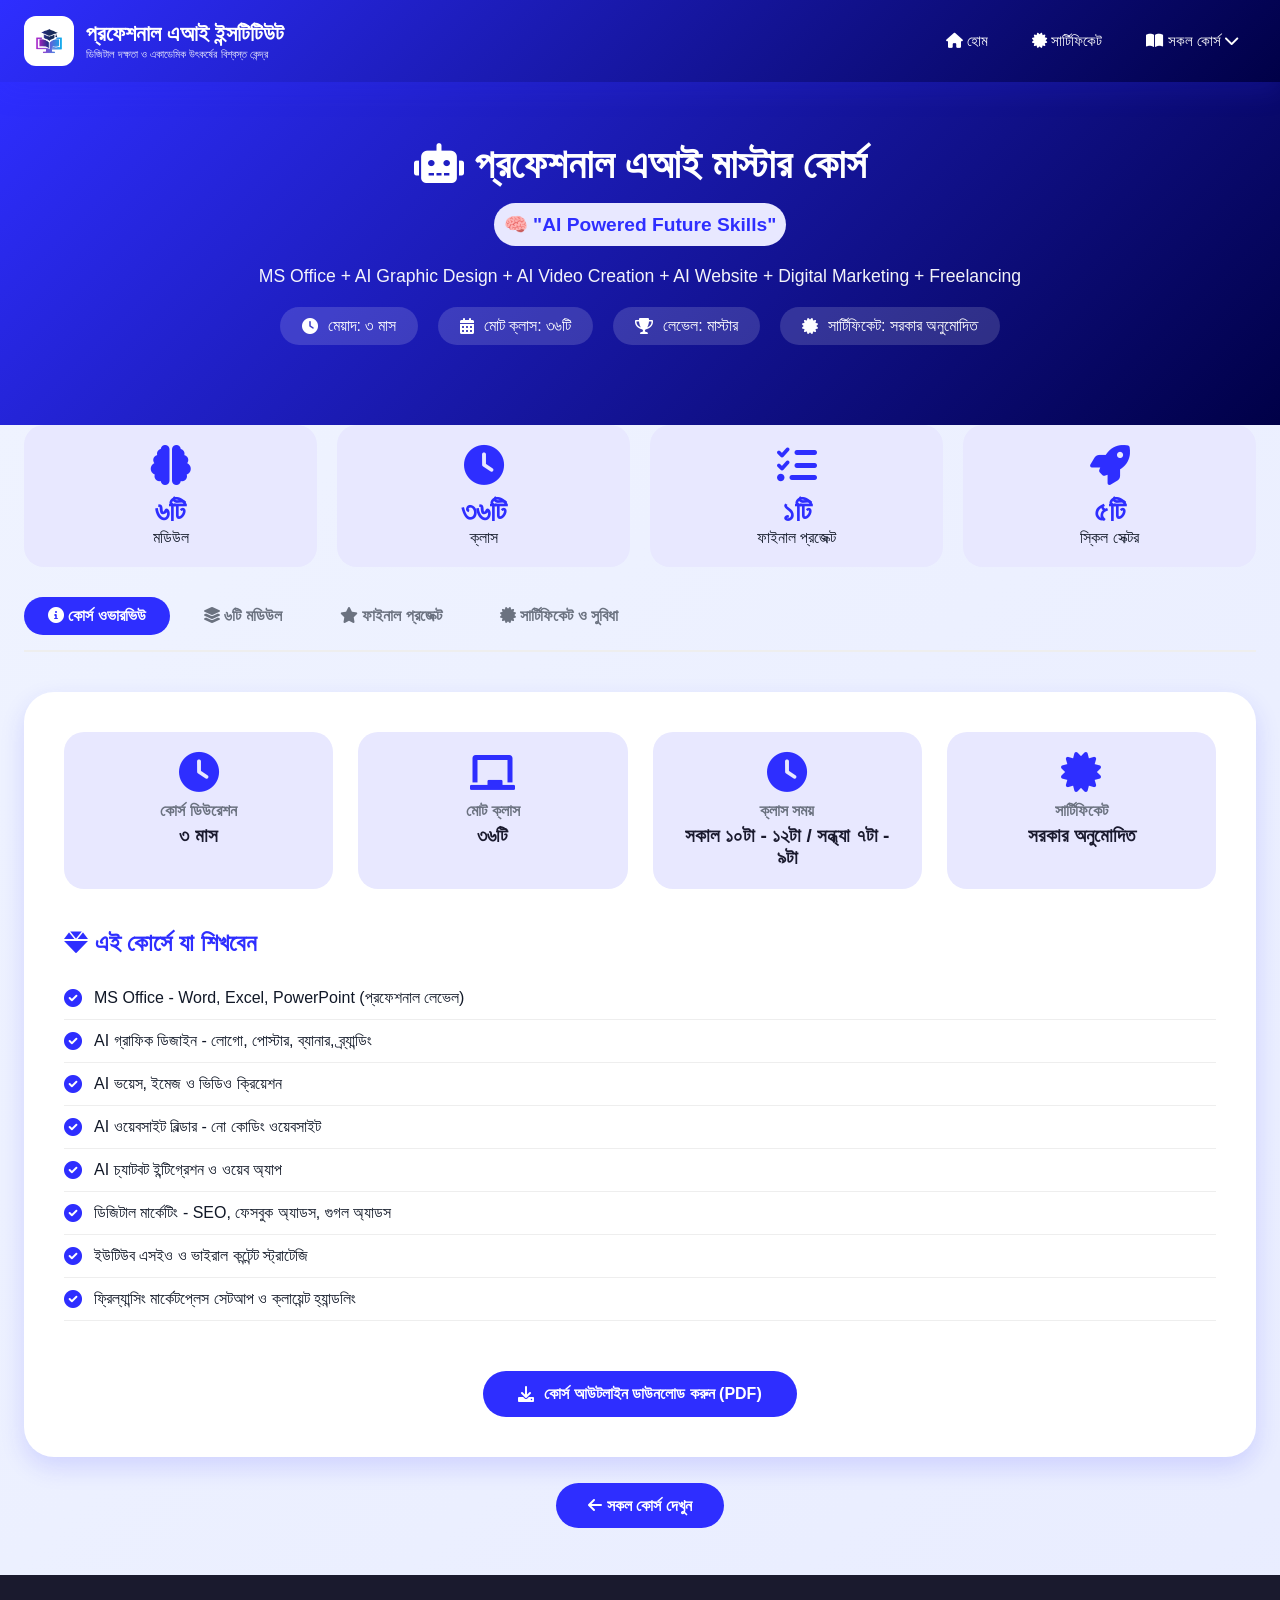
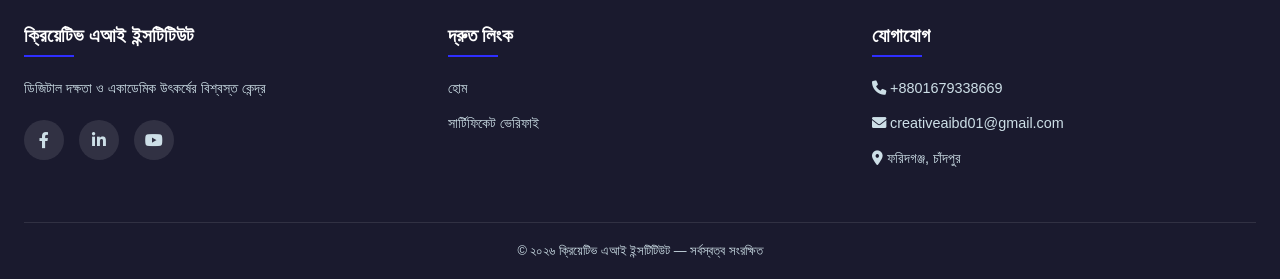
<file: course-details/professional-ai.html>
<!DOCTYPE html>
<html lang="bn">
<head>
    <meta charset="UTF-8">
    <meta name="viewport" content="width=device-width, initial-scale=1.0">
    <title>ক্রিয়েটিভ এআই মাস্টার কোর্স | Creative AI Institute</title>
    <link rel="stylesheet" href="../assets/css/style.css">
    <link href="https://fonts.googleapis.com/css2?family=Hind+Siliguri:wght@300;400;500;600;700&display=swap" rel="stylesheet">
    <link rel="stylesheet" href="https://cdnjs.cloudflare.com/ajax/libs/font-awesome/6.0.0-beta3/css/all.min.css">
    <style>
        .module-card {
            background: white;
            border-radius: 24px;
            padding: 25px;
            margin-bottom: 30px;
            box-shadow: 0 5px 20px rgba(0,0,0,0.05);
            border-left: 4px solid var(--primary);
            transition: all 0.3s;
            position: relative;
            overflow: hidden;
        }
        .module-card:hover {
            transform: translateX(5px);
            box-shadow: 0 10px 30px rgba(46,46,255,0.15);
        }
        .module-badge {
            position: absolute;
            top: 20px;
            right: 20px;
            background: var(--primary);
            color: white;
            padding: 5px 15px;
            border-radius: 20px;
            font-size: 0.8rem;
            font-weight: 600;
        }
        .module-title {
            font-size: 1.5rem;
            font-weight: 700;
            color: var(--primary);
            margin-bottom: 20px;
            display: flex;
            align-items: center;
            gap: 12px;
            flex-wrap: wrap;
        }
        .module-title i {
            font-size: 2rem;
        }
        .class-grid {
            display: grid;
            grid-template-columns: repeat(auto-fill, minmax(280px, 1fr));
            gap: 12px;
            margin-top: 15px;
        }
        .class-item {
            background: var(--primary-light);
            padding: 10px 15px;
            border-radius: 10px;
            display: flex;
            align-items: center;
            gap: 10px;
            transition: all 0.3s;
            font-size: 0.9rem;
        }
        .class-item:hover {
            background: var(--primary);
            color: white;
            transform: translateY(-2px);
        }
        .class-item i {
            font-size: 14px;
            color: var(--primary);
        }
        .class-item:hover i {
            color: white;
        }
        .class-number {
            font-weight: 700;
            min-width: 65px;
        }
        .info-bar {
            display: flex;
            flex-wrap: wrap;
            gap: 20px;
            justify-content: center;
            margin: 20px 0;
        }
        .info-item {
            background: rgba(255,255,255,0.15);
            padding: 10px 22px;
            border-radius: 40px;
            display: flex;
            align-items: center;
            gap: 10px;
        }
        .section-tab {
            display: flex;
            flex-wrap: wrap;
            gap: 10px;
            margin-bottom: 30px;
            border-bottom: 2px solid #eee;
            padding-bottom: 15px;
        }
        .tab-btn {
            background: none;
            border: none;
            padding: 10px 24px;
            cursor: pointer;
            font-weight: 600;
            color: var(--gray);
            transition: all 0.3s;
            border-radius: 40px;
            font-size: 1rem;
        }
        .tab-btn.active {
            background: var(--primary);
            color: white;
        }
        .tab-content {
            display: none;
            animation: fadeIn 0.4s ease;
        }
        .tab-content.active {
            display: block;
        }
        @keyframes fadeIn {
            from { opacity: 0; transform: translateY(15px); }
            to { opacity: 1; transform: translateY(0); }
        }
        .stat-grid {
            display: grid;
            grid-template-columns: repeat(auto-fit, minmax(160px, 1fr));
            gap: 20px;
            margin-bottom: 30px;
        }
        .stat-card {
            text-align: center;
            padding: 20px;
            background: var(--primary-light);
            border-radius: 20px;
        }
        .stat-card i {
            font-size: 40px;
            color: var(--primary);
            margin-bottom: 10px;
        }
        .stat-card h3 {
            font-size: 1.8rem;
            color: var(--primary);
        }
        .final-output {
            background: linear-gradient(135deg, var(--primary-light) 0%, #fff 100%);
            border-radius: 20px;
            padding: 25px;
            margin-top: 20px;
            text-align: center;
            border: 2px dashed var(--primary);
        }
        .final-output h4 {
            color: var(--primary);
            margin-bottom: 15px;
            font-size: 1.3rem;
        }
        .output-items {
            display: flex;
            flex-wrap: wrap;
            justify-content: center;
            gap: 15px;
            margin-top: 15px;
        }
        .output-item {
            background: white;
            padding: 10px 20px;
            border-radius: 30px;
            display: flex;
            align-items: center;
            gap: 10px;
            box-shadow: 0 2px 8px rgba(0,0,0,0.05);
        }
        .output-item i {
            color: var(--primary);
            font-size: 18px;
        }
        .motto {
            text-align: center;
            font-size: 1.2rem;
            font-weight: 600;
            color: var(--primary);
            margin-bottom: 20px;
            padding: 10px;
            background: var(--primary-light);
            border-radius: 50px;
            display: inline-block;
            width: auto;
            margin-left: auto;
            margin-right: auto;
        }
    </style>
</head>
<body>

<header class="main-header">
    <div class="container">
        <div class="header-content">
            <div class="logo" onclick="location.href='../index.html'">
                <img src="../image/logo.png" alt="Logo" class="logo-img" onerror="this.src='https://via.placeholder.com/50/2E2EFF/white?text=CAI'">
                <div class="logo-text">
                    <h1>প্রফেশনাল এআই ইন্সটিটিউট</h1>
                    <p>ডিজিটাল দক্ষতা ও একাডেমিক উৎকর্ষের বিশ্বস্ত কেন্দ্র</p>
                </div>
            </div>
            <button class="hamburger" id="hamburger">
                <span></span>
                <span></span>
                <span></span>
            </button>
            <nav class="nav-menu" id="navMenu">
                <a href="../index.html"><i class="fas fa-home"></i> হোম</a>
                <a href="../certificate.html"><i class="fas fa-certificate"></i> সার্টিফিকেট</a>
                <div class="dropdown">
                    <button class="dropbtn"><i class="fas fa-book-open"></i> সকল কোর্স <i class="fas fa-chevron-down"></i></button>
                    <div class="dropdown-content">
                        <a href="kids-computer.html"><i class="fas fa-child"></i> কিডস কম্পিউটার</a>
                        <a href="basic-office.html"><i class="fas fa-laptop"></i> বেসিক অফিস</a>
                        <a href="professional-office.html"><i class="fas fa-chart-line"></i> প্রফেশনাল অফিস</a>
                        <a href="graphic-design.html"><i class="fas fa-palette"></i> গ্রাফিক্স ডিজাইন</a>
                        <a href="web-development.html"><i class="fas fa-code"></i> ওয়েব ডিজাইন ও ডেভেলপমেন্ট</a>
                        <a href="digital-marketing.html"><i class="fas fa-bullhorn"></i> ডিজিটাল মার্কেটিং</a>
                        <a href="professional-ai.html"><i class="fas fa-robot"></i> প্রফেশনাল এ.আই</a>
                        <a href="academic-coaching.html"><i class="fas fa-chalkboard-user"></i> একাডেমিক কোচিং</a>
                        <a href="hsc-ict.html"><i class="fas fa-book"></i> এইচএসসি আইসিটি</a>
                        <a href="hand-writing.html"><i class="fas fa-pen-fancy"></i> হ্যান্ড রাইটিং</a>
                    </div>
                </div>
            </nav>
        </div>
    </div>
</header>

<!-- কোর্স হিরো সেকশন -->
<section class="course-detail-hero">
    <div class="container">
        <h1><i class="fas fa-robot"></i> প্রফেশনাল এআই মাস্টার কোর্স</h1>
        <div class="motto">🧠 "AI Powered Future Skills"</div>
        <p>MS Office + AI Graphic Design + AI Video Creation + AI Website + Digital Marketing + Freelancing</p>
        <div class="info-bar">
            <div class="info-item"><i class="fas fa-clock"></i> মেয়াদ: ৩ মাস</div>
            <div class="info-item"><i class="fas fa-calendar-alt"></i> মোট ক্লাস: ৩৬টি</div>
            <div class="info-item"><i class="fas fa-trophy"></i> লেভেল: মাস্টার</div>
            <div class="info-item"><i class="fas fa-certificate"></i> সার্টিফিকেট: সরকার অনুমোদিত</div>
        </div>
    </div>
</section>

<div class="container">
    <!-- স্ট্যাটিস্টিকস -->
    <div class="stat-grid">
        <div class="stat-card"><i class="fas fa-brain"></i><h3>৬টি</h3><p>মডিউল</p></div>
        <div class="stat-card"><i class="fas fa-clock"></i><h3>৩৬টি</h3><p>ক্লাস</p></div>
        <div class="stat-card"><i class="fas fa-tasks"></i><h3>১টি</h3><p>ফাইনাল প্রজেক্ট</p></div>
        <div class="stat-card"><i class="fas fa-rocket"></i><h3>৫টি</h3><p>স্কিল সেক্টর</p></div>
    </div>

    <!-- ট্যাব সেকশন -->
    <div class="section-tab">
        <button class="tab-btn active" onclick="showTab('overview')"><i class="fas fa-info-circle"></i> কোর্স ওভারভিউ</button>
        <button class="tab-btn" onclick="showTab('modules')"><i class="fas fa-layer-group"></i> ৬টি মডিউল</button>
        <button class="tab-btn" onclick="showTab('final')"><i class="fas fa-star"></i> ফাইনাল প্রজেক্ট</button>
        <button class="tab-btn" onclick="showTab('certificate')"><i class="fas fa-certificate"></i> সার্টিফিকেট ও সুবিধা</button>
    </div>

    <!-- ট্যাব 1: কোর্স ওভারভিউ -->
    <div id="overview" class="tab-content active">
        <div class="course-detail-card">
            <div class="course-overview">
                <div class="overview-item"><i class="fas fa-clock"></i><h4>কোর্স ডিউরেশন</h4><p>৩ মাস</p></div>
                <div class="overview-item"><i class="fas fa-chalkboard"></i><h4>মোট ক্লাস</h4><p>৩৬টি</p></div>
                <div class="overview-item"><i class="fas fa-clock"></i><h4>ক্লাস সময়</h4><p>সকাল ১০টা - ১২টা / সন্ধ্যা ৭টা - ৯টা</p></div>
                <div class="overview-item"><i class="fas fa-certificate"></i><h4>সার্টিফিকেট</h4><p>সরকার অনুমোদিত</p></div>
            </div>
            
            <div class="course-benefits">
                <h3><i class="fas fa-gem"></i> এই কোর্সে যা শিখবেন</h3>
                <ul>
                    <li><i class="fas fa-check-circle"></i> MS Office - Word, Excel, PowerPoint (প্রফেশনাল লেভেল)</li>
                    <li><i class="fas fa-check-circle"></i> AI গ্রাফিক ডিজাইন - লোগো, পোস্টার, ব্যানার, ব্র্যান্ডিং</li>
                    <li><i class="fas fa-check-circle"></i> AI ভয়েস, ইমেজ ও ভিডিও ক্রিয়েশন</li>
                    <li><i class="fas fa-check-circle"></i> AI ওয়েবসাইট বিল্ডার - নো কোডিং ওয়েবসাইট</li>
                    <li><i class="fas fa-check-circle"></i> AI চ্যাটবট ইন্টিগ্রেশন ও ওয়েব অ্যাপ</li>
                    <li><i class="fas fa-check-circle"></i> ডিজিটাল মার্কেটিং - SEO, ফেসবুক অ্যাডস, গুগল অ্যাডস</li>
                    <li><i class="fas fa-check-circle"></i> ইউটিউব এসইও ও ভাইরাল কন্টেন্ট স্ট্রাটেজি</li>
                    <li><i class="fas fa-check-circle"></i> ফ্রিল্যান্সিং মার্কেটপ্লেস সেটআপ ও ক্লায়েন্ট হ্যান্ডলিং</li>
                </ul>
            </div>

            <div style="text-align: center; margin-top: 30px;">
                <a href="#" onclick="downloadBrochure('professional-ai')" class="download-btn">
                    <i class="fas fa-download"></i> কোর্স আউটলাইন ডাউনলোড করুন (PDF)
                </a>
            </div>
        </div>
    </div>

    <!-- ট্যাব 2: ৬টি মডিউল -->
    <div id="modules" class="tab-content">
        <!-- মডিউল 1: ডিজিটাল ফাউন্ডেশন -->
        <div class="module-card">
            <div class="module-badge">মডিউল ১</div>
            <div class="module-title">
                <i class="fas fa-laptop-code"></i>
                <span>ডিজিটাল ফাউন্ডেশন (MS Office + প্রোডাক্টিভিটি)</span>
            </div>
            <p style="margin-bottom: 15px; color: var(--gray);">ক্লাস ০১-০৯</p>
            <div class="class-grid">
                <div class="class-item"><i class="fas fa-play-circle"></i><span class="class-number">ক্লাস ০১</span> ক্রিয়েটিভ AI পরিচিতি + ফিউচার স্কিলস</div>
                <div class="class-item"><i class="fas fa-play-circle"></i><span class="class-number">ক্লাস ০২</span> MS Word বেসিক (ডকুমেন্ট, ফরম্যাটিং, লেআউট)</div>
                <div class="class-item"><i class="fas fa-play-circle"></i><span class="class-number">ক্লাস ০৩</span> সিভি, অ্যাপ্লিকেশন, চিঠি লেখা (Word)</div>
                <div class="class-item"><i class="fas fa-play-circle"></i><span class="class-number">ক্লাস ০৪</span> থিসিস, রিপোর্ট রাইটিং + প্রফেশনাল ফরম্যাটিং</div>
                <div class="class-item"><i class="fas fa-play-circle"></i><span class="class-number">ক্লাস ০৫</span> MS Excel বেসিক (সেল, টেবিল, ডাটা এন্ট্রি)</div>
                <div class="class-item"><i class="fas fa-play-circle"></i><span class="class-number">ক্লাস ০৬</span> Excel ফর্মুলা (SUM, AVERAGE, IF, বেসিক লজিক)</div>
                <div class="class-item"><i class="fas fa-play-circle"></i><span class="class-number">ক্লাস ০৭</span> ডাটা অর্গানাইজেশন + সিম্পল অ্যানালাইসিস</div>
                <div class="class-item"><i class="fas fa-play-circle"></i><span class="class-number">ক্লাস ০৮</span> MS PowerPoint বেসিক (স্লাইড, ডিজাইন, প্রেজেন্টেশন)</div>
                <div class="class-item"><i class="fas fa-play-circle"></i><span class="class-number">ক্লাস ০৯</span> প্রফেশনাল প্রেজেন্টেশন ডিজাইন (পিচ ডেক, বিজনেস আইডিয়া)</div>
            </div>
        </div>

        <!-- মডিউল 2: AI গ্রাফিক ডিজাইন -->
        <div class="module-card">
            <div class="module-badge">মডিউল ২</div>
            <div class="module-title">
                <i class="fas fa-palette"></i>
                <span>AI গ্রাফিক ডিজাইন ও ক্রিয়েটিভিটি</span>
            </div>
            <p style="margin-bottom: 15px; color: var(--gray);">ক্লাস ১০-১৪</p>
            <div class="class-grid">
                <div class="class-item"><i class="fas fa-play-circle"></i><span class="class-number">ক্লাস ১০</span> গ্রাফিক ডিজাইন বেসিক (কালার, লেআউট, টাইপোগ্রাফি)</div>
                <div class="class-item"><i class="fas fa-play-circle"></i><span class="class-number">ক্লাস ১১</span> AI টুলস ফর ডিজাইন (লোগো, পোস্টার, ব্যানার আইডিয়া)</div>
                <div class="class-item"><i class="fas fa-play-circle"></i><span class="class-number">ক্লাস ১২</span> AI ইমেজ জেনারেশন (ক্রিয়েটিভ ইলাস্ট্রেশন + আর্ট)</div>
                <div class="class-item"><i class="fas fa-play-circle"></i><span class="class-number">ক্লাস ১৩</span> ফটোশপ + AI ওয়ার্কফ্লো (ফাস্ট এডিটিং সিস্টেম)</div>
                <div class="class-item"><i class="fas fa-play-circle"></i><span class="class-number">ক্লাস ১৪</span> ব্র্যান্ডিং ডিজাইন (লোগো, আইডেন্টিটি, কালার সিস্টেম)</div>
            </div>
        </div>

        <!-- মডিউল 3: AI ভয়েস, ইমেজ ও ভিডিও -->
        <div class="module-card">
            <div class="module-badge">মডিউল ৩</div>
            <div class="module-title">
                <i class="fas fa-video"></i>
                <span>AI ভয়েস, ইমেজ ও ভিডিও ক্রিয়েশন</span>
            </div>
            <p style="margin-bottom: 15px; color: var(--gray);">ক্লাস ১৫-২০</p>
            <div class="class-grid">
                <div class="class-item"><i class="fas fa-play-circle"></i><span class="class-number">ক্লাস ১৫</span> AI ভয়েস জেনারেশন (ভয়েস ওভার, অডিও ক্রিয়েশন)</div>
                <div class="class-item"><i class="fas fa-play-circle"></i><span class="class-number">ক্লাস ১৬</span> AI ফটো এডিটিং (এনহ্যান্স, রিটাচ, ব্যাকগ্রাউন্ড ফিক্স)</div>
                <div class="class-item"><i class="fas fa-play-circle"></i><span class="class-number">ক্লাস ১৭</span> AI ইমেজ অ্যানিমেশন বেসিক</div>
                <div class="class-item"><i class="fas fa-play-circle"></i><span class="class-number">ক্লাস ১৮</span> AI ভিডিও ক্রিয়েশন টুলস ওভারভিউ</div>
                <div class="class-item"><i class="fas fa-play-circle"></i><span class="class-number">ক্লাস ১৯</span> AI শর্ট ভিডিও (রিলস, শর্টস, অ্যাডস কন্টেন্ট)</div>
                <div class="class-item"><i class="fas fa-play-circle"></i><span class="class-number">ক্লাস ২০</span> AI স্টোরি + স্ক্রিপ্ট টু ভিডিও কনভার্সন</div>
            </div>
        </div>

        <!-- মডিউল 4: ওয়েব ও অ্যাপ ক্রিয়েশন -->
        <div class="module-card">
            <div class="module-badge">মডিউল ৪</div>
            <div class="module-title">
                <i class="fas fa-globe"></i>
                <span>ওয়েব ও অ্যাপ ক্রিয়েশন with AI</span>
            </div>
            <p style="margin-bottom: 15px; color: var(--gray);">ক্লাস ২১-২৬</p>
            <div class="class-grid">
                <div class="class-item"><i class="fas fa-play-circle"></i><span class="class-number">ক্লাস ২১</span> ওয়েবসাইট বেসিক (হাউ ওয়েবসাইট ওয়ার্কস)</div>
                <div class="class-item"><i class="fas fa-play-circle"></i><span class="class-number">ক্লাস ২২</span> AI ওয়েবসাইট বিল্ডার টুলস (নো কোডিং ওয়েবসাইট)</div>
                <div class="class-item"><i class="fas fa-play-circle"></i><span class="class-number">ক্লাস ২৩</span> পোর্টফোলিও ওয়েবসাইট ক্রিয়েশন with AI</div>
                <div class="class-item"><i class="fas fa-play-circle"></i><span class="class-number">ক্লাস ২৪</span> বিজনেস ওয়েবসাইট + ল্যান্ডিং পেজ with AI</div>
                <div class="class-item"><i class="fas fa-play-circle"></i><span class="class-number">ক্লাস ২৫</span> ওয়েব অ্যাপ আইডিয়া + AI ডেভেলপমেন্ট ওয়ার্কফ্লো</div>
                <div class="class-item"><i class="fas fa-play-circle"></i><span class="class-number">ক্লাস ২৬</span> AI চ্যাটবট ইন্টিগ্রেশন in ওয়েবসাইট</div>
            </div>
        </div>

        <!-- মডিউল 5: ডিজিটাল মার্কেটিং -->
        <div class="module-card">
            <div class="module-badge">মডিউল ৫</div>
            <div class="module-title">
                <i class="fas fa-chart-line"></i>
                <span>ডিজিটাল মার্কেটিং with AI</span>
            </div>
            <p style="margin-bottom: 15px; color: var(--gray);">ক্লাস ২৭-৩৪</p>
            <div class="class-grid">
                <div class="class-item"><i class="fas fa-play-circle"></i><span class="class-number">ক্লাস ২৭</span> ডিজিটাল মার্কেটিং বেসিক + AI রোল</div>
                <div class="class-item"><i class="fas fa-play-circle"></i><span class="class-number">ক্লাস ২৮</span> কন্টেন্ট আইডিয়া জেনারেশন with AI</div>
                <div class="class-item"><i class="fas fa-play-circle"></i><span class="class-number">ক্লাস ২৯</span> এসইও বেসিক + AI কিওয়ার্ড রিসার্চ</div>
                <div class="class-item"><i class="fas fa-play-circle"></i><span class="class-number">ক্লাস ৩০</span> ফেসবুক পেজ + কন্টেন্ট স্ট্রাটেজি with AI</div>
                <div class="class-item"><i class="fas fa-play-circle"></i><span class="class-number">ক্লাস ৩১</span> ফেসবুক অ্যাডস আইডিয়া + ক্যাম্পেইন প্ল্যানিং with AI</div>
                <div class="class-item"><i class="fas fa-play-circle"></i><span class="class-number">ক্লাস ৩২</span> গুগল অ্যাডস স্ট্রাটেজি with AI অপটিমাইজেশন</div>
                <div class="class-item"><i class="fas fa-play-circle"></i><span class="class-number">ক্লাস ৩৩</span> ইউটিউব এসইও + টাইটেল + ডেসক্রিপশন with AI</div>
                <div class="class-item"><i class="fas fa-play-circle"></i><span class="class-number">ক্লাস ৩৪</span> থাম্বনেইল + ভাইরাল কন্টেন্ট স্ট্রাটেজি</div>
            </div>
        </div>

        <!-- মডিউল 6: ফ্রিল্যান্সিং -->
        <div class="module-card">
            <div class="module-badge">মডিউল ৬</div>
            <div class="module-title">
                <i class="fas fa-briefcase"></i>
                <span>ফ্রিল্যান্সিং + রিয়েল প্রজেক্ট</span>
            </div>
            <p style="margin-bottom: 15px; color: var(--gray);">ক্লাস ৩৫-৩৬</p>
            <div class="class-grid">
                <div class="class-item"><i class="fas fa-play-circle"></i><span class="class-number">ক্লাস ৩৫</span> ফ্রিল্যান্সিং মার্কেটপ্লেস সেটআপ (ফাইভার/আপওয়ার্ক)</div>
                <div class="class-item"><i class="fas fa-play-circle"></i><span class="class-number">ক্লাস ৩৬</span> ফাইনাল প্রজেক্ট (কমপ্লিট AI বিজনেস সিস্টেম)</div>
            </div>
        </div>
    </div>

    <!-- ট্যাব 3: ফাইনাল প্রজেক্ট -->
    <div id="final" class="tab-content">
        <div class="course-detail-card">
            <h3 style="color: var(--primary); margin-bottom: 20px;"><i class="fas fa-star"></i> ফাইনাল প্রজেক্ট: কমপ্লিট AI বিজনেস সিস্টেম</h3>
            
            <div class="final-output">
                <h4><i class="fas fa-trophy"></i> আপনি তৈরি করবেন একটি সম্পূর্ণ AI-পাওয়ার্ড বিজনেস সিস্টেম</h4>
                <div class="output-items">
                    <div class="output-item"><i class="fas fa-file-word"></i> ওয়ার্ড ডকুমেন্ট</div>
                    <div class="output-item"><i class="fas fa-palette"></i> ডিজাইন</div>
                    <div class="output-item"><i class="fas fa-video"></i> ভিডিও</div>
                    <div class="output-item"><i class="fas fa-globe"></i> ওয়েবসাইট</div>
                    <div class="output-item"><i class="fas fa-chart-line"></i> মার্কেটিং প্ল্যান</div>
                </div>
            </div>

            <div style="margin-top: 30px;">
                <h4 style="color: var(--primary); margin-bottom: 15px;"><i class="fas fa-list-check"></i> প্রজেক্টের অংশসমূহ:</h4>
                <ul>
                    <li><i class="fas fa-check-circle" style="color: var(--primary);"></i> <strong>ডকুমেন্টেশন:</strong> প্রজেক্ট প্রপোজাল, প্ল্যান, রিপোর্ট (MS Word)</li>
                    <li><i class="fas fa-check-circle" style="color: var(--primary);"></i> <strong>ডিজাইন:</strong> লোগো, ব্যানার, সোশ্যাল মিডিয়া পোস্ট (AI টুলস)</li>
                    <li><i class="fas fa-check-circle" style="color: var(--primary);"></i> <strong>ভিডিও:</strong> প্রোমোশনাল ভিডিও, টিউটোরিয়াল (AI ভিডিও টুলস)</li>
                    <li><i class="fas fa-check-circle" style="color: var(--primary);"></i> <strong>ওয়েবসাইট:</strong> পোর্টফোলিও/বিজনেস ওয়েবসাইট (AI বিল্ডার)</li>
                    <li><i class="fas fa-check-circle" style="color: var(--primary);"></i> <strong>মার্কেটিং প্ল্যান:</strong> SEO, সোশ্যাল মিডিয়া, অ্যাডস স্ট্রাটেজি</li>
                </ul>
            </div>

            <div style="background: var(--primary-light); padding: 20px; border-radius: 16px; margin-top: 25px;">
                <h4 style="color: var(--primary);"><i class="fas fa-graduation-cap"></i> প্রেজেন্টেশন:</h4>
                <p>প্রজেক্টটি ক্লাসে প্রেজেন্ট করতে হবে। সেরা প্রজেক্টের জন্য বিশেষ পুরস্কার!</p>
            </div>
        </div>
    </div>

    <!-- ট্যাব 4: সার্টিফিকেট ও সুবিধা -->
    <div id="certificate" class="tab-content">
        <div class="course-detail-card">
            <div class="course-benefits">
                <h3><i class="fas fa-certificate"></i> কোর্স শেষে যা পাবেন</h3>
                <ul>
                    <li><i class="fas fa-check-circle"></i> সরকার অনুমোদিত সার্টিফিকেট</li>
                    <li><i class="fas fa-check-circle"></i> সম্পূর্ণ AI বিজনেস সিস্টেম পোর্টফোলিও</li>
                    <li><i class="fas fa-check-circle"></i> MS Office, AI ডিজাইন, ভিডিও, ওয়েব, মার্কেটিং - ৫টি স্কিল</li>
                    <li><i class="fas fa-check-circle"></i> ফ্রিল্যান্সিং মার্কেটপ্লেসে একাউন্ট তৈরি</li>
                    <li><i class="fas fa-check-circle"></i> লাইভ প্রজেক্টে কাজ করার অভিজ্ঞতা</li>
                    <li><i class="fas fa-check-circle"></i> ক্লায়েন্ট হ্যান্ডলিং ও প্রজেক্ট ম্যানেজমেন্ট</li>
                    <li><i class="fas fa-check-circle"></i> ক্যারিয়ার গাইডলাইন ও জব প্লেসমেন্ট সাপোর্ট</li>
                </ul>
            </div>
        </div>
    </div>

    <!-- ব্যাক টু হোম বাটন -->
    <div style="text-align: center; margin: 40px 0;">
        <a href="../index.html" class="btn-primary" style="text-decoration: none;"><i class="fas fa-arrow-left"></i> সকল কোর্স দেখুন</a>
    </div>
</div>

<footer class="main-footer">
    <div class="container">
        <div class="footer-content">
            <div class="footer-col">
                <h3>ক্রিয়েটিভ এআই ইন্সটিটিউট</h3>
                <p>ডিজিটাল দক্ষতা ও একাডেমিক উৎকর্ষের বিশ্বস্ত কেন্দ্র</p>
                <div class="social-links-footer">
                    <a href="#"><i class="fab fa-facebook-f"></i></a>
                    <a href="#"><i class="fab fa-linkedin-in"></i></a>
                    <a href="#"><i class="fab fa-youtube"></i></a>
                </div>
            </div>
            <div class="footer-col">
                <h3>দ্রুত লিংক</h3>
                <p><a href="../index.html">হোম</a></p>
                <p><a href="../certificate.html">সার্টিফিকেট ভেরিফাই</a></p>
            </div>
            <div class="footer-col">
                <h3>যোগাযোগ</h3>
                <p><i class="fas fa-phone"></i> +8801679338669</p>
                <p><i class="fas fa-envelope"></i> creativeaibd01@gmail.com</p>
                <p><i class="fas fa-map-marker-alt"></i> ফরিদগঞ্জ, চাঁদপুর</p>
            </div>
        </div>
        <div class="footer-bottom">
            <p>© ২০২৬ ক্রিয়েটিভ এআই ইন্সটিটিউট — সর্বস্বত্ব সংরক্ষিত</p>
        </div>
    </div>
</footer>

<script src="../assets/js/main.js"></script>
<script>
    function showTab(tabId) {
        var tabs = document.querySelectorAll('.tab-content');
        for(var i = 0; i < tabs.length; i++) {
            tabs[i].classList.remove('active');
        }
        var btns = document.querySelectorAll('.tab-btn');
        for(var i = 0; i < btns.length; i++) {
            btns[i].classList.remove('active');
        }
        var selectedTab = document.getElementById(tabId);
        if(selectedTab) {
            selectedTab.classList.add('active');
        }
        if(event && event.target) {
            event.target.classList.add('active');
        }
    }
</script>
</body>
</html>
</file>
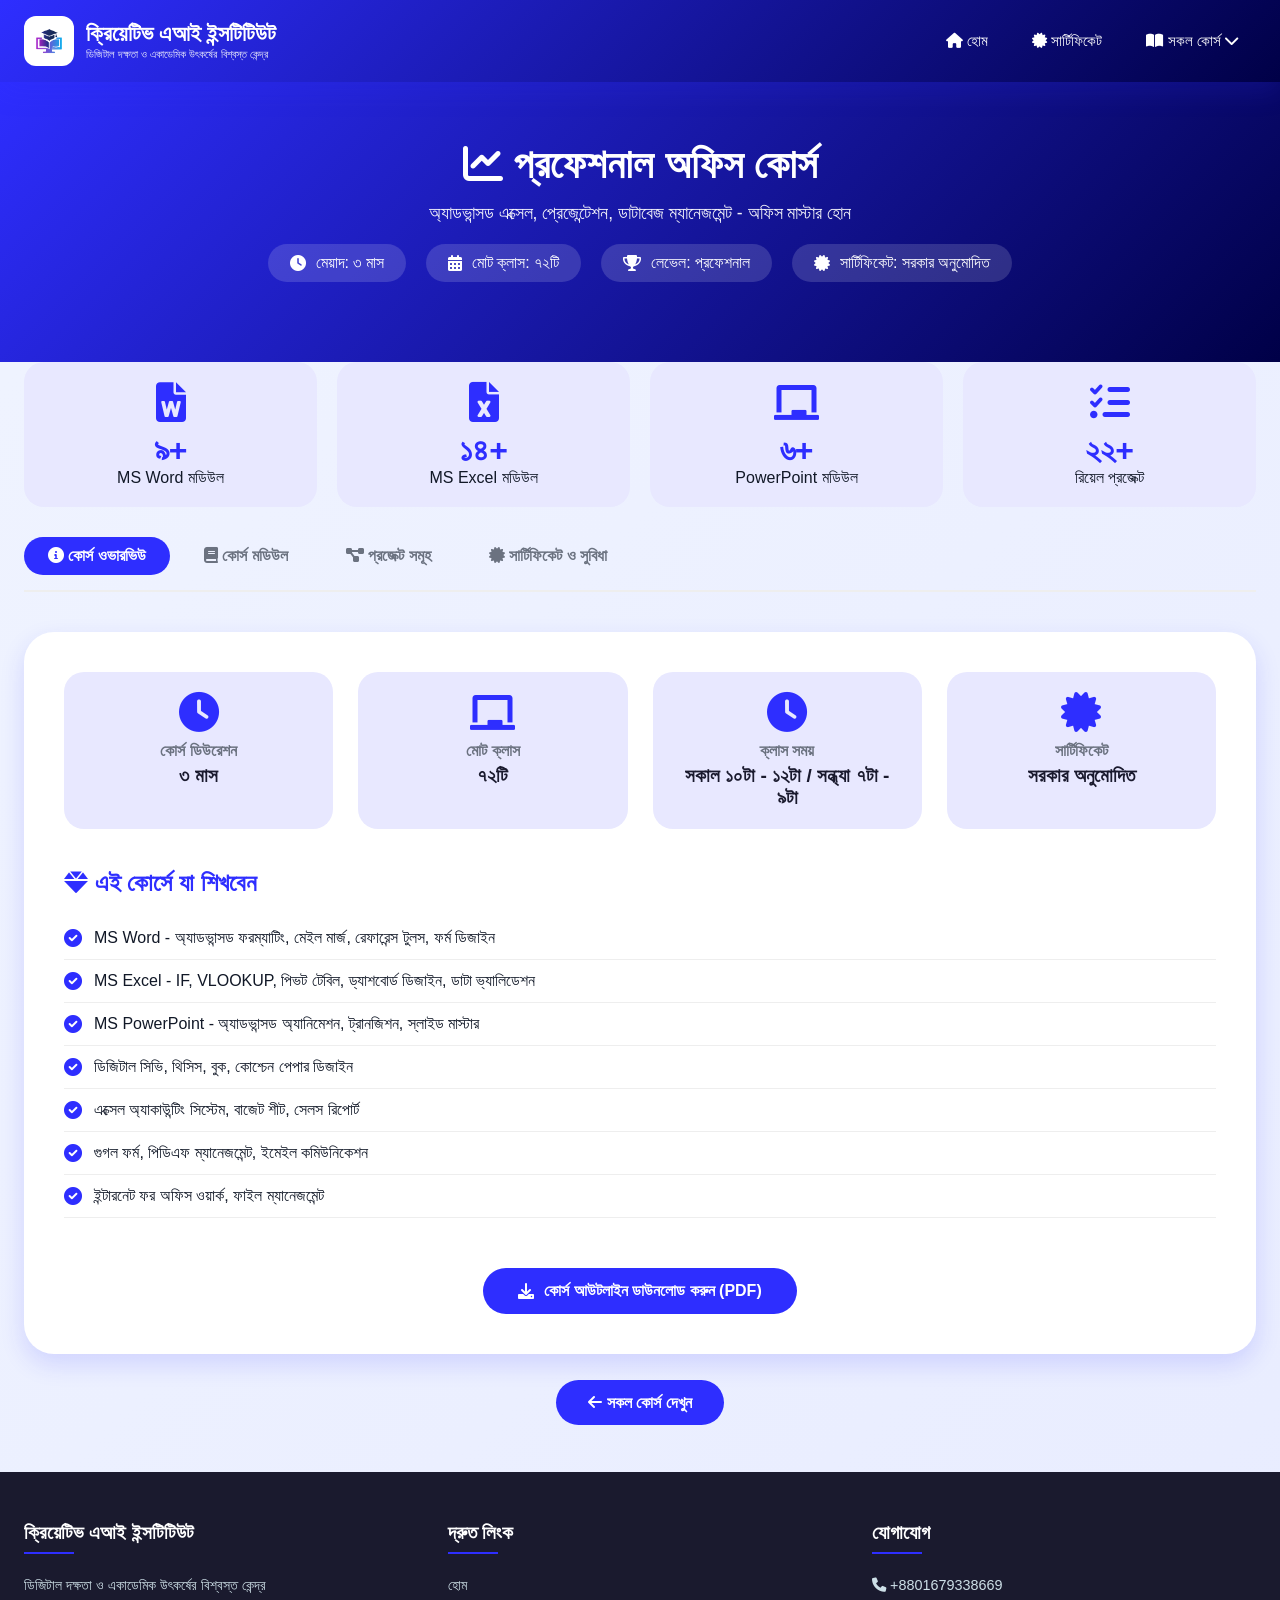
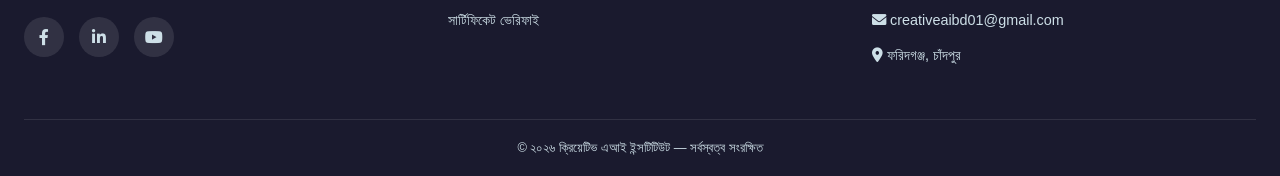
<file: course-details/professional-office.html>
<!DOCTYPE html>
<html lang="bn">
<head>
    <meta charset="UTF-8">
    <meta name="viewport" content="width=device-width, initial-scale=1.0">
    <title>প্রফেশনাল অফিস কোর্স | Creative AI Institute</title>
    <link rel="stylesheet" href="../assets/css/style.css">
    <link href="https://fonts.googleapis.com/css2?family=Hind+Siliguri:wght@300;400;500;600;700&display=swap" rel="stylesheet">
    <link rel="stylesheet" href="https://cdnjs.cloudflare.com/ajax/libs/font-awesome/6.0.0-beta3/css/all.min.css">
    <style>
        .module-card {
            background: white;
            border-radius: 20px;
            padding: 25px;
            margin-bottom: 30px;
            box-shadow: 0 5px 20px rgba(0,0,0,0.05);
            border-left: 4px solid var(--primary);
            transition: all 0.3s;
        }
        .module-card:hover {
            transform: translateX(5px);
            box-shadow: 0 10px 30px rgba(46,46,255,0.15);
        }
        .module-title {
            font-size: 1.5rem;
            font-weight: 700;
            color: var(--primary);
            margin-bottom: 20px;
            display: flex;
            align-items: center;
            gap: 12px;
            flex-wrap: wrap;
        }
        .module-title i {
            font-size: 2rem;
        }
        .class-grid {
            display: grid;
            grid-template-columns: repeat(auto-fill, minmax(250px, 1fr));
            gap: 12px;
            margin-top: 15px;
        }
        .class-item {
            background: var(--primary-light);
            padding: 10px 15px;
            border-radius: 10px;
            display: flex;
            align-items: center;
            gap: 10px;
            transition: all 0.3s;
            font-size: 0.9rem;
        }
        .class-item:hover {
            background: var(--primary);
            color: white;
            transform: translateY(-2px);
        }
        .class-item i {
            font-size: 14px;
            color: var(--primary);
        }
        .class-item:hover i {
            color: white;
        }
        .class-number {
            font-weight: 700;
            min-width: 65px;
        }
        .topic-list {
            list-style: none;
            padding: 0;
        }
        .topic-list li {
            padding: 10px 0;
            border-bottom: 1px solid #eee;
            display: flex;
            align-items: flex-start;
            gap: 12px;
        }
        .topic-list li i {
            color: var(--primary);
            margin-top: 3px;
        }
        .project-badge {
            display: inline-block;
            background: var(--primary-light);
            color: var(--primary);
            padding: 6px 14px;
            border-radius: 25px;
            font-size: 0.8rem;
            margin: 5px 6px 0 0;
            transition: all 0.3s;
        }
        .project-badge:hover {
            background: var(--primary);
            color: white;
            transform: translateY(-2px);
        }
        .info-bar {
            display: flex;
            flex-wrap: wrap;
            gap: 20px;
            justify-content: center;
            margin: 20px 0;
        }
        .info-item {
            background: rgba(255,255,255,0.15);
            padding: 10px 22px;
            border-radius: 40px;
            display: flex;
            align-items: center;
            gap: 10px;
        }
        .section-tab {
            display: flex;
            flex-wrap: wrap;
            gap: 10px;
            margin-bottom: 30px;
            border-bottom: 2px solid #eee;
            padding-bottom: 15px;
        }
        .tab-btn {
            background: none;
            border: none;
            padding: 10px 24px;
            cursor: pointer;
            font-weight: 600;
            color: var(--gray);
            transition: all 0.3s;
            border-radius: 40px;
            font-size: 1rem;
        }
        .tab-btn.active {
            background: var(--primary);
            color: white;
        }
        .tab-content {
            display: none;
            animation: fadeIn 0.4s ease;
        }
        .tab-content.active {
            display: block;
        }
        @keyframes fadeIn {
            from { opacity: 0; transform: translateY(15px); }
            to { opacity: 1; transform: translateY(0); }
        }
        .stat-grid {
            display: grid;
            grid-template-columns: repeat(auto-fit, minmax(180px, 1fr));
            gap: 20px;
            margin-bottom: 30px;
        }
        .stat-card {
            text-align: center;
            padding: 20px;
            background: var(--primary-light);
            border-radius: 20px;
        }
        .stat-card i {
            font-size: 40px;
            color: var(--primary);
            margin-bottom: 10px;
        }
        .stat-card h3 {
            font-size: 2rem;
            color: var(--primary);
        }
        .project-category {
            margin-bottom: 30px;
        }
        .project-category h4 {
            color: var(--primary);
            margin-bottom: 15px;
            font-size: 1.2rem;
        }
    </style>
</head>
<body>

<header class="main-header">
    <div class="container">
        <div class="header-content">
            <div class="logo" onclick="location.href='../index.html'">
                <img src="../image/logo.png" alt="Logo" class="logo-img" onerror="this.src='https://via.placeholder.com/50/2E2EFF/white?text=CAI'">
                <div class="logo-text">
                    <h1>ক্রিয়েটিভ এআই ইন্সটিটিউট</h1>
                    <p>ডিজিটাল দক্ষতা ও একাডেমিক উৎকর্ষের বিশ্বস্ত কেন্দ্র</p>
                </div>
            </div>
            <button class="hamburger" id="hamburger">
                <span></span>
                <span></span>
                <span></span>
            </button>
            <nav class="nav-menu" id="navMenu">
                <a href="../index.html"><i class="fas fa-home"></i> হোম</a>
                <a href="../certificate.html"><i class="fas fa-certificate"></i> সার্টিফিকেট</a>
                <div class="dropdown">
                    <button class="dropbtn"><i class="fas fa-book-open"></i> সকল কোর্স <i class="fas fa-chevron-down"></i></button>
                    <div class="dropdown-content">
                        <a href="kids-computer.html"><i class="fas fa-child"></i> কিডস কম্পিউটার</a>
                        <a href="basic-office.html"><i class="fas fa-laptop"></i> বেসিক অফিস</a>
                        <a href="professional-office.html"><i class="fas fa-chart-line"></i> প্রফেশনাল অফিস</a>
                        <a href="graphic-design.html"><i class="fas fa-palette"></i> গ্রাফিক্স ডিজাইন</a>
                        <a href="web-development.html"><i class="fas fa-code"></i> ওয়েব ডিজাইন ও ডেভেলপমেন্ট</a>
                        <a href="digital-marketing.html"><i class="fas fa-bullhorn"></i> ডিজিটাল মার্কেটিং</a>
                        <a href="professional-ai.html"><i class="fas fa-robot"></i> প্রফেশনাল এ.আই</a>
                        <a href="academic-coaching.html"><i class="fas fa-chalkboard-user"></i> একাডেমিক কোচিং</a>
                        <a href="hsc-ict.html"><i class="fas fa-book"></i> এইচএসসি আইসিটি</a>
                        <a href="hand-writing.html"><i class="fas fa-pen-fancy"></i> হ্যান্ড রাইটিং</a>
                    </div>
                </div>
            </nav>
        </div>
    </div>
</header>

<!-- কোর্স হিরো সেকশন -->
<section class="course-detail-hero">
    <div class="container">
        <h1><i class="fas fa-chart-line"></i> প্রফেশনাল অফিস কোর্স</h1>
        <p>অ্যাডভান্সড এক্সেল, প্রেজেন্টেশন, ডাটাবেজ ম্যানেজমেন্ট - অফিস মাস্টার হোন</p>
        <div class="info-bar">
            <div class="info-item"><i class="fas fa-clock"></i> মেয়াদ: ৩ মাস</div>
            <div class="info-item"><i class="fas fa-calendar-alt"></i> মোট ক্লাস: ৭২টি</div>
            <div class="info-item"><i class="fas fa-trophy"></i> লেভেল: প্রফেশনাল</div>
            <div class="info-item"><i class="fas fa-certificate"></i> সার্টিফিকেট: সরকার অনুমোদিত</div>
        </div>
    </div>
</section>

<div class="container">
    <!-- স্ট্যাটিস্টিকস -->
    <div class="stat-grid">
        <div class="stat-card"><i class="fas fa-file-word"></i><h3>৯+</h3><p>MS Word মডিউল</p></div>
        <div class="stat-card"><i class="fas fa-file-excel"></i><h3>১৪+</h3><p>MS Excel মডিউল</p></div>
        <div class="stat-card"><i class="fas fa-chalkboard"></i><h3>৬+</h3><p>PowerPoint মডিউল</p></div>
        <div class="stat-card"><i class="fas fa-tasks"></i><h3>২২+</h3><p>রিয়েল প্রজেক্ট</p></div>
    </div>

    <!-- ট্যাব সেকশন -->
    <div class="section-tab">
        <button class="tab-btn active" onclick="showTab('overview')"><i class="fas fa-info-circle"></i> কোর্স ওভারভিউ</button>
        <button class="tab-btn" onclick="showTab('modules')"><i class="fas fa-book"></i> কোর্স মডিউল</button>
        <button class="tab-btn" onclick="showTab('projects')"><i class="fas fa-project-diagram"></i> প্রজেক্ট সমূহ</button>
        <button class="tab-btn" onclick="showTab('certificate')"><i class="fas fa-certificate"></i> সার্টিফিকেট ও সুবিধা</button>
    </div>

    <!-- ট্যাব 1: কোর্স ওভারভিউ -->
    <div id="overview" class="tab-content active">
        <div class="course-detail-card">
            <div class="course-overview">
                <div class="overview-item"><i class="fas fa-clock"></i><h4>কোর্স ডিউরেশন</h4><p>৩ মাস</p></div>
                <div class="overview-item"><i class="fas fa-chalkboard"></i><h4>মোট ক্লাস</h4><p>৭২টি</p></div>
                <div class="overview-item"><i class="fas fa-clock"></i><h4>ক্লাস সময়</h4><p>সকাল ১০টা - ১২টা / সন্ধ্যা ৭টা - ৯টা</p></div>
                <div class="overview-item"><i class="fas fa-certificate"></i><h4>সার্টিফিকেট</h4><p>সরকার অনুমোদিত</p></div>
            </div>
            
            <div class="course-benefits">
                <h3><i class="fas fa-gem"></i> এই কোর্সে যা শিখবেন</h3>
                <ul>
                    <li><i class="fas fa-check-circle"></i> MS Word - অ্যাডভান্সড ফরম্যাটিং, মেইল মার্জ, রেফারেন্স টুলস, ফর্ম ডিজাইন</li>
                    <li><i class="fas fa-check-circle"></i> MS Excel - IF, VLOOKUP, পিভট টেবিল, ড্যাশবোর্ড ডিজাইন, ডাটা ভ্যালিডেশন</li>
                    <li><i class="fas fa-check-circle"></i> MS PowerPoint - অ্যাডভান্সড অ্যানিমেশন, ট্রানজিশন, স্লাইড মাস্টার</li>
                    <li><i class="fas fa-check-circle"></i> ডিজিটাল সিভি, থিসিস, বুক, কোশ্চেন পেপার ডিজাইন</li>
                    <li><i class="fas fa-check-circle"></i> এক্সেল অ্যাকাউন্টিং সিস্টেম, বাজেট শীট, সেলস রিপোর্ট</li>
                    <li><i class="fas fa-check-circle"></i> গুগল ফর্ম, পিডিএফ ম্যানেজমেন্ট, ইমেইল কমিউনিকেশন</li>
                    <li><i class="fas fa-check-circle"></i> ইন্টারনেট ফর অফিস ওয়ার্ক, ফাইল ম্যানেজমেন্ট</li>
                </ul>
            </div>
			<div style="text-align: center; margin-top: 30px;">
                <a href="#" onclick="downloadBrochure('professional-office')" class="download-btn">
                    <i class="fas fa-download"></i> কোর্স আউটলাইন ডাউনলোড করুন (PDF)
                </a>
            </div>
        </div>
		
    </div>

    <!-- ট্যাব 2: কোর্স মডিউল -->
    <div id="modules" class="tab-content">
        <!-- মডিউল 1: MS Word অ্যাডভান্সড -->
        <div class="module-card">
            <div class="module-title">
                <i class="fab fa-microsoft"></i>
                <span>মডিউল ১: MS Word - অ্যাডভান্সড লেভেল (ক্লাস ৩৭-৪৪)</span>
            </div>
            <div class="class-grid">
                <div class="class-item"><i class="fas fa-play-circle"></i><span class="class-number">ক্লাস ৩৭</span> অ্যাডভান্সড ফরম্যাটিং ও স্টাইল</div>
                <div class="class-item"><i class="fas fa-play-circle"></i><span class="class-number">ক্লাস ৩৮</span> মেইল মার্জ (চিঠি ও খাম)</div>
                <div class="class-item"><i class="fas fa-play-circle"></i><span class="class-number">ক্লাস ৩৯</span> অ্যাডভান্সড টেবিল ডিজাইন</div>
                <div class="class-item"><i class="fas fa-play-circle"></i><span class="class-number">ক্লাস ৪০</span> রেফারেন্স (সূচিপত্র, ফুটনোট, সাইটেশন)</div>
                <div class="class-item"><i class="fas fa-play-circle"></i><span class="class-number">ক্লাস ৪১</span> রিভিউ টুলস (ট্র্যাক চেঞ্জেস, কমেন্টস)</div>
                <div class="class-item"><i class="fas fa-play-circle"></i><span class="class-number">ক্লাস ৪২</span> ফর্ম ক্রিয়েশন (ফিলেবল ফর্ম)</div>
                <div class="class-item"><i class="fas fa-play-circle"></i><span class="class-number">ক্লাস ৪৩</span> প্রশ্নপত্র ডিজাইন</div>
                <div class="class-item"><i class="fas fa-play-circle"></i><span class="class-number">ক্লাস ৪৪</span> ফুল প্রজেক্ট (সিভি, চাকরির আবেদন, থিসিস, বই, ফর্ম)</div>
            </div>
        </div>

        <!-- মডিউল 2: MS Excel অ্যাডভান্সড -->
        <div class="module-card">
            <div class="module-title">
                <i class="fas fa-table"></i>
                <span>মডিউল ২: MS Excel - অ্যাডভান্সড লেভেল (ক্লাস ৪৫-৫৮)</span>
            </div>
            <div class="class-grid">
                <div class="class-item"><i class="fas fa-play-circle"></i><span class="class-number">ক্লাস ৪৫</span> IF ফাংশন</div>
                <div class="class-item"><i class="fas fa-play-circle"></i><span class="class-number">ক্লাস ৪৬</span> Nested IF ফাংশন</div>
                <div class="class-item"><i class="fas fa-play-circle"></i><span class="class-number">ক্লাস ৪৭</span> VLOOKUP ফাংশন</div>
                <div class="class-item"><i class="fas fa-play-circle"></i><span class="class-number">ক্লাস ৪৮</span> অ্যাডভান্সড কন্ডিশনাল ফরম্যাটিং</div>
                <div class="class-item"><i class="fas fa-play-circle"></i><span class="class-number">ক্লাস ৪৯</span> পিভট টেবিল</div>
                <div class="class-item"><i class="fas fa-play-circle"></i><span class="class-number">ক্লাস ৫০</span> পিভট চার্ট</div>
                <div class="class-item"><i class="fas fa-play-circle"></i><span class="class-number">ক্লাস ৫১</span> ড্যাশবোর্ড ডিজাইন (বেসিক)</div>
                <div class="class-item"><i class="fas fa-play-circle"></i><span class="class-number">ক্লাস ৫২</span> অ্যাডভান্সড ডাটা ভ্যালিডেশন</div>
                <div class="class-item"><i class="fas fa-play-circle"></i><span class="class-number">ক্লাস ৫৩</span> প্রজেক্ট: অ্যাটেন্ডেন্স শীট</div>
                <div class="class-item"><i class="fas fa-play-circle"></i><span class="class-number">ক্লাস ৫৪</span> প্রজেক্ট: ইনভয়েস সিস্টেম</div>
                <div class="class-item"><i class="fas fa-play-circle"></i><span class="class-number">ক্লাস ৫৫</span> প্রজেক্ট: বাজেট শীট</div>
                <div class="class-item"><i class="fas fa-play-circle"></i><span class="class-number">ক্লাস ৫৬</span> প্রজেক্ট: সেলস রিপোর্ট</div>
                <div class="class-item"><i class="fas fa-play-circle"></i><span class="class-number">ক্লাস ৫৭</span> অ্যাডভান্সড প্রিন্ট ও পেজ সেটআপ</div>
                <div class="class-item"><i class="fas fa-play-circle"></i><span class="class-number">ক্লাস ৫৮</span> ফাইনাল এক্সেল প্রজেক্ট</div>
            </div>
        </div>

        <!-- মডিউল 3: MS PowerPoint অ্যাডভান্সড -->
        <div class="module-card">
            <div class="module-title">
                <i class="fas fa-chalkboard"></i>
                <span>মডিউল ৩: MS PowerPoint - অ্যাডভান্সড (ক্লাস ৫৯-৬৪)</span>
            </div>
            <div class="class-grid">
                <div class="class-item"><i class="fas fa-play-circle"></i><span class="class-number">ক্লাস ৫৯</span> অ্যাডভান্সড অ্যানিমেশন</div>
                <div class="class-item"><i class="fas fa-play-circle"></i><span class="class-number">ক্লাস ৬০</span> ট্রানজিশন ইফেক্টস</div>
                <div class="class-item"><i class="fas fa-play-circle"></i><span class="class-number">ক্লাস ৬১</span> স্লাইড মাস্টার</div>
                <div class="class-item"><i class="fas fa-play-circle"></i><span class="class-number">ক্লাস ৬২</span> বিজনেস প্রেজেন্টেশন</div>
                <div class="class-item"><i class="fas fa-play-circle"></i><span class="class-number">ক্লাস ৬৩</span> প্রেজেন্টেশন স্কিলস</div>
                <div class="class-item"><i class="fas fa-play-circle"></i><span class="class-number">ক্লাস ৬৪</span> ফাইনাল প্রেজেন্টেশন প্রজেক্ট</div>
            </div>
        </div>

        <!-- মডিউল 4: প্রফেশনাল টুলস ও ফাইনাল -->
        <div class="module-card">
            <div class="module-title">
                <i class="fas fa-tools"></i>
                <span>মডিউল ৪: প্রফেশনাল টুলস ও ফাইনাল (ক্লাস ৬৫-৭২)</span>
            </div>
            <div class="class-grid">
                <div class="class-item"><i class="fas fa-play-circle"></i><span class="class-number">ক্লাস ৬৫</span> ফুল প্রিন্টিং সেটআপ</div>
                <div class="class-item"><i class="fas fa-play-circle"></i><span class="class-number">ক্লাস ৬৬</span> পিডিএফ ক্রিয়েশন ও কনভার্সন</div>
                <div class="class-item"><i class="fas fa-play-circle"></i><span class="class-number">ক্লাস ৬৭</span> ইন্টারনেট ফর অফিস ওয়ার্ক</div>
                <div class="class-item"><i class="fas fa-play-circle"></i><span class="class-number">ক্লাস ৬৮</span> ইমেইল (সেন্ড ও অ্যাটাচ ফাইল)</div>
                <div class="class-item"><i class="fas fa-play-circle"></i><span class="class-number">ক্লাস ৬৯</span> ফাইল ম্যানেজমেন্ট ও ব্যাকআপ</div>
                <div class="class-item"><i class="fas fa-play-circle"></i><span class="class-number">ক্লাস ৭০</span> ফুল প্র্যাকটিস ক্লাস</div>
                <div class="class-item"><i class="fas fa-play-circle"></i><span class="class-number">ক্লাস ৭১</span> ফাইনাল পরীক্ষা</div>
                <div class="class-item"><i class="fas fa-play-circle"></i><span class="class-number">ক্লাস ৭২</span> ভাইভা ও সার্টিফিকেট</div>
            </div>
        </div>
    </div>

    <!-- ট্যাব 3: প্রজেক্ট সমূহ -->
    <div id="projects" class="tab-content">
        <div class="course-detail-card">
            <h3 style="color: var(--primary); margin-bottom: 20px;"><i class="fas fa-tasks"></i> রিয়েল লাইফ প্রজেক্ট লিস্ট</h3>
            
            <div class="project-category">
                <h4><i class="fas fa-file-word"></i> MS Word প্রজেক্ট</h4>
                <div>
                    <span class="project-badge">📄 ডিজিটাল সিভি/রিজিউমি</span>
                    <span class="project-badge">📧 চাকরির আবেদন সিস্টেম</span>
                    <span class="project-badge">📚 বই রাইটিং ও ফরম্যাটিং</span>
                    <span class="project-badge">📝 অ্যাডভান্সড প্রশ্নপত্র ডিজাইন</span>
                    <span class="project-badge">🎓 থিসিস রাইটিং ও ফরম্যাটিং</span>
                </div>
            </div>

            <div class="project-category">
                <h4><i class="fas fa-file-excel"></i> MS Excel প্রজেক্ট</h4>
                <div>
                    <span class="project-badge">📊 অ্যাটেন্ডেন্স শীট সিস্টেম</span>
                    <span class="project-badge">🧾 ইনভয়েস সিস্টেম</span>
                    <span class="project-badge">💰 বাজেট শীট</span>
                    <span class="project-badge">📈 সেলস রিপোর্ট</span>
                    <span class="project-badge">📅 মাসিক অ্যাকাউন্ট শীট</span>
                    <span class="project-badge">📆 বার্ষিক অ্যাকাউন্ট শীট</span>
                    <span class="project-badge">🏫 সম্পূর্ণ ইনস্টিটিউট অ্যাকাউন্টিং সিস্টেম</span>
                    <span class="project-badge">👨‍🎓 অ্যাডমিশন শীট</span>
                    <span class="project-badge">📊 গুগল ফর্ম রেসপন্স এক্সেল ইন্টিগ্রেশন</span>
                </div>
            </div>

            <div class="project-category">
                <h4><i class="fas fa-chalkboard"></i> MS PowerPoint প্রজেক্ট</h4>
                <div>
                    <span class="project-badge">🏥 মেডিকেল প্রেজেন্টেশন</span>
                    <span class="project-badge">🌍 স্টাডি আব্রড প্রেজেন্টেশন</span>
                    <span class="project-badge">💼 বিজনেস স্টার্টআপ প্রেজেন্টেশন</span>
                    <span class="project-badge">📊 সেলস প্রেজেন্টেশন</span>
                    <span class="project-badge">📚 একাডেমিক প্রেজেন্টেশন</span>
                    <span class="project-badge">🎯 ফাইনাল প্রেজেন্টেশন প্রজেক্ট</span>
                </div>
            </div>

            <div class="project-category">
                <h4><i class="fas fa-globe"></i> প্রফেশনাল টুলস প্রজেক্ট</h4>
                <div>
                    <span class="project-badge">📄 পিডিএফ এক্সপোর্ট ও প্রিন্টিং সেটআপ</span>
                    <span class="project-badge">💾 ফাইল ম্যানেজমেন্ট ও ব্যাকআপ সিস্টেম</span>
                    <span class="project-badge">📧 ইমেইল কমিউনিকেশন সিস্টেম</span>
                    <span class="project-badge">📊 গুগল ফর্ম ক্রিয়েশন</span>
                </div>
            </div>
        </div>
    </div>

    <!-- ট্যাব 4: সার্টিফিকেট ও সুবিধা -->
    <div id="certificate" class="tab-content">
        <div class="course-detail-card">
            <div class="course-benefits">
                <h3><i class="fas fa-certificate"></i> কোর্স শেষে যা পাবেন</h3>
                <ul>
                    <li><i class="fas fa-check-circle"></i> সরকার অনুমোদিত সার্টিফিকেট</li>
                    <li><i class="fas fa-check-circle"></i> প্রফেশনাল পোর্টফোলিও (সিভি, প্রজেক্ট ডকুমেন্টেশন)</li>
                    <li><i class="fas fa-check-circle"></i> ফ্রিল্যান্সিং ও চাকরির সুযোগ</li>
                    <li><i class="fas fa-check-circle"></i> লাইভ প্রজেক্টে কাজ করার অভিজ্ঞতা</li>
                    <li><i class="fas fa-check-circle"></i> ক্যারিয়ার গাইডলাইন ও সাপোর্ট</li>
                    <li><i class="fas fa-check-circle"></i> ইন্টারভিউ প্রিপারেশন ও ভাইভা সাপোর্ট</li>
                </ul>
            </div>
            
            
        </div>
    </div>

    <!-- ব্যাক টু হোম বাটন -->
    <div style="text-align: center; margin: 40px 0;">
        <a href="../index.html" class="btn-primary" style="text-decoration: none;"><i class="fas fa-arrow-left"></i> সকল কোর্স দেখুন</a>
    </div>
</div>

<footer class="main-footer">
    <div class="container">
        <div class="footer-content">
            <div class="footer-col">
                <h3>ক্রিয়েটিভ এআই ইন্সটিটিউট</h3>
                <p>ডিজিটাল দক্ষতা ও একাডেমিক উৎকর্ষের বিশ্বস্ত কেন্দ্র</p>
                <div class="social-links-footer">
                    <a href="#"><i class="fab fa-facebook-f"></i></a>
                    <a href="#"><i class="fab fa-linkedin-in"></i></a>
                    <a href="#"><i class="fab fa-youtube"></i></a>
                </div>
            </div>
            <div class="footer-col">
                <h3>দ্রুত লিংক</h3>
                <p><a href="../index.html">হোম</a></p>
                <p><a href="../certificate.html">সার্টিফিকেট ভেরিফাই</a></p>
            </div>
            <div class="footer-col">
                <h3>যোগাযোগ</h3>
                <p><i class="fas fa-phone"></i> +8801679338669</p>
                <p><i class="fas fa-envelope"></i> creativeaibd01@gmail.com</p>
                <p><i class="fas fa-map-marker-alt"></i> ফরিদগঞ্জ, চাঁদপুর</p>
            </div>
        </div>
        <div class="footer-bottom">
            <p>© ২০২৬ ক্রিয়েটিভ এআই ইন্সটিটিউট — সর্বস্বত্ব সংরক্ষিত</p>
        </div>
    </div>
</footer>

<script src="../assets/js/main.js"></script>
<script>
    function showTab(tabId) {
        document.querySelectorAll('.tab-content').forEach(tab => {
            tab.classList.remove('active');
        });
        document.querySelectorAll('.tab-btn').forEach(btn => {
            btn.classList.remove('active');
        });
        document.getElementById(tabId).classList.add('active');
        event.target.classList.add('active');
    }
</script>
</body>
</html>
</file>
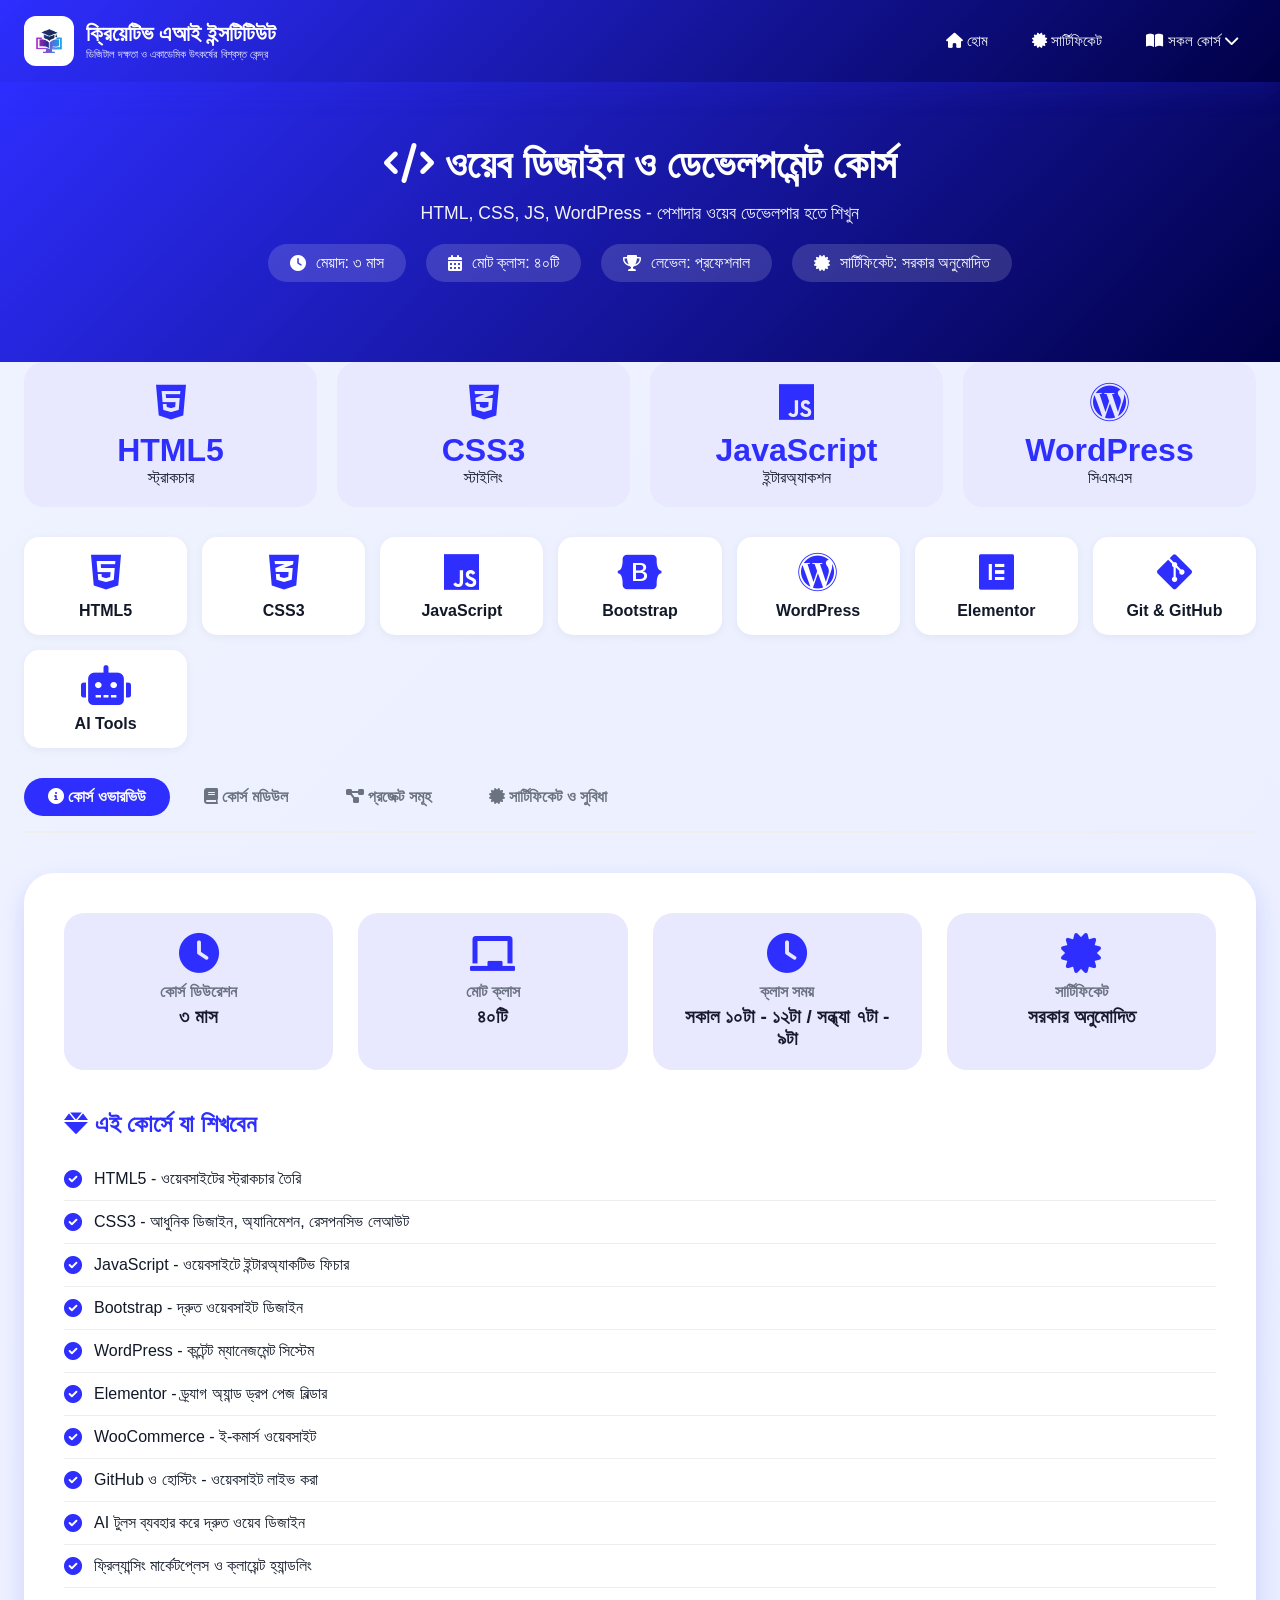
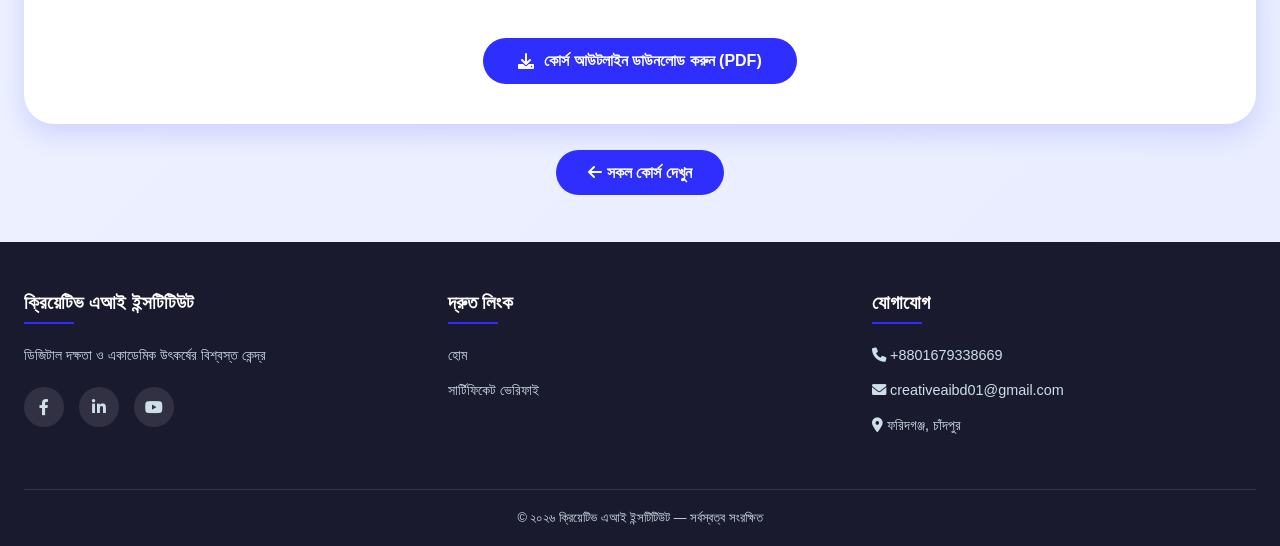
<file: course-details/web-development.html>
<!DOCTYPE html>
<html lang="bn">
<head>
    <meta charset="UTF-8">
    <meta name="viewport" content="width=device-width, initial-scale=1.0">
    <title>ওয়েব ডিজাইন ও ডেভেলপমেন্ট কোর্স | Creative AI Institute</title>
    <link rel="stylesheet" href="../assets/css/style.css">
    <link href="https://fonts.googleapis.com/css2?family=Hind+Siliguri:wght@300;400;500;600;700&display=swap" rel="stylesheet">
    <link rel="stylesheet" href="https://cdnjs.cloudflare.com/ajax/libs/font-awesome/6.0.0-beta3/css/all.min.css">
    <style>
        .module-card {
            background: white;
            border-radius: 20px;
            padding: 25px;
            margin-bottom: 30px;
            box-shadow: 0 5px 20px rgba(0,0,0,0.05);
            border-left: 4px solid var(--primary);
            transition: all 0.3s;
        }
        .module-card:hover {
            transform: translateX(5px);
            box-shadow: 0 10px 30px rgba(46,46,255,0.15);
        }
        .module-title {
            font-size: 1.5rem;
            font-weight: 700;
            color: var(--primary);
            margin-bottom: 20px;
            display: flex;
            align-items: center;
            gap: 12px;
            flex-wrap: wrap;
        }
        .module-title i {
            font-size: 2rem;
        }
        .class-grid {
            display: grid;
            grid-template-columns: repeat(auto-fill, minmax(260px, 1fr));
            gap: 12px;
            margin-top: 15px;
        }
        .class-item {
            background: var(--primary-light);
            padding: 10px 15px;
            border-radius: 10px;
            display: flex;
            align-items: center;
            gap: 10px;
            transition: all 0.3s;
            font-size: 0.9rem;
        }
        .class-item:hover {
            background: var(--primary);
            color: white;
            transform: translateY(-2px);
        }
        .class-item i {
            font-size: 14px;
            color: var(--primary);
        }
        .class-item:hover i {
            color: white;
        }
        .class-number {
            font-weight: 700;
            min-width: 65px;
        }
        .project-badge {
            display: inline-block;
            background: var(--primary-light);
            color: var(--primary);
            padding: 6px 14px;
            border-radius: 25px;
            font-size: 0.8rem;
            margin: 5px 6px 0 0;
            transition: all 0.3s;
        }
        .project-badge:hover {
            background: var(--primary);
            color: white;
            transform: translateY(-2px);
        }
        .info-bar {
            display: flex;
            flex-wrap: wrap;
            gap: 20px;
            justify-content: center;
            margin: 20px 0;
        }
        .info-item {
            background: rgba(255,255,255,0.15);
            padding: 10px 22px;
            border-radius: 40px;
            display: flex;
            align-items: center;
            gap: 10px;
        }
        .section-tab {
            display: flex;
            flex-wrap: wrap;
            gap: 10px;
            margin-bottom: 30px;
            border-bottom: 2px solid #eee;
            padding-bottom: 15px;
        }
        .tab-btn {
            background: none;
            border: none;
            padding: 10px 24px;
            cursor: pointer;
            font-weight: 600;
            color: var(--gray);
            transition: all 0.3s;
            border-radius: 40px;
            font-size: 1rem;
        }
        .tab-btn.active {
            background: var(--primary);
            color: white;
        }
        .tab-content {
            display: none;
            animation: fadeIn 0.4s ease;
        }
        .tab-content.active {
            display: block;
        }
        @keyframes fadeIn {
            from { opacity: 0; transform: translateY(15px); }
            to { opacity: 1; transform: translateY(0); }
        }
        .stat-grid {
            display: grid;
            grid-template-columns: repeat(auto-fit, minmax(180px, 1fr));
            gap: 20px;
            margin-bottom: 30px;
        }
        .stat-card {
            text-align: center;
            padding: 20px;
            background: var(--primary-light);
            border-radius: 20px;
        }
        .stat-card i {
            font-size: 40px;
            color: var(--primary);
            margin-bottom: 10px;
        }
        .stat-card h3 {
            font-size: 2rem;
            color: var(--primary);
        }
        .tech-stack {
            display: grid;
            grid-template-columns: repeat(auto-fit, minmax(150px, 1fr));
            gap: 15px;
            margin: 30px 0;
        }
        .tech-item {
            text-align: center;
            padding: 15px;
            background: white;
            border-radius: 15px;
            box-shadow: 0 2px 10px rgba(0,0,0,0.05);
            transition: all 0.3s;
        }
        .tech-item:hover {
            transform: translateY(-5px);
            box-shadow: 0 10px 20px rgba(46,46,255,0.15);
        }
        .tech-item i {
            font-size: 40px;
            color: var(--primary);
        }
        .tech-item span {
            display: block;
            margin-top: 10px;
            font-weight: 600;
        }
        .section-divider {
            text-align: center;
            margin: 30px 0;
            position: relative;
        }
        .section-divider span {
            background: var(--primary-light);
            padding: 8px 25px;
            border-radius: 30px;
            color: var(--primary);
            font-weight: 600;
        }
    </style>
</head>
<body>

<header class="main-header">
    <div class="container">
        <div class="header-content">
            <div class="logo" onclick="location.href='../index.html'">
                <img src="../image/logo.png" alt="Logo" class="logo-img" onerror="this.src='https://via.placeholder.com/50/2E2EFF/white?text=CAI'">
                <div class="logo-text">
                    <h1>ক্রিয়েটিভ এআই ইন্সটিটিউট</h1>
                    <p>ডিজিটাল দক্ষতা ও একাডেমিক উৎকর্ষের বিশ্বস্ত কেন্দ্র</p>
                </div>
            </div>
            <button class="hamburger" id="hamburger">
                <span></span>
                <span></span>
                <span></span>
            </button>
            <nav class="nav-menu" id="navMenu">
                <a href="../index.html"><i class="fas fa-home"></i> হোম</a>
                <a href="../certificate.html"><i class="fas fa-certificate"></i> সার্টিফিকেট</a>
                <div class="dropdown">
                    <button class="dropbtn"><i class="fas fa-book-open"></i> সকল কোর্স <i class="fas fa-chevron-down"></i></button>
                    <div class="dropdown-content">
                        <a href="kids-computer.html"><i class="fas fa-child"></i> কিডস কম্পিউটার</a>
                        <a href="basic-office.html"><i class="fas fa-laptop"></i> বেসিক অফিস</a>
                        <a href="professional-office.html"><i class="fas fa-chart-line"></i> প্রফেশনাল অফিস</a>
                        <a href="graphic-design.html"><i class="fas fa-palette"></i> গ্রাফিক্স ডিজাইন</a>
                        <a href="web-development.html"><i class="fas fa-code"></i> ওয়েব ডিজাইন ও ডেভেলপমেন্ট</a>
                        <a href="digital-marketing.html"><i class="fas fa-bullhorn"></i> ডিজিটাল মার্কেটিং</a>
                        <a href="professional-ai.html"><i class="fas fa-robot"></i> প্রফেশনাল এ.আই</a>
                        <a href="academic-coaching.html"><i class="fas fa-chalkboard-user"></i> একাডেমিক কোচিং</a>
                        <a href="hsc-ict.html"><i class="fas fa-book"></i> এইচএসসি আইসিটি</a>
                        <a href="hand-writing.html"><i class="fas fa-pen-fancy"></i> হ্যান্ড রাইটিং</a>
                    </div>
                </div>
            </nav>
        </div>
    </div>
</header>

<!-- কোর্স হিরো সেকশন -->
<section class="course-detail-hero">
    <div class="container">
        <h1><i class="fas fa-code"></i> ওয়েব ডিজাইন ও ডেভেলপমেন্ট কোর্স</h1>
        <p>HTML, CSS, JS, WordPress - পেশাদার ওয়েব ডেভেলপার হতে শিখুন</p>
        <div class="info-bar">
            <div class="info-item"><i class="fas fa-clock"></i> মেয়াদ: ৩ মাস</div>
            <div class="info-item"><i class="fas fa-calendar-alt"></i> মোট ক্লাস: ৪০টি</div>
            <div class="info-item"><i class="fas fa-trophy"></i> লেভেল: প্রফেশনাল</div>
            <div class="info-item"><i class="fas fa-certificate"></i> সার্টিফিকেট: সরকার অনুমোদিত</div>
        </div>
    </div>
</section>

<div class="container">
    <!-- স্ট্যাটিস্টিকস -->
    <div class="stat-grid">
        <div class="stat-card"><i class="fab fa-html5"></i><h3>HTML5</h3><p>স্ট্রাকচার</p></div>
        <div class="stat-card"><i class="fab fa-css3-alt"></i><h3>CSS3</h3><p>স্টাইলিং</p></div>
        <div class="stat-card"><i class="fab fa-js"></i><h3>JavaScript</h3><p>ইন্টারঅ্যাকশন</p></div>
        <div class="stat-card"><i class="fab fa-wordpress"></i><h3>WordPress</h3><p>সিএমএস</p></div>
    </div>

    <!-- টেক স্ট্যাক -->
    <div class="tech-stack">
        <div class="tech-item"><i class="fab fa-html5"></i><span>HTML5</span></div>
        <div class="tech-item"><i class="fab fa-css3-alt"></i><span>CSS3</span></div>
        <div class="tech-item"><i class="fab fa-js"></i><span>JavaScript</span></div>
        <div class="tech-item"><i class="fab fa-bootstrap"></i><span>Bootstrap</span></div>
        <div class="tech-item"><i class="fab fa-wordpress"></i><span>WordPress</span></div>
        <div class="tech-item"><i class="fab fa-elementor"></i><span>Elementor</span></div>
        <div class="tech-item"><i class="fab fa-git-alt"></i><span>Git & GitHub</span></div>
        <div class="tech-item"><i class="fas fa-robot"></i><span>AI Tools</span></div>
    </div>

    <!-- ট্যাব সেকশন -->
    <div class="section-tab">
        <button class="tab-btn active" onclick="showTab('overview')"><i class="fas fa-info-circle"></i> কোর্স ওভারভিউ</button>
        <button class="tab-btn" onclick="showTab('modules')"><i class="fas fa-book"></i> কোর্স মডিউল</button>
        <button class="tab-btn" onclick="showTab('projects')"><i class="fas fa-project-diagram"></i> প্রজেক্ট সমূহ</button>
        <button class="tab-btn" onclick="showTab('certificate')"><i class="fas fa-certificate"></i> সার্টিফিকেট ও সুবিধা</button>
    </div>

    <!-- ট্যাব 1: কোর্স ওভারভিউ -->
    <div id="overview" class="tab-content active">
        <div class="course-detail-card">
            <div class="course-overview">
                <div class="overview-item"><i class="fas fa-clock"></i><h4>কোর্স ডিউরেশন</h4><p>৩ মাস</p></div>
                <div class="overview-item"><i class="fas fa-chalkboard"></i><h4>মোট ক্লাস</h4><p>৪০টি</p></div>
                <div class="overview-item"><i class="fas fa-clock"></i><h4>ক্লাস সময়</h4><p>সকাল ১০টা - ১২টা / সন্ধ্যা ৭টা - ৯টা</p></div>
                <div class="overview-item"><i class="fas fa-certificate"></i><h4>সার্টিফিকেট</h4><p>সরকার অনুমোদিত</p></div>
            </div>
            
            <div class="course-benefits">
                <h3><i class="fas fa-gem"></i> এই কোর্সে যা শিখবেন</h3>
                <ul>
                    <li><i class="fas fa-check-circle"></i> HTML5 - ওয়েবসাইটের স্ট্রাকচার তৈরি</li>
                    <li><i class="fas fa-check-circle"></i> CSS3 - আধুনিক ডিজাইন, অ্যানিমেশন, রেসপনসিভ লেআউট</li>
                    <li><i class="fas fa-check-circle"></i> JavaScript - ওয়েবসাইটে ইন্টারঅ্যাকটিভ ফিচার</li>
                    <li><i class="fas fa-check-circle"></i> Bootstrap - দ্রুত ওয়েবসাইট ডিজাইন</li>
                    <li><i class="fas fa-check-circle"></i> WordPress - কন্টেন্ট ম্যানেজমেন্ট সিস্টেম</li>
                    <li><i class="fas fa-check-circle"></i> Elementor - ড্র্যাগ অ্যান্ড ড্রপ পেজ বিল্ডার</li>
                    <li><i class="fas fa-check-circle"></i> WooCommerce - ই-কমার্স ওয়েবসাইট</li>
                    <li><i class="fas fa-check-circle"></i> GitHub ও হোস্টিং - ওয়েবসাইট লাইভ করা</li>
                    <li><i class="fas fa-check-circle"></i> AI টুলস ব্যবহার করে দ্রুত ওয়েব ডিজাইন</li>
                    <li><i class="fas fa-check-circle"></i> ফ্রিল্যান্সিং মার্কেটপ্লেস ও ক্লায়েন্ট হ্যান্ডলিং</li>
                </ul>
            </div>

            <div style="text-align: center; margin-top: 30px;">
                <a href="#" onclick="downloadBrochure('web-development')" class="download-btn">
                    <i class="fas fa-download"></i> কোর্স আউটলাইন ডাউনলোড করুন (PDF)
                </a>
            </div>
        </div>
    </div>

    <!-- ট্যাব 2: কোর্স মডিউল -->
    <div id="modules" class="tab-content">
        <!-- মডিউল 1: ফ্রন্টএন্ড ডেভেলপমেন্ট -->
        <div class="module-card">
            <div class="module-title">
                <i class="fab fa-html5"></i>
                <span>মডিউল ১: ফ্রন্টএন্ড ডেভেলপমেন্ট (ক্লাস ০১-১২)</span>
            </div>
            <div class="class-grid">
                <div class="class-item"><i class="fas fa-play-circle"></i><span class="class-number">ক্লাস ০১</span> ওয়েব ডিজাইন পরিচিতি ও ক্যারিয়ার</div>
                <div class="class-item"><i class="fas fa-play-circle"></i><span class="class-number">ক্লাস ০২</span> ওয়েবসাইটের কার্যপদ্ধতি (ফ্রন্টএন্ড, ব্যাকএন্ড)</div>
                <div class="class-item"><i class="fas fa-play-circle"></i><span class="class-number">ক্লাস ০৩</span> HTML বেসিক (স্ট্রাকচার, ট্যাগ, এলিমেন্ট)</div>
                <div class="class-item"><i class="fas fa-play-circle"></i><span class="class-number">ক্লাস ০৪</span> HTML ফর্ম, টেবিল, মিডিয়া ও সিমেন্টিক লেআউট</div>
                <div class="class-item"><i class="fas fa-play-circle"></i><span class="class-number">ক্লাস ০৫</span> CSS বেসিক (সিলেক্টর, কালার, ফন্ট, বক্স মডেল)</div>
                <div class="class-item"><i class="fas fa-play-circle"></i><span class="class-number">ক্লাস ০৬</span> লেআউট ডিজাইন (Flexbox বেসিক)</div>
                <div class="class-item"><i class="fas fa-play-circle"></i><span class="class-number">ক্লাস ০৭</span> গ্রিড সিস্টেম ও রেসপনসিভ ডিজাইন</div>
                <div class="class-item"><i class="fas fa-play-circle"></i><span class="class-number">ক্লাস ০৮</span> অ্যাডভান্সড CSS (অ্যানিমেশন, হোভার, ট্রানজিশন)</div>
                <div class="class-item"><i class="fas fa-play-circle"></i><span class="class-number">ক্লাস ০৯</span> জাভাস্ক্রিপ্ট পরিচিতি (ভেরিয়েবল, ডাটা টাইপ)</div>
                <div class="class-item"><i class="fas fa-play-circle"></i><span class="class-number">ক্লাস ১০</span> ফাংশন, কন্ডিশন ও লুপ</div>
                <div class="class-item"><i class="fas fa-play-circle"></i><span class="class-number">ক্লাস ১১</span> DOM ম্যানিপুলেশন</div>
                <div class="class-item"><i class="fas fa-play-circle"></i><span class="class-number">ক্লাস ১২</span> ইভেন্ট ও মিনি প্রজেক্ট</div>
            </div>
        </div>

        <!-- মডিউল 2: বুটস্ট্র্যাপ ও AI টুলস -->
        <div class="module-card">
            <div class="module-title">
                <i class="fab fa-bootstrap"></i>
                <span>মডিউল ২: বুটস্ট্র্যাপ, গিটহাব ও AI টুলস (ক্লাস ১৩-২০)</span>
            </div>
            <div class="class-grid">
                <div class="class-item"><i class="fas fa-play-circle"></i><span class="class-number">ক্লাস ১৩</span> বুটস্ট্র্যাপ সেটআপ ও গ্রিড সিস্টেম</div>
                <div class="class-item"><i class="fas fa-play-circle"></i><span class="class-number">ক্লাস ১৪</span> বুটস্ট্র্যাপ কম্পোনেন্ট (নেভবার, কার্ড, বাটন)</div>
                <div class="class-item"><i class="fas fa-play-circle"></i><span class="class-number">ক্লাস ১৫</span> রেসপনসিভ ওয়েবসাইট ডিজাইন (বুটস্ট্র্যাপ)</div>
                <div class="class-item"><i class="fas fa-play-circle"></i><span class="class-number">ক্লাস ১৬</span> গিটহাব বেসিক (রিপোজিটরি, আপলোড)</div>
                <div class="class-item"><i class="fas fa-play-circle"></i><span class="class-number">ক্লাস ১৭</span> গিটহাব পেজেসে ওয়েবসাইট হোস্টিং</div>
                <div class="class-item"><i class="fas fa-play-circle"></i><span class="class-number">ক্লাস ১৮</span> ব্লগস্পট সেটআপ ও কাস্টমাইজেশন</div>
                <div class="class-item"><i class="fas fa-play-circle"></i><span class="class-number">ক্লাস ১৯</span> এআই ব্যবহার করে ওয়েব ডিজাইন</div>
                <div class="class-item"><i class="fas fa-play-circle"></i><span class="class-number">ক্লাস ২০</span> এআই অ্যাসিস্টেড ওয়েব ডিজাইন ওয়ার্কফ্লো</div>
            </div>
        </div>

        <!-- মডিউল 3: ওয়ার্ডপ্রেস বেসিক -->
        <div class="module-card">
            <div class="module-title">
                <i class="fab fa-wordpress"></i>
                <span>মডিউল ৩: ওয়ার্ডপ্রেস বেসিক (ক্লাস ২১-২৮)</span>
            </div>
            <div class="class-grid">
                <div class="class-item"><i class="fas fa-play-circle"></i><span class="class-number">ক্লাস ২১</span> WordPress পরিচিতি, হোস্টিং ও ইনস্টলেশন</div>
                <div class="class-item"><i class="fas fa-play-circle"></i><span class="class-number">ক্লাস ২২</span> WordPress ড্যাশবোর্ড, সেটিংস, পোস্ট ও পেজ</div>
                <div class="class-item"><i class="fas fa-play-circle"></i><span class="class-number">ক্লাস ২৩</span> থিম ইনস্টলেশন ও সেটআপ</div>
                <div class="class-item"><i class="fas fa-play-circle"></i><span class="class-number">ক্লাস ২৪</span> প্লাগইন ইনস্টলেশন ও বেসিক সেটআপ</div>
                <div class="class-item"><i class="fas fa-play-circle"></i><span class="class-number">ক্লাস ২৫</span> এলিমেন্টর পেজ বিল্ডার (বেসিক)</div>
                <div class="class-item"><i class="fas fa-play-circle"></i><span class="class-number">ক্লাস ২৬</span> পোর্টফোলিও ওয়েবসাইট ডিজাইন</div>
                <div class="class-item"><i class="fas fa-play-circle"></i><span class="class-number">ক্লাস ২৭</span> ব্লগ ওয়েবসাইট ডিজাইন</div>
                <div class="class-item"><i class="fas fa-play-circle"></i><span class="class-number">ক্লাস ২৮</span> নিউজপেপার / নিউজ ওয়েবসাইট ডিজাইন</div>
            </div>
        </div>

        <!-- মডিউল 4: ই-কমার্স ও অ্যাডভান্সড -->
        <div class="module-card">
            <div class="module-title">
                <i class="fas fa-shopping-cart"></i>
                <span>মডিউল ৪: ই-কমার্স ও অ্যাডভান্সড (ক্লাস ২৯-৩৬)</span>
            </div>
            <div class="class-grid">
                <div class="class-item"><i class="fas fa-play-circle"></i><span class="class-number">ক্লাস ২৯</span> ই-কমার্স ওয়েবসাইট (WooCommerce বেসিক)</div>
                <div class="class-item"><i class="fas fa-play-circle"></i><span class="class-number">ক্লাস ৩০</span> প্রোডাক্ট আপলোড ও পেমেন্ট সেটআপ</div>
                <div class="class-item"><i class="fas fa-play-circle"></i><span class="class-number">ক্লাস ৩১</span> স্পিড অপটিমাইজেশন ও সিকিউরিটি</div>
                <div class="class-item"><i class="fas fa-play-circle"></i><span class="class-number">ক্লাস ৩২</span> এসইও বেসিক (WordPress)</div>
                <div class="class-item"><i class="fas fa-play-circle"></i><span class="class-number">ক্লাস ৩৩</span> কমপ্লিট বিজনেস ওয়েবসাইট প্রজেক্ট</div>
                <div class="class-item"><i class="fas fa-play-circle"></i><span class="class-number">ক্লাস ৩৪</span> ক্লায়েন্ট পোর্টফোলিও ওয়েবসাইট প্রজেক্ট</div>
                <div class="class-item"><i class="fas fa-play-circle"></i><span class="class-number">ক্লাস ৩৫</span> ব্লগ + নিউজপেপার কম্বাইন্ড প্রজেক্ট</div>
                <div class="class-item"><i class="fas fa-play-circle"></i><span class="class-number">ক্লাস ৩৬</span> ফাইনাল ই-কমার্স ওয়েবসাইট প্রজেক্ট</div>
            </div>
        </div>

        <!-- মডিউল 5: ক্যারিয়ার গাইড -->
        <div class="module-card">
            <div class="module-title">
                <i class="fas fa-briefcase"></i>
                <span>মডিউল ৫: ক্যারিয়ার গাইড ও ফ্রিল্যান্সিং (ক্লাস ৩৭-৪০)</span>
            </div>
            <div class="class-grid">
                <div class="class-item"><i class="fas fa-play-circle"></i><span class="class-number">ক্লাস ৩৭</span> ক্যারিয়ার গাইড ও মার্কেটপ্লেস সেটআপ</div>
                <div class="class-item"><i class="fas fa-play-circle"></i><span class="class-number">ক্লাস ৩৮</span> পোর্টফোলিও ডেভেলপমেন্ট ও প্রজেক্ট ম্যানেজমেন্ট</div>
                <div class="class-item"><i class="fas fa-play-circle"></i><span class="class-number">ক্লাস ৩৯</span> ক্লায়েন্ট হ্যান্ডলিং ও অর্ডার ম্যানেজমেন্ট</div>
                <div class="class-item"><i class="fas fa-play-circle"></i><span class="class-number">ক্লাস ৪০</span> বাজেটিং, ফ্রিল্যান্সিং ওয়ার্কফ্লো ও ফাইনাল গাইডেন্স</div>
            </div>
        </div>
    </div>

    <!-- ট্যাব 3: প্রজেক্ট সমূহ -->
    <div id="projects" class="tab-content">
        <div class="course-detail-card">
            <h3 style="color: var(--primary); margin-bottom: 20px;"><i class="fas fa-tasks"></i> রিয়েল লাইফ প্রজেক্ট লিস্ট</h3>
            <div style="display: flex; flex-wrap: wrap; gap: 12px; margin-bottom: 30px;">
                <span class="project-badge">🌐 রেসপনসিভ ল্যান্ডিং পেজ</span>
                <span class="project-badge">📱 মোবাইল ফ্রেন্ডলি ওয়েবসাইট</span>
                <span class="project-badge">💼 পোর্টফোলিও ওয়েবসাইট</span>
                <span class="project-badge">📝 ব্লগ ওয়েবসাইট</span>
                <span class="project-badge">📰 নিউজপেপার ওয়েবসাইট</span>
                <span class="project-badge">🛍️ ই-কমার্স ওয়েবসাইট</span>
                <span class="project-badge">🏢 বিজনেস ওয়েবসাইট</span>
                <span class="project-badge">🎨 ক্লায়েন্ট পোর্টফোলিও</span>
                <span class="project-badge">📊 ব্লগ + নিউজ কম্বাইন্ড</span>
                <span class="project-badge">🛒 সম্পূর্ণ ই-কমার্স প্রজেক্ট</span>
            </div>
            
            <div class="section-divider"><span><i class="fas fa-rocket"></i> চূড়ান্ত প্রজেক্ট</span></div>
            <div style="background: var(--primary-light); padding: 20px; border-radius: 16px; margin-top: 20px;">
                <h4 style="color: var(--primary); margin-bottom: 10px;">ফাইনাল প্রজেক্ট:</h4>
                <p style="margin-bottom: 10px;">একটি সম্পূর্ণ <strong>প্রফেশনাল ওয়েবসাইট</strong> তৈরি করা (HTML, CSS, JS, Bootstrap + WordPress)</p>
                <ul>
                    <li><i class="fas fa-check-circle" style="color: var(--primary);"></i> লাইভ সার্ভারে হোস্টিং</li>
                    <li><i class="fas fa-check-circle" style="color: var(--primary);"></i> ক্লায়েন্ট প্রেজেন্টেশন</li>
                    <li><i class="fas fa-check-circle" style="color: var(--primary);"></i> পোর্টফোলিওতে যুক্ত করা</li>
                </ul>
            </div>
        </div>
    </div>

    <!-- ট্যাব 4: সার্টিফিকেট ও সুবিধা -->
    <div id="certificate" class="tab-content">
        <div class="course-detail-card">
            <div class="course-benefits">
                <h3><i class="fas fa-certificate"></i> কোর্স শেষে যা পাবেন</h3>
                <ul>
                    <li><i class="fas fa-check-circle"></i> সরকার অনুমোদিত সার্টিফিকেট</li>
                    <li><i class="fas fa-check-circle"></i> প্রফেশনাল পোর্টফোলিও (লাইভ প্রজেক্ট)</li>
                    <li><i class="fas fa-check-circle"></i> ফ্রিল্যান্সিং মার্কেটপ্লেসে একাউন্ট তৈরি</li>
                    <li><i class="fas fa-check-circle"></i> লাইভ প্রজেক্টে কাজ করার অভিজ্ঞতা</li>
                    <li><i class="fas fa-check-circle"></i> ক্যারিয়ার গাইডলাইন ও জব প্লেসমেন্ট সাপোর্ট</li>
                    <li><i class="fas fa-check-circle"></i> GitHub প্রোফাইল তৈরি ও প্রজেক্ট আপলোড</li>
                    <li><i class="fas fa-check-circle"></i> লাইভ ওয়েবসাইট হোস্টিং জ্ঞান</li>
                </ul>
            </div>
        </div>
    </div>

    <!-- ব্যাক টু হোম বাটন -->
    <div style="text-align: center; margin: 40px 0;">
        <a href="../index.html" class="btn-primary" style="text-decoration: none;"><i class="fas fa-arrow-left"></i> সকল কোর্স দেখুন</a>
    </div>
</div>

<footer class="main-footer">
    <div class="container">
        <div class="footer-content">
            <div class="footer-col">
                <h3>ক্রিয়েটিভ এআই ইন্সটিটিউট</h3>
                <p>ডিজিটাল দক্ষতা ও একাডেমিক উৎকর্ষের বিশ্বস্ত কেন্দ্র</p>
                <div class="social-links-footer">
                    <a href="#"><i class="fab fa-facebook-f"></i></a>
                    <a href="#"><i class="fab fa-linkedin-in"></i></a>
                    <a href="#"><i class="fab fa-youtube"></i></a>
                </div>
            </div>
            <div class="footer-col">
                <h3>দ্রুত লিংক</h3>
                <p><a href="../index.html">হোম</a></p>
                <p><a href="../certificate.html">সার্টিফিকেট ভেরিফাই</a></p>
            </div>
            <div class="footer-col">
                <h3>যোগাযোগ</h3>
                <p><i class="fas fa-phone"></i> +8801679338669</p>
                <p><i class="fas fa-envelope"></i> creativeaibd01@gmail.com</p>
                <p><i class="fas fa-map-marker-alt"></i> ফরিদগঞ্জ, চাঁদপুর</p>
            </div>
        </div>
        <div class="footer-bottom">
            <p>© ২০২৬ ক্রিয়েটিভ এআই ইন্সটিটিউট — সর্বস্বত্ব সংরক্ষিত</p>
        </div>
    </div>
</footer>

<script src="../assets/js/main.js"></script>
<script>
    function showTab(tabId) {
        document.querySelectorAll('.tab-content').forEach(tab => {
            tab.classList.remove('active');
        });
        document.querySelectorAll('.tab-btn').forEach(btn => {
            btn.classList.remove('active');
        });
        document.getElementById(tabId).classList.add('active');
        event.target.classList.add('active');
    }
</script>
</body>
</html>
</file>
<file: assets/css/style.css>
/* assets/css/style.css */
@import url('https://fonts.maateen.me/solaiman-lipi/font.css');
:root {
    /* ব্লু থিম কালার */
    --primary: #2E2EFF;
    --primary-dark: #000047;
    --primary-light: #E8E8FF;
    --primary-gradient: linear-gradient(135deg, #2E2EFF 0%, #000047 100%);
    --secondary: #1a1a2e;
    --success: #10b981;
    --error: #ef4444;
    --warning: #f59e0b;
    --gray: #6b7280;
    --light: #f9fafb;
    --white: #ffffff;
    --dark: #111827;
    --shadow-sm: 0 2px 8px rgba(46,46,255,0.1);
    --shadow-md: 0 10px 25px rgba(46,46,255,0.15);
    --shadow-lg: 0 20px 40px rgba(46,46,255,0.2);
    --shadow-primary: 0 10px 25px rgba(46,46,255,0.3);
}

* {
    margin: 0;
    padding: 0;
    box-sizing: border-box;
}

body {
    font-family: 'SolaimanLipi', sans-serif;
    background: linear-gradient(135deg, #f0f4ff 0%, #e8ecff 100%);
    min-height: 100vh;
    color: var(--dark);
    overflow-x: hidden;
}

.container {
    max-width: 1280px;
    margin: 0 auto;
    padding: 0 24px;
}

/* ========== HEADER & NAVIGATION ========== */
.main-header {
    background: var(--primary-gradient);
    color: white;
    padding: 16px 0;
    position: sticky;
    top: 0;
    z-index: 1000;
    box-shadow: var(--shadow-md);
}

.header-content {
    display: flex;
    justify-content: space-between;
    align-items: center;
}

.logo {
    display: flex;
    align-items: center;
    gap: 12px;
    cursor: pointer;
}

.logo-img {
    width: 50px;
    height: 50px;
    object-fit: contain;
    border-radius: 12px;
    background: white;
    padding: 5px;
    transition: transform 0.3s;
}

.logo:hover .logo-img {
    transform: scale(1.05);
}

.logo-text h1 {
    font-size: 1.4rem;
    font-weight: 800;
    line-height: 1.2;
}

.logo-text p {
    font-size: 0.7rem;
    opacity: 0.9;
}

/* Desktop Navigation */
.nav-menu {
    display: flex;
    gap: 8px;
    align-items: center;
}

.nav-menu > a {
    color: white;
    text-decoration: none;
    font-weight: 500;
    padding: 10px 18px;
    border-radius: 40px;
    transition: all 0.3s;
    font-size: 0.95rem;
}

.nav-menu > a:hover, .nav-menu > a.active {
    background: rgba(255,255,255,0.2);
    transform: translateY(-2px);
}

/* Dropdown Menu */
.dropdown {
    position: relative;
    display: inline-block;
}

.dropbtn {
    color: white;
    text-decoration: none;
    font-weight: 500;
    padding: 10px 18px;
    border-radius: 40px;
    transition: all 0.3s;
    font-size: 0.95rem;
    display: inline-block;
    cursor: pointer;
    background: transparent;
    border: none;
}

.dropbtn:hover, .dropbtn.active {
    background: rgba(255,255,255,0.2);
    transform: translateY(-2px);
}

.dropdown-content {
    display: none;
    position: absolute;
    top: 45px;
    left: 0;
    background: white;
    min-width: 260px;
    box-shadow: var(--shadow-lg);
    border-radius: 16px;
    z-index: 1001;
    overflow: hidden;
    animation: fadeIn 0.3s ease;
}

@keyframes fadeIn {
    from { opacity: 0; transform: translateY(-10px); }
    to { opacity: 1; transform: translateY(0); }
}

.dropdown-content a {
    color: var(--secondary);
    padding: 12px 20px;
    text-decoration: none;
    display: flex;
    align-items: center;
    gap: 12px;
    transition: all 0.2s;
    border-bottom: 1px solid #f0f0f0;
    font-size: 0.9rem;
}

.dropdown-content a i {
    width: 24px;
    color: var(--primary);
}

.dropdown-content a:hover {
    background: var(--primary-light);
    color: var(--primary);
    padding-left: 25px;
}

.dropdown:hover .dropdown-content {
    display: block;
}

/* Hamburger Menu */
.hamburger {
    display: none;
    flex-direction: column;
    cursor: pointer;
    background: none;
    border: none;
    padding: 8px;
    border-radius: 8px;
    transition: all 0.3s;
}

.hamburger:hover {
    background: rgba(255,255,255,0.15);
}

.hamburger span {
    width: 28px;
    height: 3px;
    background: white;
    margin: 4px 0;
    transition: 0.3s;
    border-radius: 3px;
}

.hamburger.active span:nth-child(1) {
    transform: rotate(45deg) translate(8px, 6px);
}

.hamburger.active span:nth-child(2) {
    opacity: 0;
}

.hamburger.active span:nth-child(3) {
    transform: rotate(-45deg) translate(9px, -7px);
}

/* Mobile Menu */
@media (max-width: 992px) {
    .hamburger {
        display: flex;
    }
    
    .nav-menu {
        position: fixed;
        top: 85px;
        left: -100%;
        width: 85%;
        max-width: 350px;
        height: calc(100vh - 85px);
        background: var(--secondary);
        flex-direction: column;
        padding: 20px 0;
        transition: 0.4s ease-in-out;
        box-shadow: var(--shadow-lg);
        border-radius: 0 20px 20px 0;
        gap: 5px;
        z-index: 999;
        overflow-y: auto;
    }
    
    .nav-menu.active {
        left: 0;
    }
    
    .nav-menu > a,
    .dropdown {
        width: 100%;
    }
    
    .dropbtn {
        width: 100%;
        padding: 14px 25px;
        border-radius: 0;
        text-align: left;
    }
    
    .dropdown-content {
        position: static;
        width: 100%;
        box-shadow: none;
        background: rgba(255,255,255,0.1);
        margin-top: 0;
        border-radius: 0;
        max-height: 0;
        overflow: hidden;
        transition: max-height 0.3s ease;
    }
    
    .dropdown-content a {
        color: white;
        padding: 12px 25px 12px 45px;
    }
    
    .dropdown-content a i {
        color: white;
    }
    
    .dropdown-content a:hover {
        background: rgba(255,255,255,0.15);
        color: white;
    }
    
    .dropdown.active .dropdown-content {
        display: block;
        max-height: 500px;
    }
    
    .logo-text h1 {
        font-size: 1rem;
    }
    
    .logo-img {
        width: 40px;
        height: 40px;
    }
}

/* ========== HERO SECTION ========== */
.hero-section {
    text-align: center;
    padding: 70px 20px;
    background: var(--primary-gradient);
    color: white;
    border-radius: 0 0 60px 60px;
    margin-bottom: 50px;
    position: relative;
    overflow: hidden;
}

.hero-section::before {
    content: "🎓";
    font-size: 220px;
    opacity: 0.06;
    position: absolute;
    bottom: -40px;
    right: -30px;
    pointer-events: none;
}

.hero-logo {
    width: 100px;
    height: 100px;
    background: white;
    border-radius: 30px;
    display: flex;
    align-items: center;
    justify-content: center;
    margin: 0 auto 20px;
    animation: bounce 2s infinite;
    box-shadow: 0 10px 30px rgba(0,0,0,0.2);
}

.hero-logo img {
    width: 80px;
    height: 80px;
    object-fit: contain;
}

@keyframes bounce {
    0%, 100% { transform: translateY(0); }
    50% { transform: translateY(-10px); }
}

.hero-section h1 {
    font-size: 2.8rem;
    margin-bottom: 16px;
    animation: fadeSlideUp 0.6s ease-out;
}

.hero-section p {
    font-size: 1.2rem;
    opacity: 0.95;
    max-width: 700px;
    margin: 0 auto;
    animation: fadeSlideUp 0.6s ease-out 0.1s backwards;
}

.hero-buttons {
    margin-top: 35px;
    display: flex;
    gap: 18px;
    justify-content: center;
    flex-wrap: wrap;
    animation: fadeSlideUp 0.6s ease-out 0.2s backwards;
}

@keyframes fadeSlideUp {
    from {
        opacity: 0;
        transform: translateY(30px);
    }
    to {
        opacity: 1;
        transform: translateY(0);
    }
}

/* ========== FOOTER ========== */
.main-footer {
    background: var(--secondary);
    color: #cddfe7;
    margin-top: 60px;
    padding: 50px 0 20px;

}

.footer-content {
    display: grid;
    grid-template-columns: repeat(auto-fit, minmax(250px, 1fr));
    gap: 40px;
    margin-bottom: 40px;
}

.footer-col h3 {
    color: white;
    margin-bottom: 20px;
    font-size: 1.2rem;
    position: relative;
    padding-bottom: 10px;
}

.footer-col h3::after {
    content: '';
    position: absolute;
    bottom: 0;
    left: 0;
    width: 50px;
    height: 2px;
    background: var(--primary);
}

.footer-col p {
    margin-bottom: 12px;
    line-height: 1.6;
    font-size: 0.9rem;
}

.footer-col a {
    color: #cddfe7;
    text-decoration: none;
    transition: color 0.3s;
}

.footer-col a:hover {
    color: var(--white);
}

.footer-course-links {
    display: grid;
    grid-template-columns: repeat(2, 1fr);
    gap: 8px;
}

.footer-course-links a {
    font-size: 0.85rem;
}

.social-links-footer {
    display: flex;
    gap: 15px;
    margin-top: 20px;
}

.social-links-footer a {
    width: 40px;
    height: 40px;
    background: rgba(255,255,255,0.1);
    border-radius: 50%;
    display: flex;
    align-items: center;
    justify-content: center;
    transition: all 0.3s;
}

.social-links-footer a:hover {
    background: var(--primary);
    transform: translateY(-3px);
}

.footer-bottom {
    text-align: center;
    padding-top: 20px;
    border-top: 1px solid rgba(255,255,255,0.1);
    font-size: 0.8rem;
}

/* ========== SECTION TITLE ========== */
.section-title {
    font-size: 2rem;
    font-weight: 800;
    color: var(--secondary);
    text-align: center;
    margin: 50px 0 30px;
    position: relative;
}

.section-title:after {
    content: '';
    position: absolute;
    bottom: -12px;
    left: 50%;
    transform: translateX(-50%);
    width: 80px;
    height: 4px;
    background: var(--primary);
    border-radius: 4px;
}

/* ========== COURSE GRID ========== */
.courses-grid {
    display: grid;
    grid-template-columns: repeat(auto-fill, minmax(300px, 1fr));
    gap: 30px;
    margin: 30px 0;
}

.course-card {
    background: white;
    border-radius: 24px;
    padding: 30px 25px;
    transition: all 0.35s cubic-bezier(0.2, 0.9, 0.4, 1.1);
    box-shadow: var(--shadow-sm);
    border: 1px solid #dce3ff;
    text-align: center;
    cursor: pointer;
}

.course-card:hover {
    transform: translateY(-10px);
    box-shadow: 0 25px 40px rgba(46,46,255,0.2);
    border-color: var(--primary);
}

.course-icon {
    background: var(--primary-light);
    width: 80px;
    height: 80px;
    line-height: 80px;
    text-align: center;
    border-radius: 50%;
    font-size: 38px;
    margin: 0 auto 20px;
    transition: 0.3s;
    color: var(--primary);
}

.course-card:hover .course-icon {
    background: var(--primary);
    color: white;
    transform: scale(1.05);
}

.course-card h3 {
    font-size: 1.3rem;
    font-weight: 700;
    margin-bottom: 12px;
    color: var(--secondary);
}

.course-card p {
    font-size: 0.9rem;
    color: var(--gray);
    margin-bottom: 20px;
}

.btn-details {
    background: transparent;
    border: 2px solid var(--primary);
    color: var(--primary);
    padding: 10px 25px;
    border-radius: 40px;
    font-weight: 600;
    cursor: pointer;
    transition: all 0.3s;
    font-family: inherit;
}

.course-card:hover .btn-details {
    background: var(--primary);
    color: white;
}

/* ========== FEATURES GRID ========== */
.features-grid {
    display: flex;
    flex-wrap: wrap;
    gap: 20px;
    margin: 30px 0 40px;
}

.feature-item {
    flex: 1 1 280px;
    background: white;
    padding: 22px 20px;
    border-radius: 20px;
    display: flex;
    align-items: center;
    gap: 15px;
    transition: 0.25s;
    box-shadow: var(--shadow-sm);
    border: 1px solid #dce3ff;
}

.feature-item i {
    font-size: 30px;
    color: var(--primary);
    background: var(--primary-light);
    padding: 12px;
    border-radius: 16px;
}

.feature-item span {
    font-weight: 600;
    font-size: 0.95rem;
}

/* ========== TEAM SECTION ========== */
.team-grid {
    display: grid;
    grid-template-columns: repeat(auto-fit, minmax(280px, 1fr));
    gap: 30px;
    margin: 40px 0;
}

.team-card {
    background: white;
    border-radius: 24px;
    overflow: hidden;
    text-align: center;
    transition: all 0.3s;
    box-shadow: var(--shadow-md);
}

.team-card:hover {
    transform: translateY(-10px);
    box-shadow: 0 20px 40px rgba(46,46,255,0.15);
}

.team-image {
    width: 150px;
    height: 150px;
    border-radius: 50%;
    object-fit: cover;
    margin: 30px auto 15px;
    border: 4px solid var(--primary);
    display: block;
}

.team-card h3 {
    font-size: 1.3rem;
    color: var(--secondary);
    margin-bottom: 5px;
}

.team-card .designation {
    color: var(--primary);
    font-weight: 600;
    margin-bottom: 15px;
}

.team-social {
    display: flex;
    justify-content: center;
    gap: 15px;
    padding: 15px 0 25px;
}

.team-social a {
    width: 40px;
    height: 40px;
    border-radius: 50%;
    background: var(--primary-light);
    color: var(--primary);
    display: flex;
    align-items: center;
    justify-content: center;
    text-decoration: none;
    transition: all 0.3s;
}

.team-social a:hover {
    background: var(--primary);
    color: white;
    transform: translateY(-3px);
}

/* ========== CONTACT SECTION ========== */
.contact-info {
    background: var(--secondary);
    border-radius: 30px;
    padding: 40px;
    color: white;
    margin: 40px 0;
    text-align: center;
}

.contact-info h3 {
    font-size: 1.8rem;
    margin-bottom: 20px;
}

.contact-details {
    display: flex;
    flex-wrap: wrap;
    justify-content: center;
    gap: 20px;
    margin: 20px 0;
}

.contact-details div {
    display: flex;
    align-items: center;
    gap: 10px;
    background: rgba(255,255,255,0.1);
    padding: 12px 24px;
    border-radius: 50px;
}

.contact-details i {
    font-size: 18px;
}

/* ========== BUTTONS ========== */
.btn {
    padding: 14px 32px;
    border: none;
    border-radius: 50px;
    font-weight: 600;
    cursor: pointer;
    transition: all 0.3s;
    text-decoration: none;
    display: inline-block;
    font-family: inherit;
}

.btn-primary {
    background: var(--primary);
    color: white;
    border: none;
    padding: 14px 32px;
    border-radius: 50px;
    font-weight: 600;
    cursor: pointer;
    transition: all 0.3s;
}

.btn-primary:hover {
    background: var(--primary-dark);
    transform: translateY(-2px);
    box-shadow: var(--shadow-primary);
}

/* ========== CERTIFICATE PAGE ========== */
.card {
    background: white;
    border-radius: 24px;
    padding: 32px;
    box-shadow: var(--shadow-md);
    margin-bottom: 30px;
}

.form-group {
    margin-bottom: 24px;
}

label {
    display: block;
    margin-bottom: 8px;
    font-weight: 600;
    color: var(--secondary);
}

input, select {
    width: 100%;
    padding: 14px 16px;
    border: 2px solid #e5e7eb;
    border-radius: 12px;
    font-size: 1rem;
    transition: all 0.3s;
    font-family: inherit;
}

input:focus, select:focus {
    outline: none;
    border-color: var(--primary);
    box-shadow: 0 0 0 3px rgba(46,46,255,0.1);
}

.certificate-result {
    background: linear-gradient(135deg, #e0e7ff 0%, #c7d2fe 100%);
    border-radius: 20px;
    padding: 30px;
    margin-top: 30px;
    display: none;
    animation: slideIn 0.5s ease-out;
}

@keyframes slideIn {
    from {
        opacity: 0;
        transform: translateY(30px);
    }
    to {
        opacity: 1;
        transform: translateY(0);
    }
}

.certificate-header {
    text-align: center;
    margin-bottom: 24px;
    padding-bottom: 16px;
    border-bottom: 2px dashed var(--primary);
}

.certificate-details {
    display: grid;
    grid-template-columns: repeat(auto-fit, minmax(250px, 1fr));
    gap: 20px;
}

.detail-item {
    background: white;
    padding: 16px;
    border-radius: 12px;
}

.detail-label {
    font-weight: 600;
    color: var(--gray);
    font-size: 0.85rem;
    text-transform: uppercase;
}

.detail-value {
    font-size: 1.1rem;
    font-weight: 700;
    color: var(--secondary);
    margin-top: 8px;
}

.status-badge {
    display: inline-block;
    background: var(--success);
    color: white;
    padding: 4px 12px;
    border-radius: 20px;
    font-size: 0.85rem;
}

.alert {
    padding: 16px 20px;
    border-radius: 12px;
    margin-bottom: 20px;
    display: none;
}

.alert.success {
    background: #d1fae5;
    color: #065f46;
    border-left: 4px solid var(--success);
    display: block;
}

.alert.error {
    background: #fee2e2;
    color: #991b1b;
    border-left: 4px solid var(--error);
    display: block;
}

/* ========== COURSE DETAILS PAGE ========== */
.course-detail-hero {
    background: var(--primary-gradient);
    color: white;
    padding: 60px 0;
    text-align: center;
}

.course-detail-hero h1 {
    font-size: 2.5rem;
    margin-bottom: 15px;
}

.course-detail-hero p {
    font-size: 1.1rem;
    opacity: 0.95;
}

.course-detail-card {
    background: white;
    border-radius: 30px;
    padding: 40px;
    margin: 40px 0;
    box-shadow: var(--shadow-md);
}

.course-overview {
    display: grid;
    grid-template-columns: repeat(auto-fit, minmax(200px, 1fr));
    gap: 25px;
    margin-bottom: 40px;
}

.overview-item {
    text-align: center;
    padding: 20px;
    background: var(--primary-light);
    border-radius: 20px;
}

.overview-item i {
    font-size: 40px;
    color: var(--primary);
    margin-bottom: 10px;
}

.overview-item h4 {
    font-size: 1rem;
    color: var(--gray);
    margin-bottom: 5px;
}

.overview-item p {
    font-size: 1.2rem;
    font-weight: 700;
    color: var(--secondary);
}

.course-modules, .course-benefits {
    margin: 30px 0;
}

.course-modules h3, .course-benefits h3 {
    color: var(--primary);
    margin-bottom: 20px;
    font-size: 1.5rem;
}

.course-modules ul, .course-benefits ul {
    list-style: none;
    padding: 0;
}

.course-modules li, .course-benefits li {
    padding: 12px 0;
    border-bottom: 1px solid #eee;
    display: flex;
    align-items: center;
    gap: 12px;
}

.course-modules li i, .course-benefits li i {
    color: var(--primary);
    font-size: 18px;
}

.download-btn {
    display: inline-flex;
    align-items: center;
    gap: 10px;
    background: var(--primary);
    color: white;
    padding: 14px 35px;
    border-radius: 50px;
    text-decoration: none;
    font-weight: 600;
    transition: all 0.3s;
    margin-top: 20px;
    font-family: inherit;
}

.download-btn:hover {
    background: var(--primary-dark);
    transform: translateY(-3px);
    box-shadow: var(--shadow-primary);
}

/* ========== ADMIN TABLE ========== */
.table-container {
    overflow-x: auto;
}

table {
    width: 100%;
    border-collapse: collapse;
}

th, td {
    padding: 12px;
    text-align: left;
    border-bottom: 1px solid #e5e7eb;
}

th {
    background: var(--primary);
    color: white;
}

.delete-btn {
    background: var(--error);
    color: white;
    border: none;
    padding: 6px 12px;
    border-radius: 8px;
    cursor: pointer;
    font-family: inherit;
}

.delete-btn:hover {
    background: #dc2626;
    transform: translateY(-2px);
}

/* ========== RESPONSIVE ========== */
@media (max-width: 768px) {
    .hero-section h1 {
        font-size: 1.8rem;
    }
    
    .section-title {
        font-size: 1.5rem;
    }
    
    .card {
        padding: 20px;
    }
    
    .course-detail-hero h1 {
        font-size: 1.5rem;
    }
    
    .course-detail-card {
        padding: 25px;
    }
    
    .contact-details {
        flex-direction: column;
        align-items: center;
    }
    
    .footer-course-links {
        grid-template-columns: 1fr;
    }
    
    .certificate-details {
        grid-template-columns: 1fr;
    }
}
</file>
